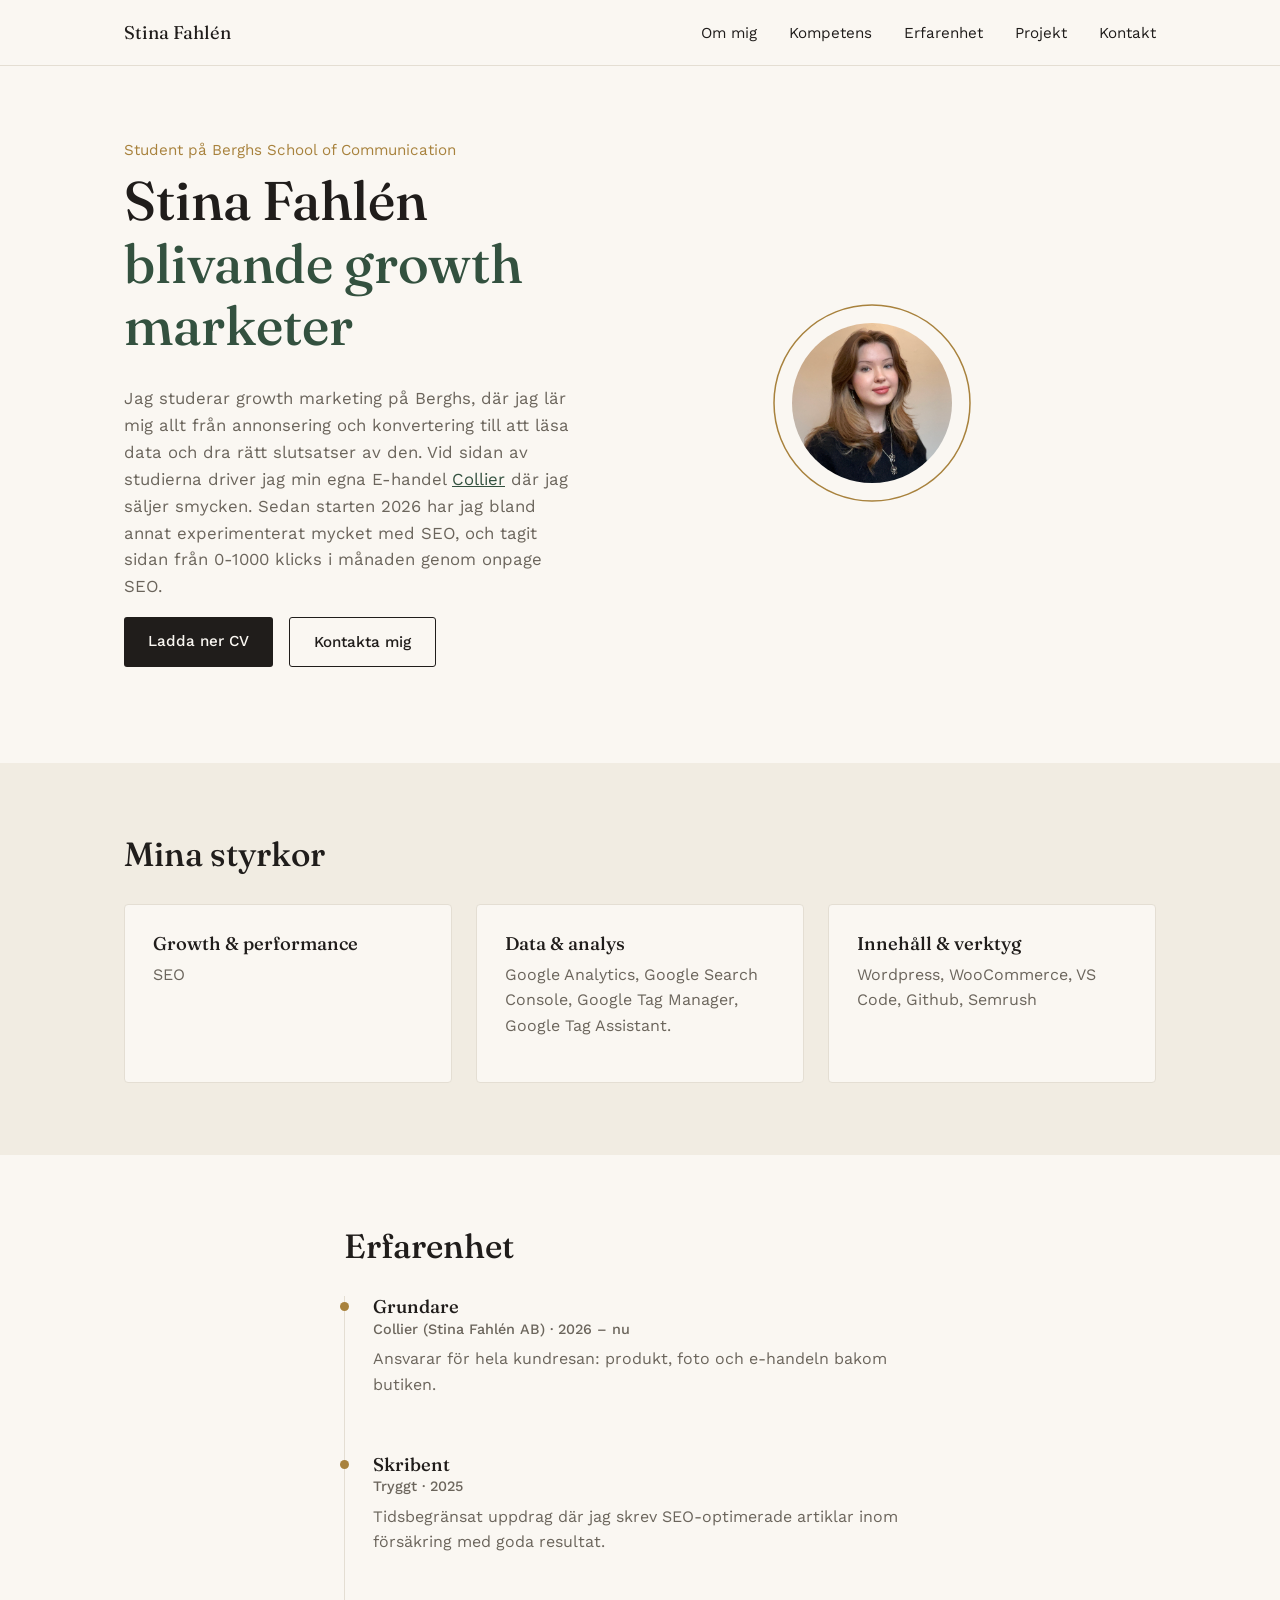
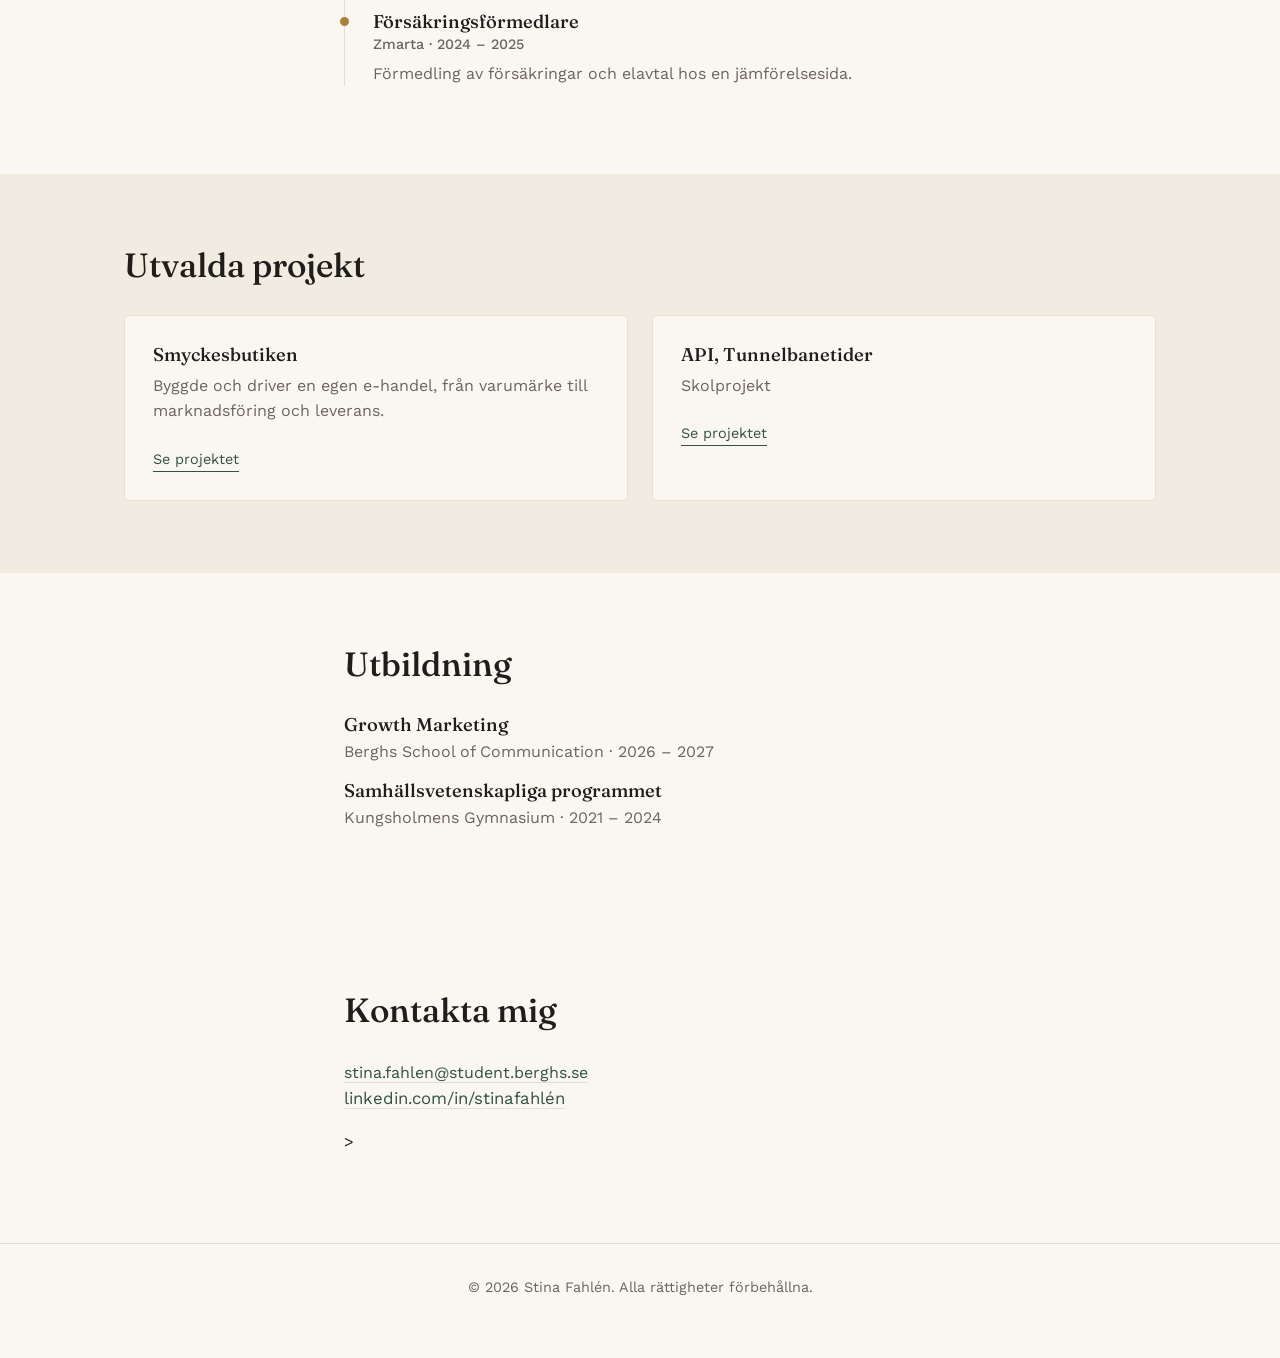
<file: index.html>
<!doctype html>
<html lang="sv">
  <head>
    <!-- Google Tag Manager -->
    <script>
      (function (w, d, s, l, i) {
        w[l] = w[l] || [];
        w[l].push({ "gtm.start": new Date().getTime(), event: "gtm.js" });
        var f = d.getElementsByTagName(s)[0],
          j = d.createElement(s),
          dl = l != "dataLayer" ? "&l=" + l : "";
        j.async = true;
        j.src = "https://www.googletagmanager.com/gtm.js?id=" + i + dl;
        f.parentNode.insertBefore(j, f);
      })(window, document, "script", "dataLayer", "GTM-NWSLXTLX");
    </script>
    <!-- End Google Tag Manager -->
    <meta charset="UTF-8" />
    <meta name="viewport" content="width=device-width, initial-scale=1.0" />
    <title>Stina Fahlén | Growth marketer</title>
    <link rel="preconnect" href="https://fonts.googleapis.com" />
    <link rel="preconnect" href="https://fonts.gstatic.com" crossorigin />
    <link
      href="https://fonts.googleapis.com/css2?family=Fraunces:opsz,wght@9..144,400;9..144,500;9..144,600&family=Work+Sans:wght@400;500;600&display=swap"
      rel="stylesheet"
    />
    <link rel="stylesheet" href="style.css" />
  </head>

  <body>
    <!-- Google Tag Manager (noscript) -->
    <noscript
      ><iframe
        src="https://www.googletagmanager.com/ns.html?id=GTM-NWSLXTLX"
        height="0"
        width="0"
        style="display: none; visibility: hidden"
      ></iframe
    ></noscript>
    <!-- End Google Tag Manager (noscript) -->

    <!-- Header -->
    <header class="site-header">
      <nav class="navbar">
        <a href="#top" class="logo">Stina Fahlén</a>

        <button
          class="nav-toggle"
          id="navToggle"
          aria-expanded="false"
          aria-controls="navLinks"
          aria-label="Öppna meny"
        >
          <span></span>
          <span></span>
          <span></span>
        </button>

        <ul class="nav-links" id="navLinks">
          <li><a href="#about">Om mig</a></li>
          <li><a href="#skills">Kompetens</a></li>
          <li><a href="#experience">Erfarenhet</a></li>
          <li><a href="#projects">Projekt</a></li>
          <li><a href="#contact">Kontakt</a></li>
        </ul>
      </nav>
    </header>

    <!-- Hero Section -->
    <section id="top" class="hero">
      <div class="hero-content">
        <p class="hero-kicker">Student på Berghs School of Communication</p>
        <h1>
          Stina Fahlén<br />
          <span>blivande growth marketer</span>
        </h1>

        <p class="hero-text">
          Jag studerar growth marketing på Berghs, där jag lär mig allt från
          annonsering och konvertering till att läsa data och dra rätt
          slutsatser av den. Vid sidan av studierna driver jag min egna E-handel
          <a href="https://collier.se/" id="collier-link">Collier</a> <script>
  document
    .getElementById("collier-link")
    .addEventListener("click", function () {
      window.dataLayer = window.dataLayer || [];
      dataLayer.push({
        event: "collier_click",
      });
    });
</script>
där jag säljer smycken.
          Sedan starten 2026 har jag bland annat experimenterat mycket med SEO,
          och tagit sidan från 0-1000 klicks i månaden genom onpage SEO.
        </p>

        <div class="hero-buttons">
          <a href="#" class="btn">Ladda ner CV</a>
          <a href="#contact" class="btn-outline">Kontakta mig</a>
        </div>
      </div>

     <div class="profile-image">
  <svg
    class="hero-motif"
    viewBox="0 0 220 220"
    aria-hidden="true"
    focusable="false"
  >
    <circle
      cx="110"
      cy="110"
      r="98"
      fill="none"
      stroke="var(--brass)"
      stroke-width="1.5"
    />
  </svg>
  <img src="min-bild.jpg" alt="Porträtt av Stina Fahlén" />
</div>
    </section>

    <!-- Skills Section -->
    <section id="skills" class="section alt">
      <div class="section-inner">
        <h2>Mina styrkor</h2>

        <div class="cards">
          <div class="card">
            <h3>Growth &amp; performance</h3>
            <p>SEO</p>
          </div>

          <div class="card">
            <h3>Data &amp; analys</h3>
            <p>
              Google Analytics, Google Search Console, Google Tag Manager,
              Google Tag Assistant.
            </p>
          </div>

          <div class="card">
            <h3>Innehåll &amp; verktyg</h3>
            <p>Wordpress, WooCommerce, VS Code, Github, Semrush</p>
          </div>
        </div>
      </div>
    </section>

    <!-- Experience Section -->
    <section id="experience" class="section">
      <div class="section-inner narrow">
        <h2>Erfarenhet</h2>

        <div class="timeline">
          <div class="timeline-item">
            <span class="timeline-dot" aria-hidden="true"></span>
            <h3>Grundare</h3>
            <h4>Collier (Stina Fahlén AB) &middot; 2026 – nu</h4>
            <p>
              Ansvarar för hela kundresan: produkt, foto och e-handeln bakom
              butiken.
            </p>
          </div>

          <div class="timeline-item">
            <span class="timeline-dot" aria-hidden="true"></span>
            <h3>Skribent</h3>
            <h4>Tryggt &middot; 2025</h4>
            <p>
              Tidsbegränsat uppdrag där jag skrev SEO-optimerade artiklar inom
              försäkring med goda resultat.
            </p>
          </div>

          <div class="timeline-item">
            <span class="timeline-dot" aria-hidden="true"></span>
            <h3>Försäkringsförmedlare</h3>
            <h4>Zmarta &middot; 2024 – 2025</h4>
            <p>Förmedling av försäkringar och elavtal hos en jämförelsesida.</p>
          </div>
        </div>
      </div>
    </section>

    <!-- Projects -->
    <section id="projects" class="section alt">
      <div class="section-inner">
        <h2>Utvalda projekt</h2>

        <div class="cards">
          <div class="card">
            <h3>Smyckesbutiken</h3>
            <p>
              Byggde och driver en egen e-handel, från varumärke till
              marknadsföring och leverans.
            </p>
            <a href="https://collier.se/">Se projektet</a>
          </div>

          <div class="card">
            <h3>API, Tunnelbanetider</h3>
            <p>Skolprojekt</p>
            <a href="https://stinafahlen.github.io/tunnelbana-api/tunnelbana-widget.html">Se projektet</a>
          </div>
        </div>
      </div>
    </section>

    <!-- Education -->
    <section class="section">
      <div class="section-inner narrow">
        <h2>Utbildning</h2>

        <div class="education">
          <h3>Growth Marketing</h3>
          <p>Berghs School of Communication &middot; 2026 – 2027</p>
        </div>
        <div class="education">
          <h3>Samhällsvetenskapliga programmet</h3>
          <p>Kungsholmens Gymnasium &middot; 2021 – 2024</p>
        </div>
      </div>
    </section>

    <!-- Contact -->
    <section id="contact" class="section contact">
      <div class="section-inner narrow">
        <h2>Kontakta mig</h2>
        <a href="mailto:stina.fahlen@student.berghs.se"
          >stina.fahlen@student.berghs.se</a
        >
        
        <p>
  <a
    href="https://www.linkedin.com/in/stina-fahlén-276808272/"
    id="linkedin-btn"
    target="_blank"
    rel="noopener"
    >linkedin.com/in/stinafahlén</a
  >
</p>

<script>
  document
    .getElementById("linkedin-btn")
    .addEventListener("click", function () {
      window.dataLayer = window.dataLayer || [];
      dataLayer.push({
        event: "linkedin_click",
      });
    });
</script>
          >
        </p>
      </div>
    </section>

    <!-- Footer -->
    <footer>
      <p>&copy; 2026 Stina Fahlén. Alla rättigheter förbehållna.</p>

      <div class="footer-links"></div>
    </footer>

    <script>
      const navToggle = document.getElementById("navToggle");
      const navLinks = document.getElementById("navLinks");

      navToggle.addEventListener("click", () => {
        const isOpen = navLinks.classList.toggle("is-open");
        navToggle.classList.toggle("is-open", isOpen);
        navToggle.setAttribute("aria-expanded", isOpen ? "true" : "false");
      });

      navLinks.querySelectorAll("a").forEach((link) => {
        link.addEventListener("click", () => {
          navLinks.classList.remove("is-open");
          navToggle.classList.remove("is-open");
          navToggle.setAttribute("aria-expanded", "false");
        });
      });
    </script>
  </body>
</html>
</file>
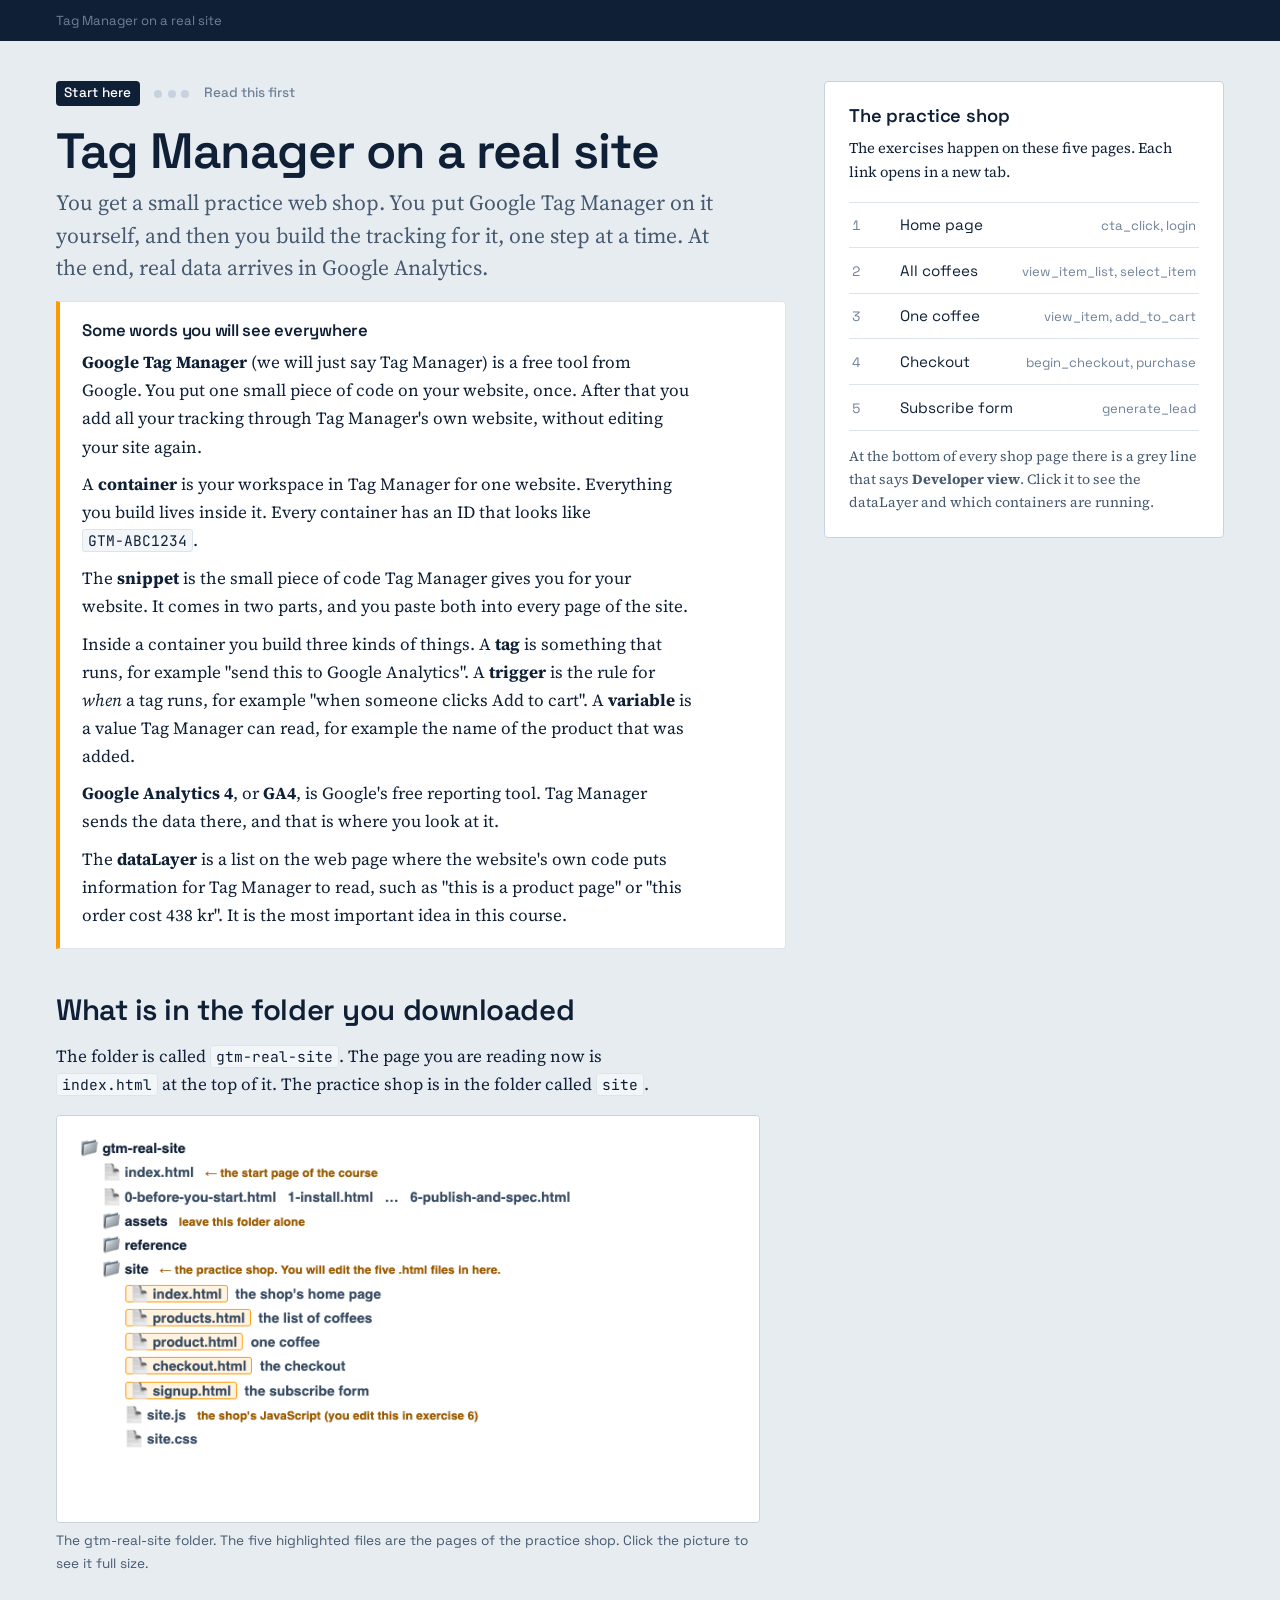
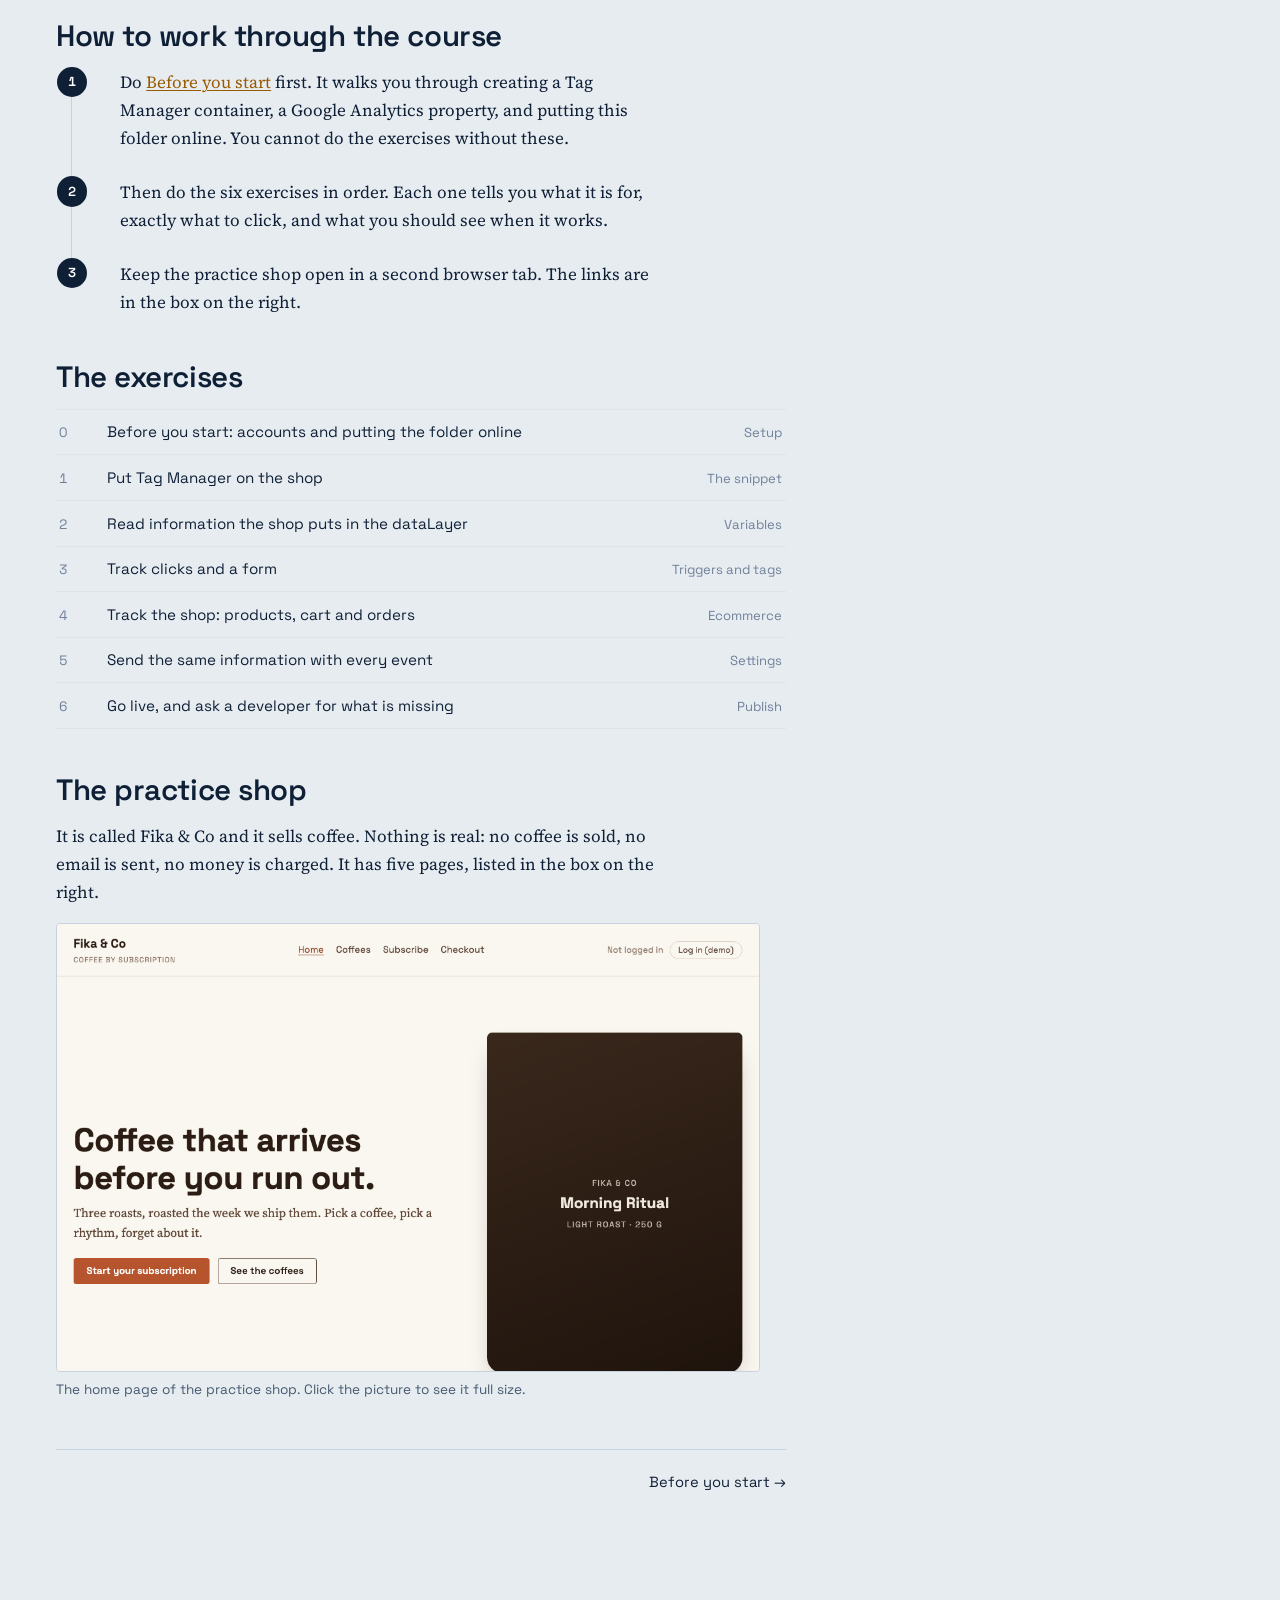
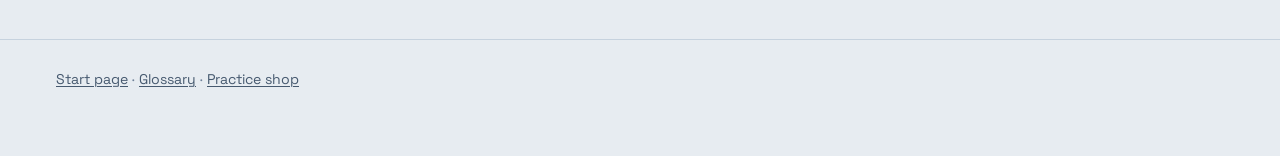
<file: gtm-real-site/index.html>
<!DOCTYPE html>
<html lang="en">
<head>
<!-- Google Tag Manager -->
<script>(function(w,d,s,l,i){w[l]=w[l]||[];w[l].push({'gtm.start':
new Date().getTime(),event:'gtm.js'});var f=d.getElementsByTagName(s)[0],
j=d.createElement(s),dl=l!='dataLayer'?'&l='+l:'';j.async=true;j.src=
'https://www.googletagmanager.com/gtm.js?id='+i+dl;f.parentNode.insertBefore(j,f);
})(window,document,'script','dataLayer','GTM-W2S6DPBK');</script>
<!-- End Google Tag Manager -->
<meta charset="UTF-8">
<meta name="viewport" content="width=device-width, initial-scale=1.0">
<title>Tag Manager on a real site</title>
<meta name="description" content="A hands-on Google Tag Manager course for beginners. You put Tag Manager on a small practice web shop yourself, then build the tracking for it step by step and see the results in Google Analytics.">
<link rel="preconnect" href="https://fonts.googleapis.com">
<link rel="preconnect" href="https://fonts.gstatic.com" crossorigin>
<link href="https://fonts.googleapis.com/css2?family=JetBrains+Mono:wght@400;700&family=Source+Serif+4:opsz,wght@8..60,400;8..60,600&family=Space+Grotesk:wght@400;500;600;700&display=swap" rel="stylesheet">
<link rel="stylesheet" href="assets/course.css">
</head>
<body>
<!-- Google Tag Manager (noscript) -->
<noscript><iframe src="https://www.googletagmanager.com/ns.html?id=GTM-W2S6DPBK"
height="0" width="0" style="display:none;visibility:hidden"></iframe></noscript>
<!-- End Google Tag Manager (noscript) -->

<a class="skip" href="#main">Skip to content</a>

<nav aria-label="Breadcrumb">
    <ul class="crumbs">
        <li><a href="index.html" aria-current="page">Tag Manager on a real site</a></li>
    </ul>
</nav>

<main id="main" class="wrap">
<div class="bench">
    <div class="column">

        <div class="ex-meta">
            <span class="ex-no">Start here</span>
            <span class="level"><i></i><i></i><i></i> </span>
            <span>Read this first</span>
        </div>

        <h1>Tag Manager on a real site</h1>
        <p class="lede">You get a small practice web shop. You put Google Tag Manager on it yourself, and then you build
            the tracking for it, one step at a time. At the end, real data arrives in Google Analytics.</p>

        <div class="purpose">
            <h2>Some words you will see everywhere</h2>
            <p><b>Google Tag Manager</b> (we will just say Tag Manager) is a free tool from Google. You put one small
                piece of code on your website, once. After that you add all your tracking through Tag Manager's own
                website, without editing your site again.</p>
            <p>A <b>container</b> is your workspace in Tag Manager for one website. Everything you build lives inside
                it. Every container has an ID that looks like <code>GTM-ABC1234</code>.</p>
            <p>The <b>snippet</b> is the small piece of code Tag Manager gives you for your website. It comes in two
                parts, and you paste both into every page of the site.</p>
            <p>Inside a container you build three kinds of things. A <b>tag</b> is something that runs, for example
                "send this to Google Analytics". A <b>trigger</b> is the rule for <em>when</em> a tag runs, for example
                "when someone clicks Add to cart". A <b>variable</b> is a value Tag Manager can read, for example the
                name of the product that was added.</p>
            <p><b>Google Analytics 4</b>, or <b>GA4</b>, is Google's free reporting tool. Tag Manager sends the data
                there, and that is where you look at it.</p>
            <p>The <b>dataLayer</b> is a list on the web page where the website's own code puts information for Tag
                Manager to read, such as "this is a product page" or "this order cost 438 kr". It is the most
                important idea in this course.</p>
        </div>

        <h2>What is in the folder you downloaded</h2>
        <p>The folder is called <code>gtm-real-site</code>. The page you are reading now is <code>index.html</code>
            at the top of it. The practice shop is in the folder called <code>site</code>.</p>
        <figure class="shot"><a href="assets/img/folder.png" target="_blank" rel="noopener"><img src="assets/img/folder.png" alt="The gtm-real-site folder. The five highlighted files are the pages of the practice shop."></a><figcaption>The gtm-real-site folder. The five highlighted files are the pages of the practice shop. Click the picture to see it full size.</figcaption></figure>

        <h2>How to work through the course</h2>
        <ol class="steps">
            <li><p>Do <a href="0-before-you-start.html">Before you start</a> first. It walks you through creating a
                Tag Manager container, a Google Analytics property, and putting this folder online. You cannot do the
                exercises without these.</p></li>
            <li><p>Then do the six exercises in order. Each one tells you what it is for, exactly what to click, and
                what you should see when it works.</p></li>
            <li><p>Keep the practice shop open in a second browser tab. The links are in the box on the right.</p></li>
        </ol>

        <h2>The exercises</h2>
        <ul class="exercises">
            <li><a href="0-before-you-start.html"><span class="n">0</span><span>Before you start: accounts and putting the folder online</span><span class="what">Setup</span></a></li>
            <li><a href="1-install.html"><span class="n">1</span><span>Put Tag Manager on the shop</span><span class="what">The snippet</span></a></li>
            <li><a href="2-page-data.html"><span class="n">2</span><span>Read information the shop puts in the dataLayer</span><span class="what">Variables</span></a></li>
            <li><a href="3-custom-events.html"><span class="n">3</span><span>Track clicks and a form</span><span class="what">Triggers and tags</span></a></li>
            <li><a href="4-ecommerce.html"><span class="n">4</span><span>Track the shop: products, cart and orders</span><span class="what">Ecommerce</span></a></li>
            <li><a href="5-shared-settings.html"><span class="n">5</span><span>Send the same information with every event</span><span class="what">Settings</span></a></li>
            <li><a href="6-publish-and-spec.html"><span class="n">6</span><span>Go live, and ask a developer for what is missing</span><span class="what">Publish</span></a></li>
        </ul>

        <h2>The practice shop</h2>
        <p>It is called Fika &amp; Co and it sells coffee. Nothing is real: no coffee is sold, no email is sent, no
            money is charged. It has five pages, listed in the box on the right.</p>
        <figure class="shot"><a href="assets/img/site-home.png" target="_blank" rel="noopener"><img src="assets/img/site-home.png" alt="The home page of the practice shop."></a><figcaption>The home page of the practice shop. Click the picture to see it full size.</figcaption></figure>


        <div class="pager">
            <span></span>
            <span><a href="0-before-you-start.html">Before you start &rarr;</a></span>
        </div>
    </div>

    <div class="rail">
        <div class="card">
            <h3 style="margin-top:0">The practice shop</h3>
            <p style="font-size:.92rem">The exercises happen on these five pages. Each link opens in a new tab.</p>
            <ul class="exercises"><li><a href="site/index.html" target="_blank" rel="noopener"><span class="n">1</span><span>Home page</span><span class="what">cta_click, login</span></a></li><li><a href="site/products.html" target="_blank" rel="noopener"><span class="n">2</span><span>All coffees</span><span class="what">view_item_list, select_item</span></a></li><li><a href="site/product.html?sku=FK-002" target="_blank" rel="noopener"><span class="n">3</span><span>One coffee</span><span class="what">view_item, add_to_cart</span></a></li><li><a href="site/checkout.html" target="_blank" rel="noopener"><span class="n">4</span><span>Checkout</span><span class="what">begin_checkout, purchase</span></a></li><li><a href="site/signup.html" target="_blank" rel="noopener"><span class="n">5</span><span>Subscribe form</span><span class="what">generate_lead</span></a></li></ul>
            <p style="font-size:.88rem;margin:.9rem 0 0;color:var(--ink-2)">At the bottom of every shop page there is a grey line that says <b>Developer view</b>. Click it to see the dataLayer and which containers are running.</p>
        </div>
    </div>
</div>
</main>

<footer class="site">
    <p><a href="index.html">Start page</a> · <a href="reference/glossary.html">Glossary</a> · <a href="site/index.html">Practice shop</a></p>
</footer>

</body>
</html>
</file>
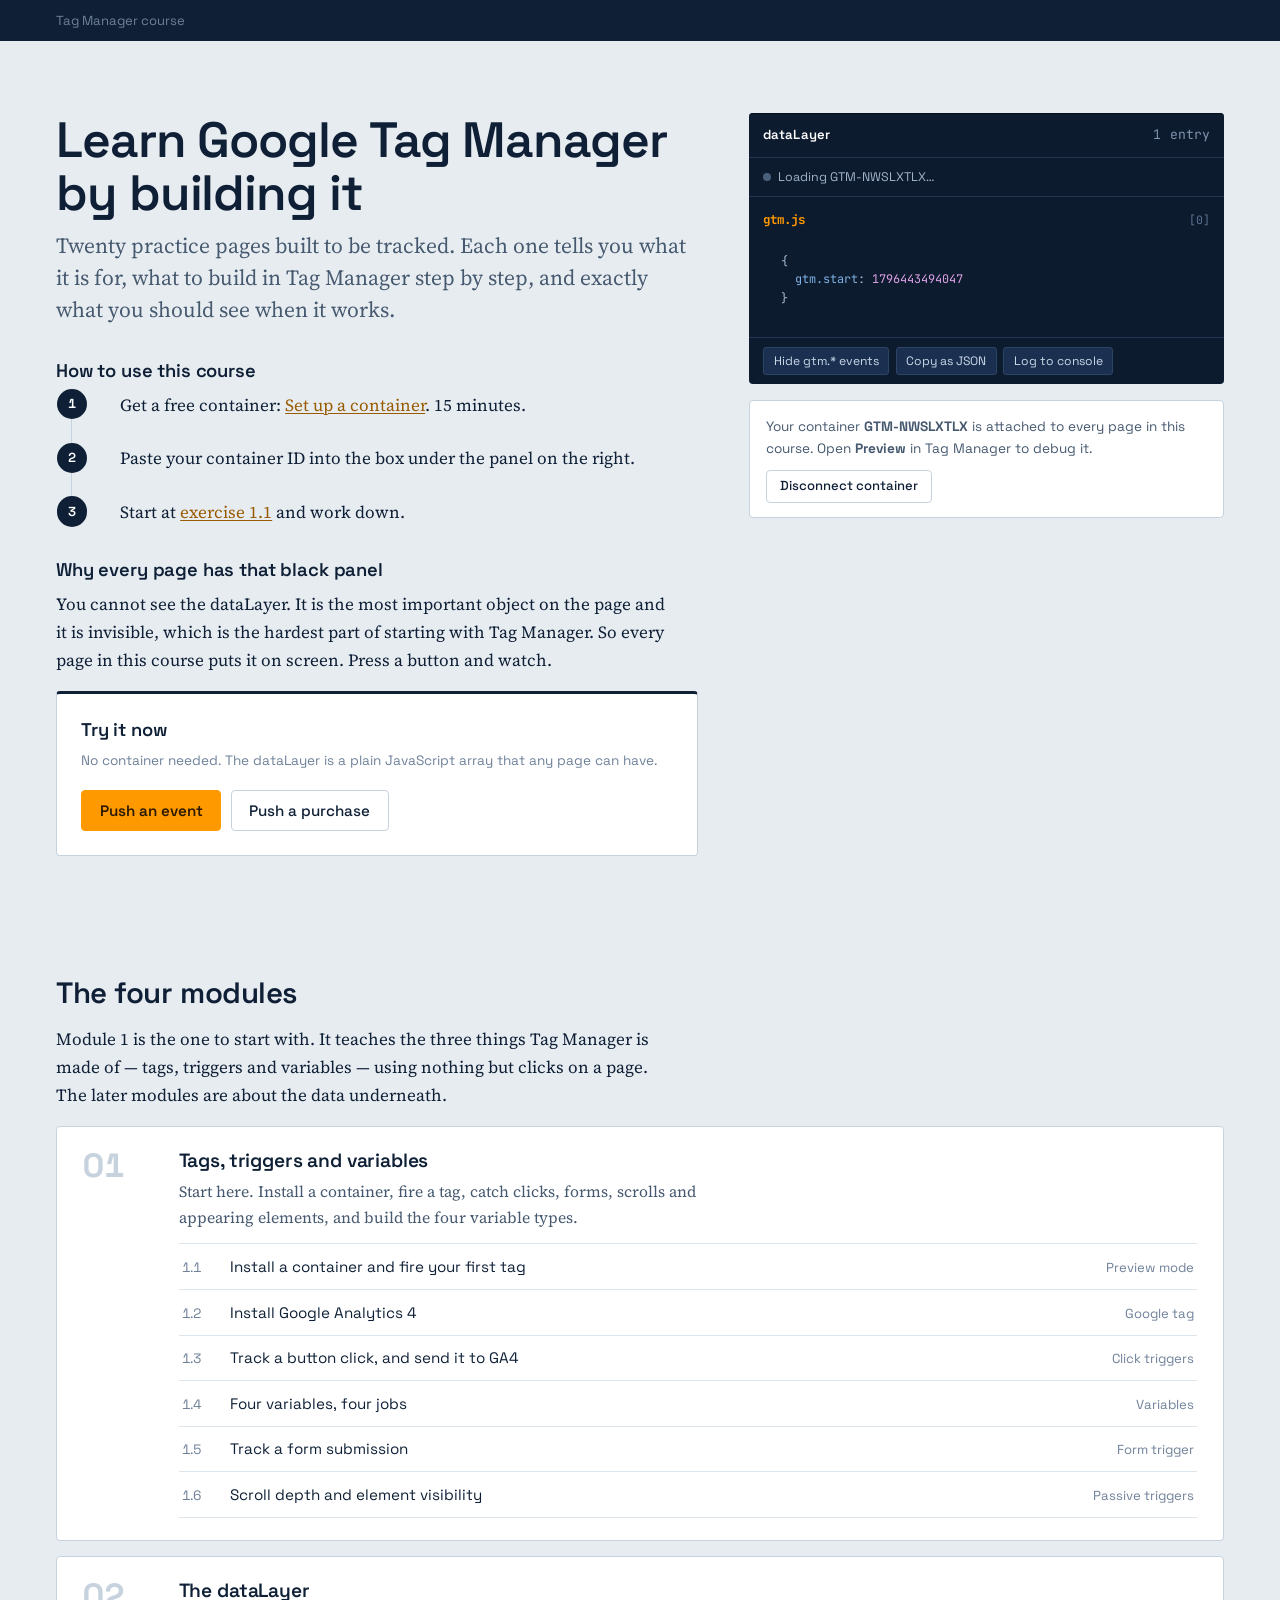
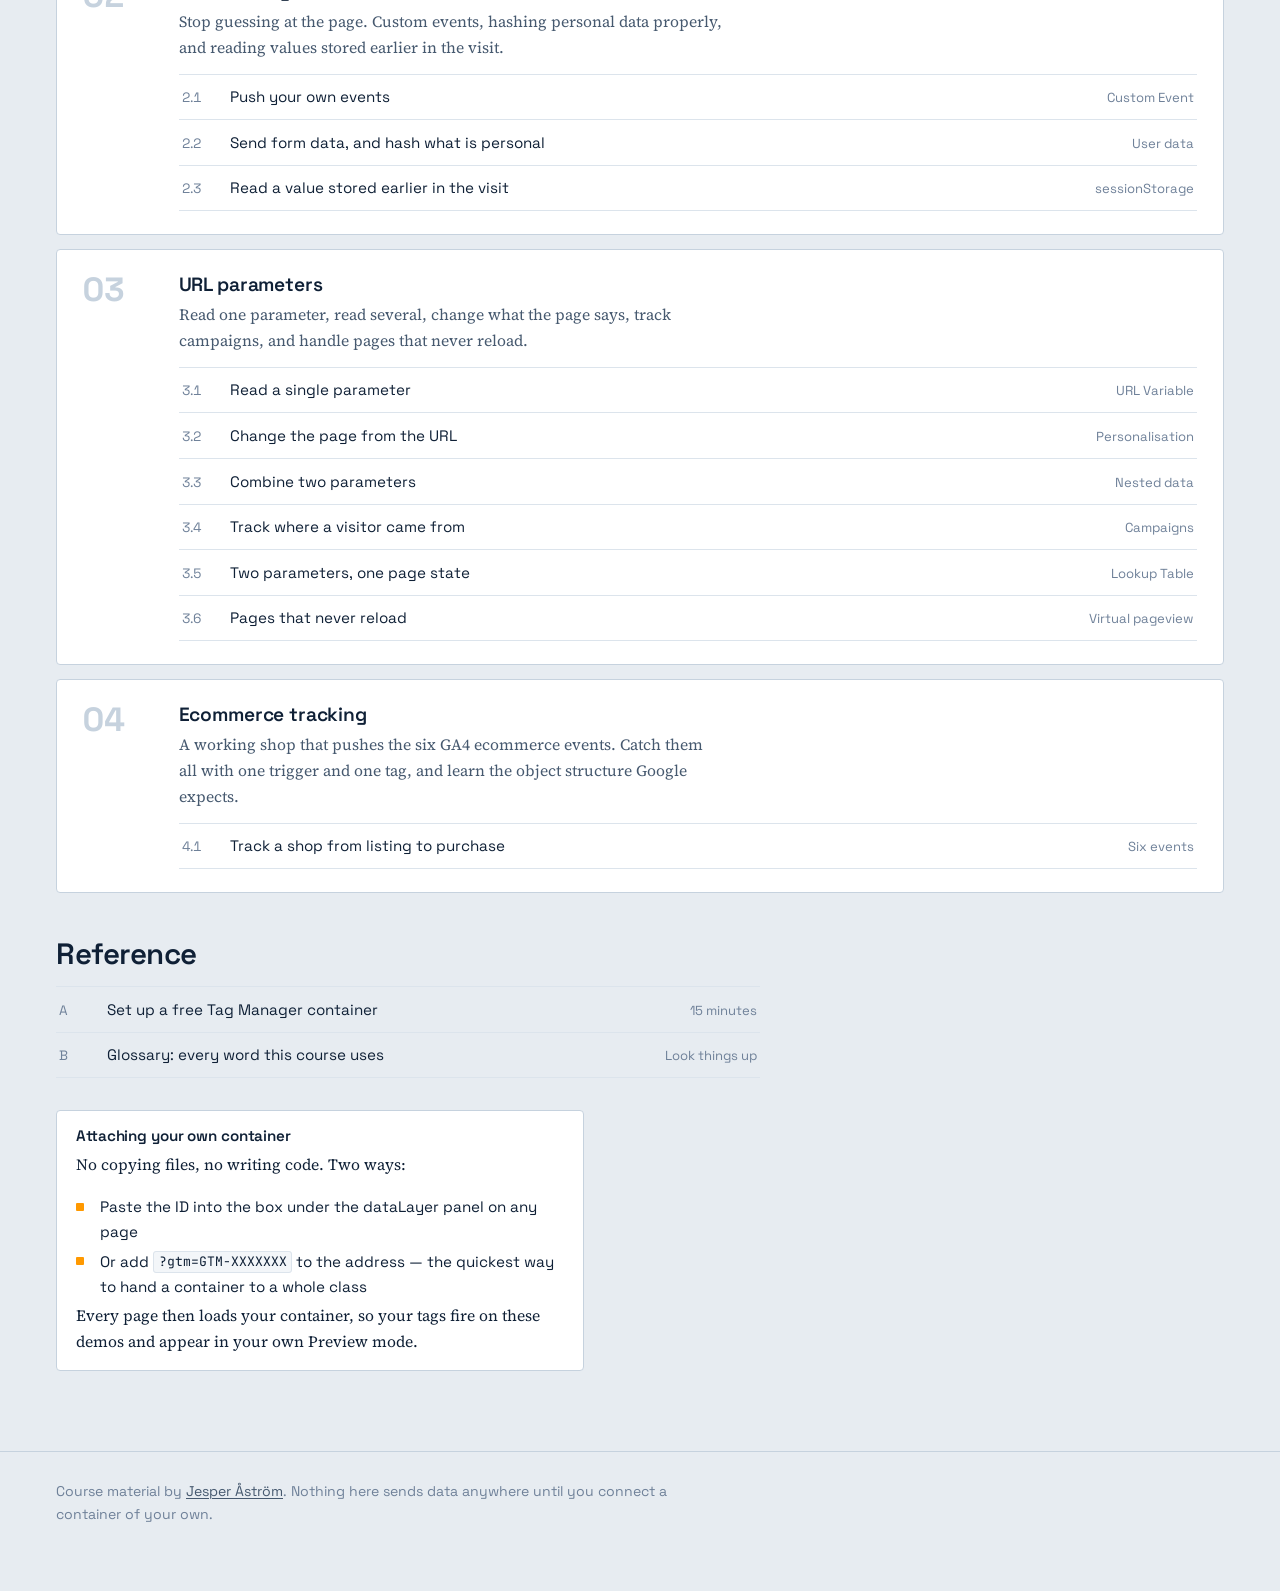
<file: gtm-course/gtm-course/index.html>
<!DOCTYPE html>
<html lang="en">
<head>
<meta charset="UTF-8">
<meta name="viewport" content="width=device-width, initial-scale=1.0">

<title>Google Tag Manager — a hands-on course</title>
<meta name="description" content="Twenty practice pages for learning Google Tag Manager: tags, triggers, variables, the dataLayer, URL parameters and ecommerce tracking. Attach your own container and watch the dataLayer live.">

<link rel="preconnect" href="https://fonts.googleapis.com">
<link rel="preconnect" href="https://fonts.gstatic.com" crossorigin>
<link href="https://fonts.googleapis.com/css2?family=JetBrains+Mono:wght@400;700&family=Source+Serif+4:opsz,wght@8..60,400;8..60,600&family=Space+Grotesk:wght@400;500;600;700&display=swap" rel="stylesheet">
<link rel="stylesheet" href="assets/course.css">
<script src="assets/config.js"></script>
<script src="assets/course.js"></script>
</head>
<body>

<a class="skip" href="#main">Skip to content</a>

<nav aria-label="Breadcrumb">
    <ul class="crumbs">
        <li><a href="index.html" aria-current="page">Tag Manager course</a></li>
    </ul>
</nav>

<main id="main" class="wrap">

    <section class="hero">
        <div class="hero-grid">
            <div>
                <h1>Learn Google Tag Manager by building it</h1>
                <p class="lede">Twenty practice pages built to be tracked. Each one tells you what it is for, what to
                    build in Tag Manager step by step, and exactly what you should see when it works.</p>

                <h3>How to use this course</h3>
                <ol class="steps">
                    <li><p>Get a free container: <a href="reference/setup.html">Set up a container</a>. 15 minutes.</p></li>
                    <li><p>Paste your container ID into the box under the panel on the right.</p></li>
                    <li><p>Start at <a href="01-gtm-basics/1-first-tag.html">exercise 1.1</a> and work down.</p></li>
                </ol>

                <h3>Why every page has that black panel</h3>
                <p>You cannot see the dataLayer. It is the most important object on the page and it is invisible,
                    which is the hardest part of starting with Tag Manager. So every page in this course puts it on
                    screen. Press a button and watch.</p>

                <div class="demo">
                    <h3>Try it now</h3>
                    <p class="demo-hint">No container needed. The dataLayer is a plain JavaScript array that any page
                        can have.</p>
                    <div class="row">
                        <button class="btn signal" id="hero-btn">Push an event</button>
                        <button class="btn secondary" id="hero-btn-2">Push a purchase</button>
                    </div>
                </div>
            </div>

            <div id="monitor"></div>
        </div>
    </section>

    <section class="page">
        <h2>The four modules</h2>
        <p>Module 1 is the one to start with. It teaches the three things Tag Manager is made of — tags, triggers and
            variables — using nothing but clicks on a page. The later modules are about the data underneath.</p>

        <ol class="module-list">

            <li class="module">
                <div>
                    <h3><a href="01-gtm-basics/index.html">Tags, triggers and variables</a></h3>
                    <p>Start here. Install a container, fire a tag, catch clicks, forms, scrolls and appearing
                        elements, and build the four variable types.</p>
                    <ul class="exercises">
            <li><a href="01-gtm-basics/1-first-tag.html"><span class="n">1.1</span><span>Install a container and fire your first tag</span><span class="what">Preview mode</span></a></li>
            <li><a href="01-gtm-basics/2-install-ga4.html"><span class="n">1.2</span><span>Install Google Analytics 4</span><span class="what">Google tag</span></a></li>
            <li><a href="01-gtm-basics/3-click-trigger.html"><span class="n">1.3</span><span>Track a button click, and send it to GA4</span><span class="what">Click triggers</span></a></li>
            <li><a href="01-gtm-basics/4-variables.html"><span class="n">1.4</span><span>Four variables, four jobs</span><span class="what">Variables</span></a></li>
            <li><a href="01-gtm-basics/5-form-trigger.html"><span class="n">1.5</span><span>Track a form submission</span><span class="what">Form trigger</span></a></li>
            <li><a href="01-gtm-basics/6-scroll-visibility.html"><span class="n">1.6</span><span>Scroll depth and element visibility</span><span class="what">Passive triggers</span></a></li>
                    </ul>
                </div>
            </li>

            <li class="module">
                <div>
                    <h3><a href="02-datalayer/index.html">The dataLayer</a></h3>
                    <p>Stop guessing at the page. Custom events, hashing personal data properly, and reading values
                        stored earlier in the visit.</p>
                    <ul class="exercises">
                        <li><a href="02-datalayer/1-push-events.html"><span class="n">2.1</span><span>Push your own events</span><span class="what">Custom Event</span></a></li>
                        <li><a href="02-datalayer/2-form-user-data.html"><span class="n">2.2</span><span>Send form data, and hash what is personal</span><span class="what">User data</span></a></li>
                        <li><a href="02-datalayer/3-storage.html"><span class="n">2.3</span><span>Read a value stored earlier in the visit</span><span class="what">sessionStorage</span></a></li>
                    </ul>
                </div>
            </li>

            <li class="module">
                <div>
                    <h3><a href="03-url-parameters/index.html">URL parameters</a></h3>
                    <p>Read one parameter, read several, change what the page says, track campaigns, and handle
                        pages that never reload.</p>
                    <ul class="exercises">
                        <li><a href="03-url-parameters/1-one-parameter.html"><span class="n">3.1</span><span>Read a single parameter</span><span class="what">URL Variable</span></a></li>
                        <li><a href="03-url-parameters/2-swap-content.html"><span class="n">3.2</span><span>Change the page from the URL</span><span class="what">Personalisation</span></a></li>
                        <li><a href="03-url-parameters/3-two-parameters.html"><span class="n">3.3</span><span>Combine two parameters</span><span class="what">Nested data</span></a></li>
                        <li><a href="03-url-parameters/4-campaign-source.html"><span class="n">3.4</span><span>Track where a visitor came from</span><span class="what">Campaigns</span></a></li>
                        <li><a href="03-url-parameters/5-personalise.html"><span class="n">3.5</span><span>Two parameters, one page state</span><span class="what">Lookup Table</span></a></li>
                        <li><a href="03-url-parameters/6-virtual-pageviews.html"><span class="n">3.6</span><span>Pages that never reload</span><span class="what">Virtual pageview</span></a></li>
                    </ul>
                </div>
            </li>

            <li class="module">
                <div>
                    <h3><a href="04-ecommerce/index.html">Ecommerce tracking</a></h3>
                    <p>A working shop that pushes the six GA4 ecommerce events. Catch them all with one trigger and
                        one tag, and learn the object structure Google expects.</p>
                    <ul class="exercises">
                        <li><a href="04-ecommerce/1-shop.html"><span class="n">4.1</span><span>Track a shop from listing to purchase</span><span class="what">Six events</span></a></li>
                    </ul>
                </div>
            </li>

        </ol>

        <h2>Reference</h2>
        <ul class="exercises" style="max-width:44rem">
            <li><a href="reference/setup.html"><span class="n">A</span><span>Set up a free Tag Manager container</span><span class="what">15 minutes</span></a></li>
            <li><a href="reference/glossary.html"><span class="n">B</span><span>Glossary: every word this course uses</span><span class="what">Look things up</span></a></li>
        </ul>

        <div class="note" style="margin-top:2rem">
            <h3>Attaching your own container</h3>
            <p>No copying files, no writing code. Two ways:</p>
            <ul class="build-list">
                <li>Paste the ID into the box under the dataLayer panel on any page</li>
                <li>Or add <code>?gtm=GTM-XXXXXXX</code> to the address — the quickest way to hand a container to a whole class</li>
            </ul>
            <p>Every page then loads your container, so your tags fire on these demos and appear in your own Preview
                mode.</p>
        </div>
    </section>

</main>

<footer class="site">
    <p>Course material by <a href="https://jesperastrom.github.io/">Jesper Åström</a>.
        Nothing here sends data anywhere until you connect a container of your own.</p>
</footer>

<script>
document.getElementById('hero-btn').addEventListener('click', function () {
    Course.push({
        event: 'course_demo_click',
        button_text: this.textContent,
        page_section: 'hero'
    });
});

document.getElementById('hero-btn-2').addEventListener('click', function () {
    Course.push({
        event: 'purchase',
        ecommerce: {
            transaction_id: 'T-' + Math.floor(Math.random() * 90000 + 10000),
            value: 419.00,
            currency: 'SEK',
            items: [{ item_id: 'SKU-12', item_name: 'Demo product', price: 419.00, quantity: 1 }]
        }
    });
});
</script>

</body>
</html>
</file>
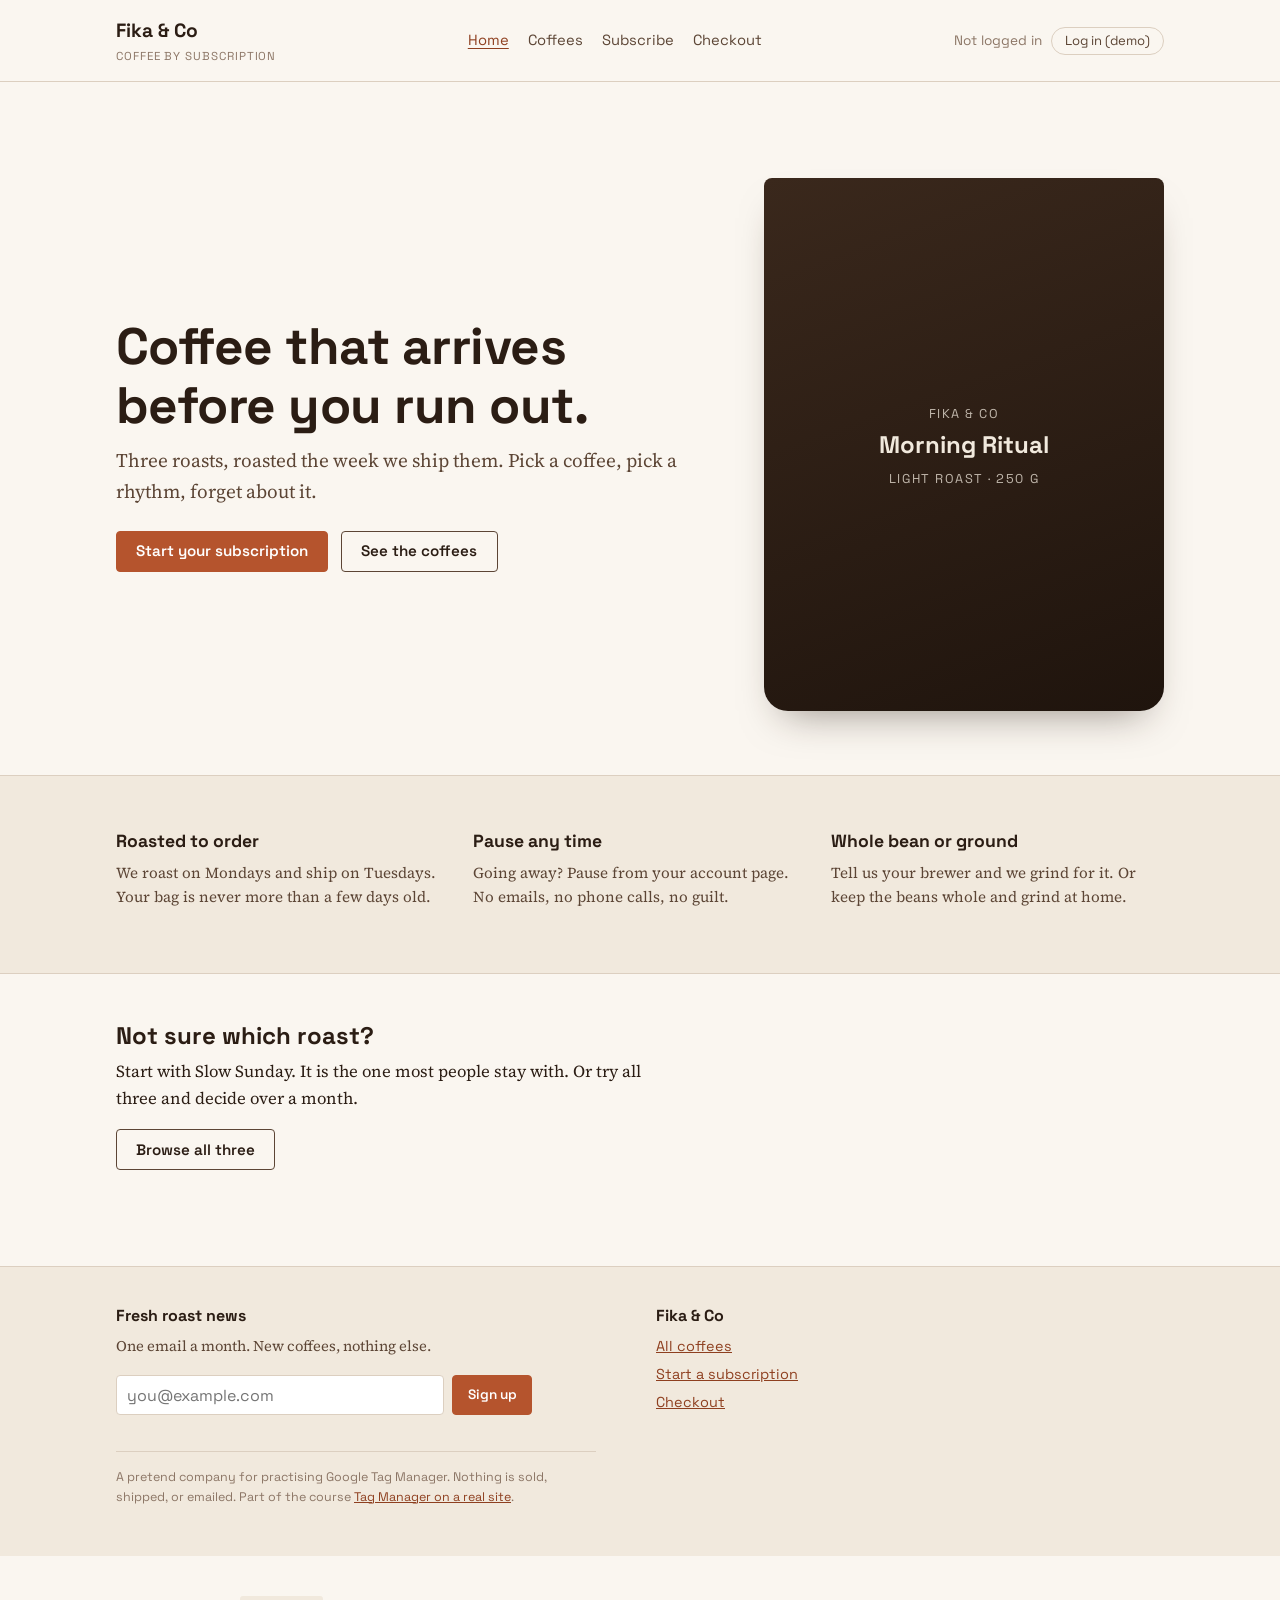
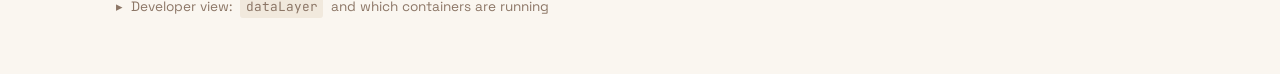
<file: gtm-real-site/site/index.html>
<!doctype html>
<html lang="en">
  <head>
    <!-- Google Tag Manager -->
    <script>
      (function (w, d, s, l, i) {
        w[l] = w[l] || [];
        w[l].push({ "gtm.start": new Date().getTime(), event: "gtm.js" });
        var f = d.getElementsByTagName(s)[0],
          j = d.createElement(s),
          dl = l != "dataLayer" ? "&l=" + l : "";
        j.async = true;
        j.src = "https://www.googletagmanager.com/gtm.js?id=" + i + dl;
        f.parentNode.insertBefore(j, f);
      })(window, document, "script", "dataLayer", "GTM-W2S6DPBK");
    </script>
    <!-- End Google Tag Manager -->
    <meta charset="UTF-8" />
    <meta name="viewport" content="width=device-width, initial-scale=1.0" />
    <title>Fika & Co — Coffee by subscription</title>
    <meta
      name="description"
      content="Practice site for the Tag Manager course, module 5. Fresh-roasted coffee by subscription."
    />
    <link rel="preconnect" href="https://fonts.googleapis.com" />
    <link rel="preconnect" href="https://fonts.gstatic.com" crossorigin />
    <link
      href="https://fonts.googleapis.com/css2?family=JetBrains+Mono:wght@400;700&family=Source+Serif+4:opsz,wght@8..60,400;8..60,600&family=Space+Grotesk:wght@400;500;600;700&display=swap"
      rel="stylesheet"
    />
    <link rel="stylesheet" href="site.css" />

    <!-- Page data. site.js pushes this into the dataLayer straight away, BEFORE
     any container loads, so every tag on the page can read page.* and user.* -->
    <script>
      window.FIKA_PAGE = { type: "home", category: null };
    </script>
    <script src="site.js"></script>

    <!-- ======================================================================
     EXERCISE 1 — PASTE THE <head> PART OF YOUR GOOGLE TAG MANAGER
     SNIPPET ON THE EMPTY LINE BELOW THIS COMMENT.

     (The snippet at the very top of this file belongs to the course author.
     Leave it there. Two containers on one page is normal.)
     ====================================================================== -->
    <!-- Google Tag Manager -->
    <script>
      (function (w, d, s, l, i) {
        w[l] = w[l] || [];
        w[l].push({ "gtm.start": new Date().getTime(), event: "gtm.js" });
        var f = d.getElementsByTagName(s)[0],
          j = d.createElement(s),
          dl = l != "dataLayer" ? "&l=" + l : "";
        j.async = true;
        j.src = "https://www.googletagmanager.com/gtm.js?id=" + i + dl;
        f.parentNode.insertBefore(j, f);
      })(window, document, "script", "dataLayer", "GTM-NWSLXTLX");
    </script>
    <!-- End Google Tag Manager -->
    <!-- ====================================================================== -->

    <!-- Developer view: the collapsible dataLayer panel at the bottom of the page.
     A real site would not have this. -->
    <script>
      window.GTM_COURSE_MANUAL = "GTM-W2S6DPBK";
    </script>
    <script src="../assets/course.js"></script>
  </head>
  <body data-page="home">
    <!-- Google Tag Manager (noscript) -->
    <noscript
      ><iframe
        src="https://www.googletagmanager.com/ns.html?id=GTM-W2S6DPBK"
        height="0"
        width="0"
        style="display: none; visibility: hidden"
      ></iframe
    ></noscript>
    <!-- End Google Tag Manager (noscript) -->

    <!-- ======================================================================
     EXERCISE 1 — PASTE THE <body> PART OF YOUR SNIPPET (the <noscript>
     iframe) ON THE EMPTY LINE BELOW THIS COMMENT.
     ====================================================================== -->
    <!-- Google Tag Manager (noscript) -->
    <noscript
      ><iframe
        src="https://www.googletagmanager.com/ns.html?id=GTM-NWSLXTLX"
        height="0"
        width="0"
        style="display: none; visibility: hidden"
      ></iframe
    ></noscript>
    <!-- End Google Tag Manager (noscript) -->
    <!-- ====================================================================== -->

    <header class="top">
      <div class="wrap">
        <a class="brand" href="index.html"
          >Fika &amp; Co <small>Coffee by subscription</small></a
        >
        <nav aria-label="Main">
          <ul>
            <li><a href="index.html" aria-current="page">Home</a></li>
            <li><a href="products.html">Coffees</a></li>
            <li><a href="signup.html">Subscribe</a></li>
            <li><a href="checkout.html">Checkout</a></li>
          </ul>
        </nav>
        <div class="account" id="account"></div>
      </div>
    </header>

    <main>
      <section class="hero">
        <div class="wrap">
          <div>
            <h1>Coffee that arrives before you run out.</h1>
            <p class="lede">
              Three roasts, roasted the week we ship them. Pick a coffee, pick a
              rhythm, forget about it.
            </p>
            <div class="row">
              <a class="btn" href="signup.html" data-cta="hero"
                >Start your subscription</a
              >
              <a
                class="btn ghost"
                href="products.html"
                data-cta="hero_secondary"
                >See the coffees</a
              >
            </div>
          </div>
          <div class="bag">
            <div>
              <span>Fika &amp; Co</span><b>Morning Ritual</b
              ><span>Light roast · 250 g</span>
            </div>
          </div>
        </div>
      </section>

      <section class="band cream">
        <div class="wrap">
          <div class="three">
            <div>
              <h3>Roasted to order</h3>
              <p>
                We roast on Mondays and ship on Tuesdays. Your bag is never more
                than a few days old.
              </p>
            </div>
            <div>
              <h3>Pause any time</h3>
              <p>
                Going away? Pause from your account page. No emails, no phone
                calls, no guilt.
              </p>
            </div>
            <div>
              <h3>Whole bean or ground</h3>
              <p>
                Tell us your brewer and we grind for it. Or keep the beans whole
                and grind at home.
              </p>
            </div>
          </div>
        </div>
      </section>

      <section class="band">
        <div class="wrap">
          <h2>Not sure which roast?</h2>
          <p>
            Start with Slow Sunday. It is the one most people stay with. Or try
            all three and decide over a month.
          </p>
          <a class="btn ghost" href="products.html" data-cta="mid_page"
            >Browse all three</a
          >
        </div>
      </section>
    </main>

    <footer class="foot">
      <div class="wrap">
        <div>
          <h3>Fresh roast news</h3>
          <p>One email a month. New coffees, nothing else.</p>
          <form id="footer-newsletter">
            <input
              type="email"
              name="email"
              placeholder="you@example.com"
              aria-label="Email address"
              required
            />
            <button class="btn small" type="submit">Sign up</button>
          </form>
        </div>
        <div>
          <h3>Fika &amp; Co</h3>
          <ul>
            <li><a href="products.html">All coffees</a></li>
            <li><a href="signup.html">Start a subscription</a></li>
            <li><a href="checkout.html">Checkout</a></li>
          </ul>
        </div>
        <p class="legal">
          A pretend company for practising Google Tag Manager. Nothing is sold,
          shipped, or emailed. Part of the course
          <a href="../index.html">Tag Manager on a real site</a>.
        </p>
      </div>
    </footer>

    <details class="devpanel">
      <summary>
        Developer view: <code>dataLayer</code> and which containers are running
      </summary>
      <p class="devnote">
        This panel is course scaffolding. Your Tag Manager <b>Preview</b> mode
        shows the same information, and that is the tool you will use on real
        sites.
      </p>
      <div id="monitor"></div>
    </details>
  </body>
</html>
</file>
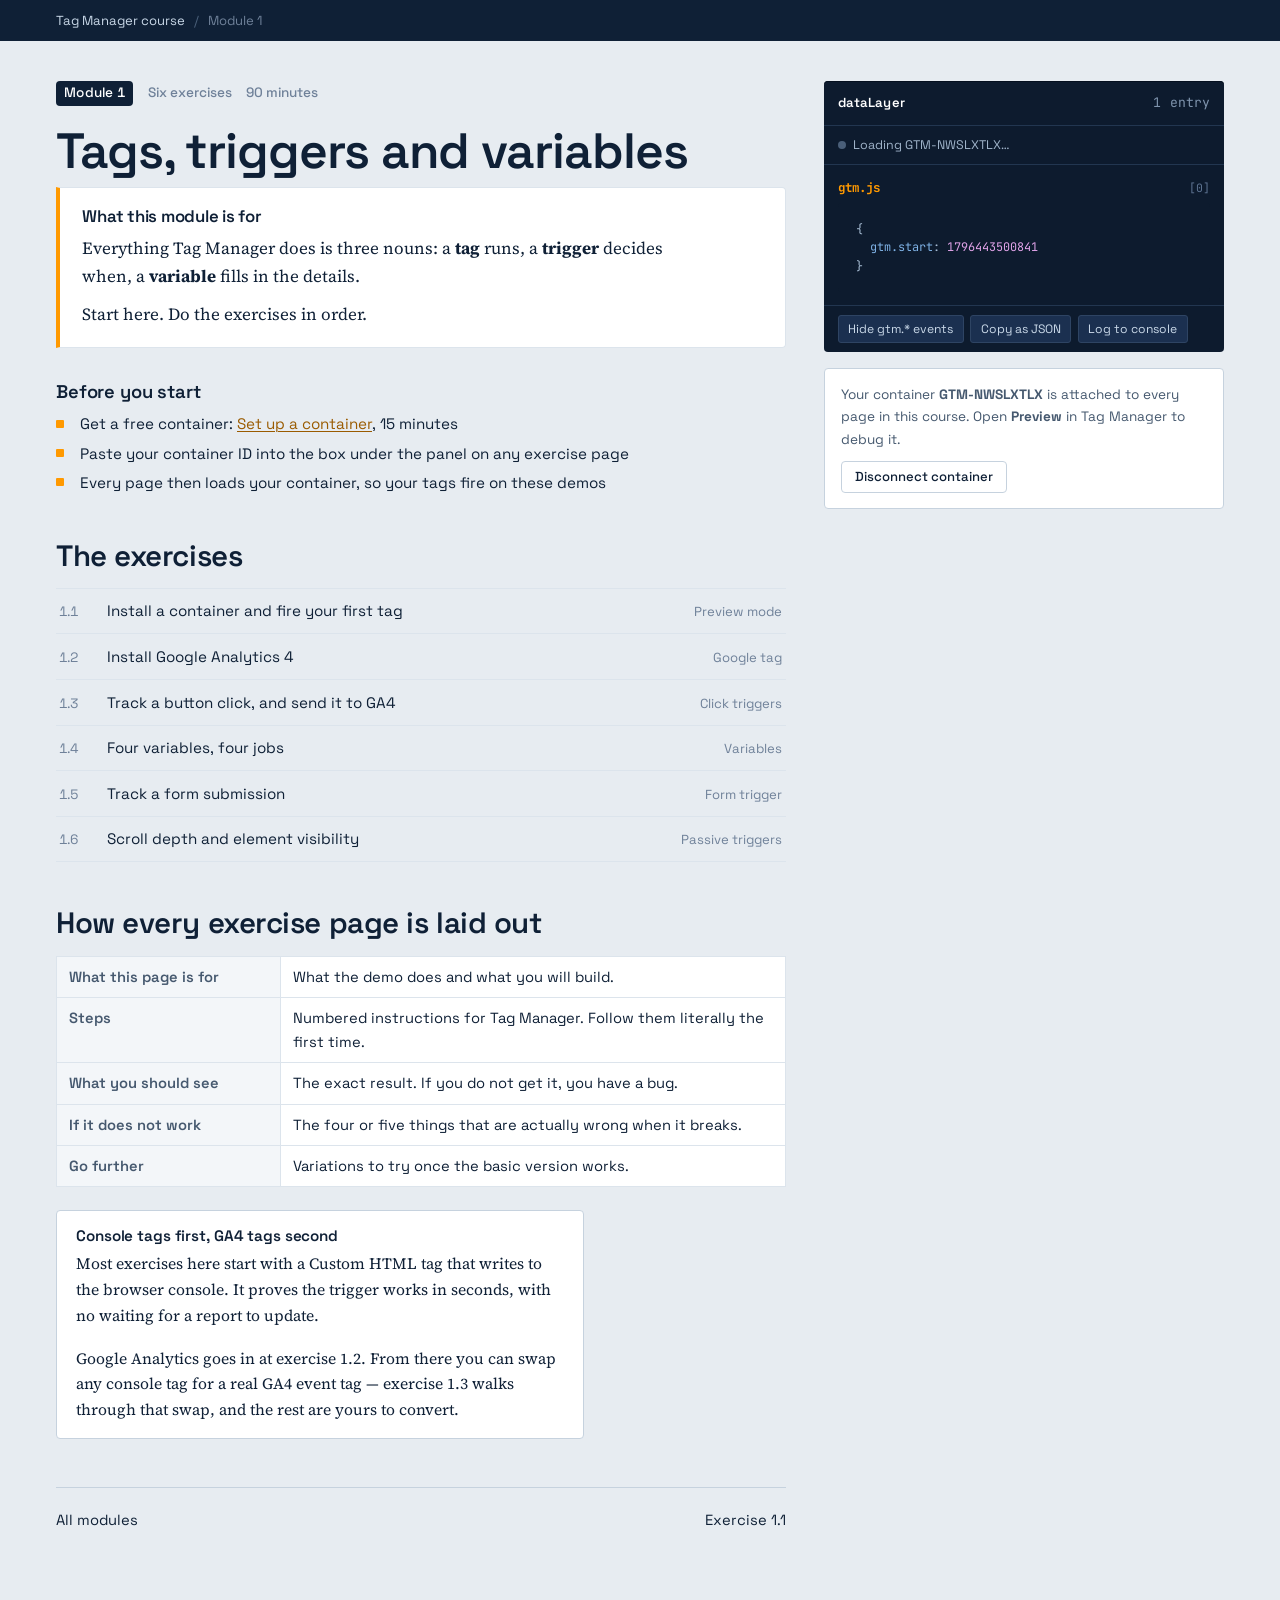
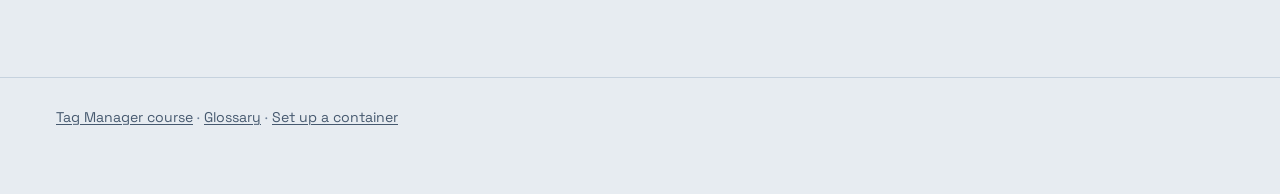
<file: gtm-course/gtm-course/01-gtm-basics/index.html>
<!DOCTYPE html>
<html lang="en">
<head>
<meta charset="UTF-8">
<meta name="viewport" content="width=device-width, initial-scale=1.0">
<title>Module 1 — Tags, triggers and variables</title>
<meta name="description" content="Beginner Google Tag Manager exercises: install a container, fire a tag, build click and form triggers, and create the four variable types you will use every day.">
<link rel="preconnect" href="https://fonts.googleapis.com">
<link rel="preconnect" href="https://fonts.gstatic.com" crossorigin>
<link href="https://fonts.googleapis.com/css2?family=JetBrains+Mono:wght@400;700&family=Source+Serif+4:opsz,wght@8..60,400;8..60,600&family=Space+Grotesk:wght@400;500;600;700&display=swap" rel="stylesheet">
<link rel="stylesheet" href="../assets/course.css">
<script src="../assets/config.js"></script>
<script src="../assets/course.js"></script>
</head>
<body>

<a class="skip" href="#main">Skip to content</a>

<nav aria-label="Breadcrumb">
    <ul class="crumbs">
        <li><a href="../index.html">Tag Manager course</a></li>
        <li><a href="index.html" aria-current="page">Module 1</a></li>
    </ul>
</nav>

<main id="main" class="wrap">
<div class="bench">
    <div class="column">

        <div class="ex-meta">
            <span class="ex-no">Module 1</span>
            <span>Six exercises</span>
            <span>90 minutes</span>
        </div>

        <h1>Tags, triggers and variables</h1>

        <div class="purpose">
            <h2>What this module is for</h2>
            <p>Everything Tag Manager does is three nouns: a <b>tag</b> runs, a <b>trigger</b> decides when, a
                <b>variable</b> fills in the details.</p>
            <p>Start here. Do the exercises in order.</p>
        </div>

        <h3>Before you start</h3>
        <ul class="build-list">
            <li>Get a free container: <a href="../reference/setup.html">Set up a container</a>, 15 minutes</li>
            <li>Paste your container ID into the box under the panel on any exercise page</li>
            <li>Every page then loads your container, so your tags fire on these demos</li>
        </ul>

        <h2>The exercises</h2>
        <ul class="exercises">
            <li><a href="1-first-tag.html"><span class="n">1.1</span><span>Install a container and fire your first tag</span><span class="what">Preview mode</span></a></li>
            <li><a href="2-install-ga4.html"><span class="n">1.2</span><span>Install Google Analytics 4</span><span class="what">Google tag</span></a></li>
            <li><a href="3-click-trigger.html"><span class="n">1.3</span><span>Track a button click, and send it to GA4</span><span class="what">Click triggers</span></a></li>
            <li><a href="4-variables.html"><span class="n">1.4</span><span>Four variables, four jobs</span><span class="what">Variables</span></a></li>
            <li><a href="5-form-trigger.html"><span class="n">1.5</span><span>Track a form submission</span><span class="what">Form trigger</span></a></li>
            <li><a href="6-scroll-visibility.html"><span class="n">1.6</span><span>Scroll depth and element visibility</span><span class="what">Passive triggers</span></a></li>
        </ul>

        <h2>How every exercise page is laid out</h2>
        <table class="settings">
            <tr><th>What this page is for</th><td>What the demo does and what you will build.</td></tr>
            <tr><th>Steps</th><td>Numbered instructions for Tag Manager. Follow them literally the first time.</td></tr>
            <tr><th>What you should see</th><td>The exact result. If you do not get it, you have a bug.</td></tr>
            <tr><th>If it does not work</th><td>The four or five things that are actually wrong when it breaks.</td></tr>
            <tr><th>Go further</th><td>Variations to try once the basic version works.</td></tr>
        </table>

        <div class="note">
            <h3>Console tags first, GA4 tags second</h3>
            <p>Most exercises here start with a Custom HTML tag that writes to the browser console. It proves the
                trigger works in seconds, with no waiting for a report to update.</p>
            <p>Google Analytics goes in at exercise 1.2. From there you can swap any console tag for a real GA4
                event tag — exercise 1.3 walks through that swap, and the rest are yours to convert.</p>
        </div>

        <div class="pager">
            <span><a href="../index.html">All modules</a></span>
            <span><a href="1-first-tag.html">Exercise 1.1</a></span>
        </div>

    </div>

    <div class="rail">
        <div id="monitor"></div>
    </div>
</div>
</main>

<footer class="site">
    <p><a href="../index.html">Tag Manager course</a> · <a href="../reference/glossary.html">Glossary</a> · <a href="../reference/setup.html">Set up a container</a></p>
</footer>

</body>
</html>
</file>
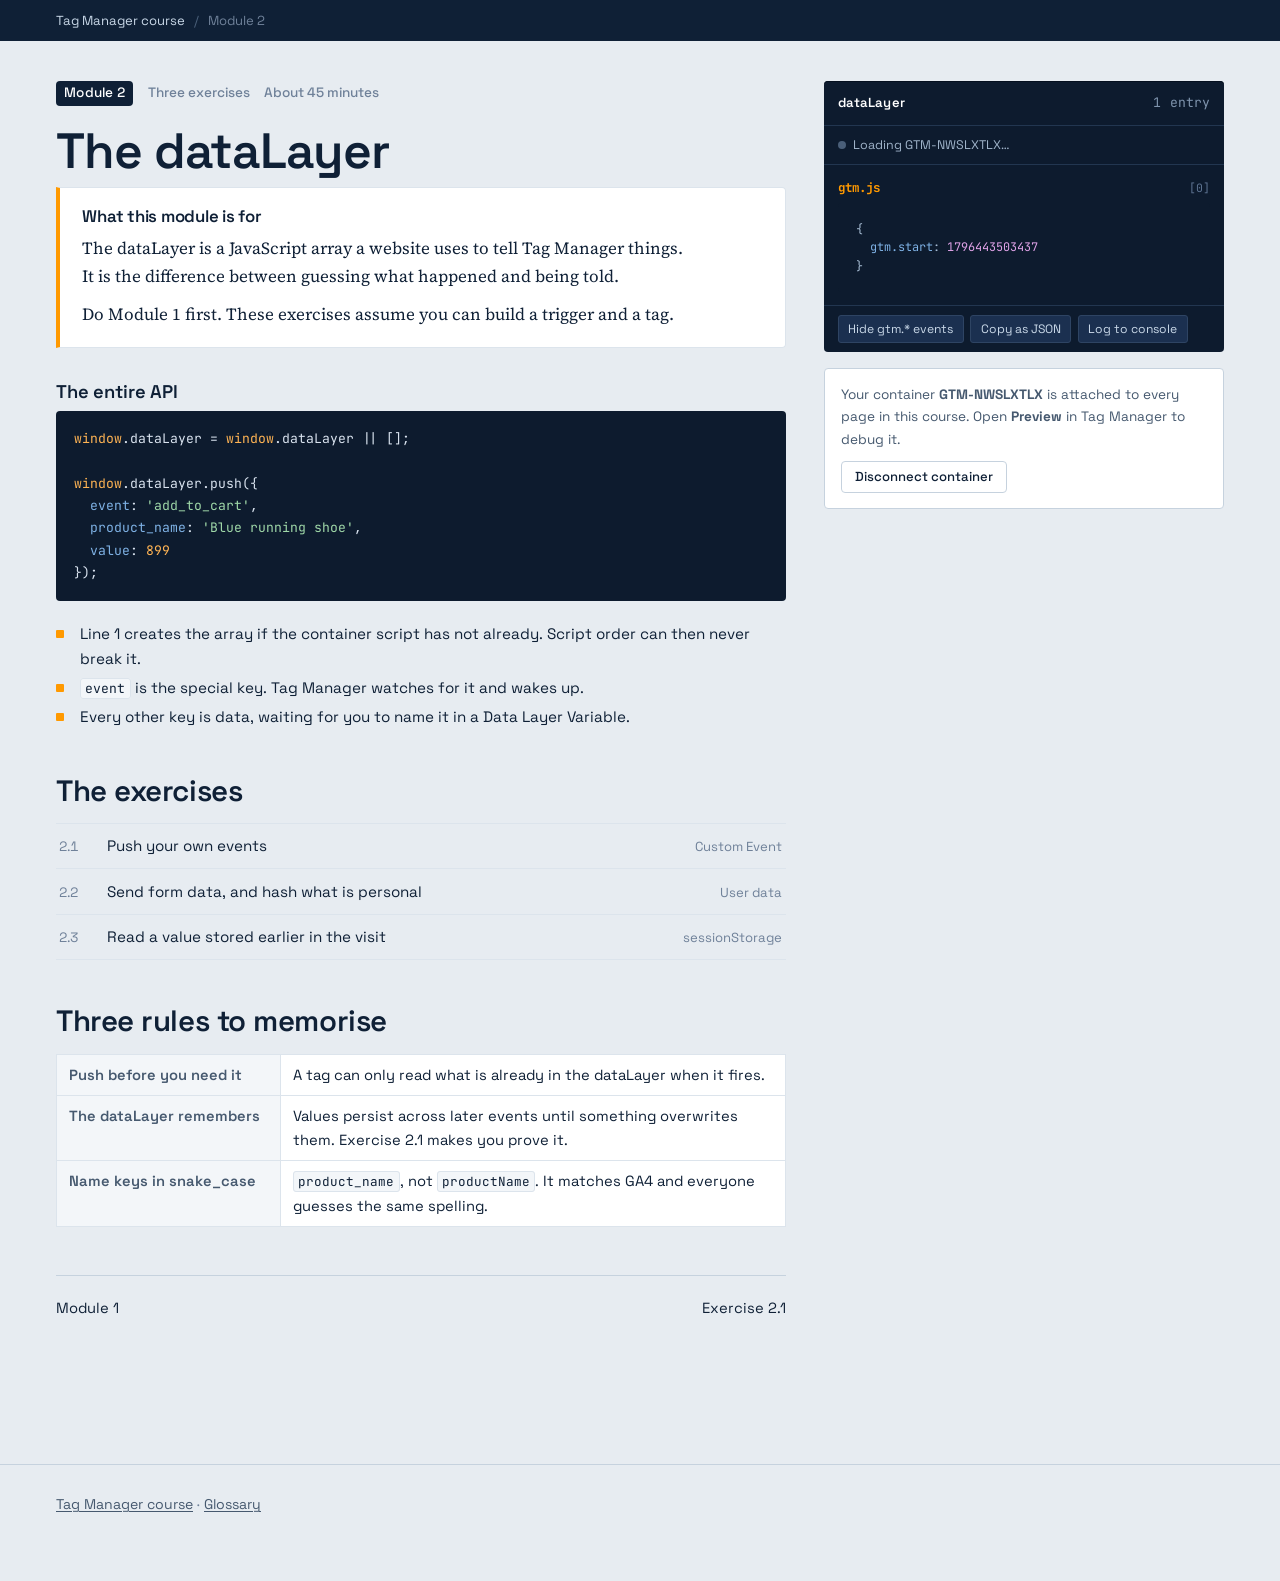
<file: gtm-course/gtm-course/02-datalayer/index.html>
<!DOCTYPE html>
<html lang="en">
<head>
<meta charset="UTF-8">
<meta name="viewport" content="width=device-width, initial-scale=1.0">
<title>Module 2 — The dataLayer</title>
<meta name="description" content="GTM exercises on the dataLayer: custom events, Data Layer Variables, user data and hashing, and reading values stored earlier in the visit.">
<link rel="preconnect" href="https://fonts.googleapis.com">
<link rel="preconnect" href="https://fonts.gstatic.com" crossorigin>
<link href="https://fonts.googleapis.com/css2?family=JetBrains+Mono:wght@400;700&family=Source+Serif+4:opsz,wght@8..60,400;8..60,600&family=Space+Grotesk:wght@400;500;600;700&display=swap" rel="stylesheet">
<link rel="stylesheet" href="../assets/course.css">
<script src="../assets/config.js"></script>
<script src="../assets/course.js"></script>
</head>
<body>

<a class="skip" href="#main">Skip to content</a>

<nav aria-label="Breadcrumb">
    <ul class="crumbs">
        <li><a href="../index.html">Tag Manager course</a></li>
        <li><a href="index.html" aria-current="page">Module 2</a></li>
    </ul>
</nav>

<main id="main" class="wrap">
<div class="bench">
    <div class="column">

        <div class="ex-meta">
            <span class="ex-no">Module 2</span>
            <span>Three exercises</span>
            <span>About 45 minutes</span>
        </div>

        <h1>The dataLayer</h1>

        <div class="purpose">
            <h2>What this module is for</h2>
            <p>The dataLayer is a JavaScript array a website uses to tell Tag Manager things. It is the difference
                between guessing what happened and being told.</p>
            <p>Do Module 1 first. These exercises assume you can build a trigger and a tag.</p>
        </div>

        <h3>The entire API</h3>
<pre><code><span class="tok-kw">window</span>.dataLayer = <span class="tok-kw">window</span>.dataLayer || [];

<span class="tok-kw">window</span>.dataLayer.push({
  <span class="tok-key">event</span>: <span class="tok-str">'add_to_cart'</span>,
  <span class="tok-key">product_name</span>: <span class="tok-str">'Blue running shoe'</span>,
  <span class="tok-key">value</span>: <span class="tok-kw">899</span>
});</code></pre>

        <ul class="build-list">
            <li>Line 1 creates the array if the container script has not already. Script order can then never break it.</li>
            <li><code>event</code> is the special key. Tag Manager watches for it and wakes up.</li>
            <li>Every other key is data, waiting for you to name it in a Data Layer Variable.</li>
        </ul>

        <h2>The exercises</h2>
        <ul class="exercises">
            <li><a href="1-push-events.html"><span class="n">2.1</span><span>Push your own events</span><span class="what">Custom Event</span></a></li>
            <li><a href="2-form-user-data.html"><span class="n">2.2</span><span>Send form data, and hash what is personal</span><span class="what">User data</span></a></li>
            <li><a href="3-storage.html"><span class="n">2.3</span><span>Read a value stored earlier in the visit</span><span class="what">sessionStorage</span></a></li>
        </ul>

        <h2>Three rules to memorise</h2>
        <table class="settings">
            <tr>
                <th>Push before you need it</th>
                <td>A tag can only read what is already in the dataLayer when it fires.</td>
            </tr>
            <tr>
                <th>The dataLayer remembers</th>
                <td>Values persist across later events until something overwrites them. Exercise 2.1 makes you prove it.</td>
            </tr>
            <tr>
                <th>Name keys in snake_case</th>
                <td><code>product_name</code>, not <code>productName</code>. It matches GA4 and everyone guesses the same spelling.</td>
            </tr>
        </table>

        <div class="pager">
            <span><a href="../01-gtm-basics/index.html">Module 1</a></span>
            <span><a href="1-push-events.html">Exercise 2.1</a></span>
        </div>

    </div>

    <div class="rail">
        <div id="monitor"></div>
    </div>
</div>
</main>

<footer class="site">
    <p><a href="../index.html">Tag Manager course</a> · <a href="../reference/glossary.html">Glossary</a></p>
</footer>

</body>
</html>
</file>
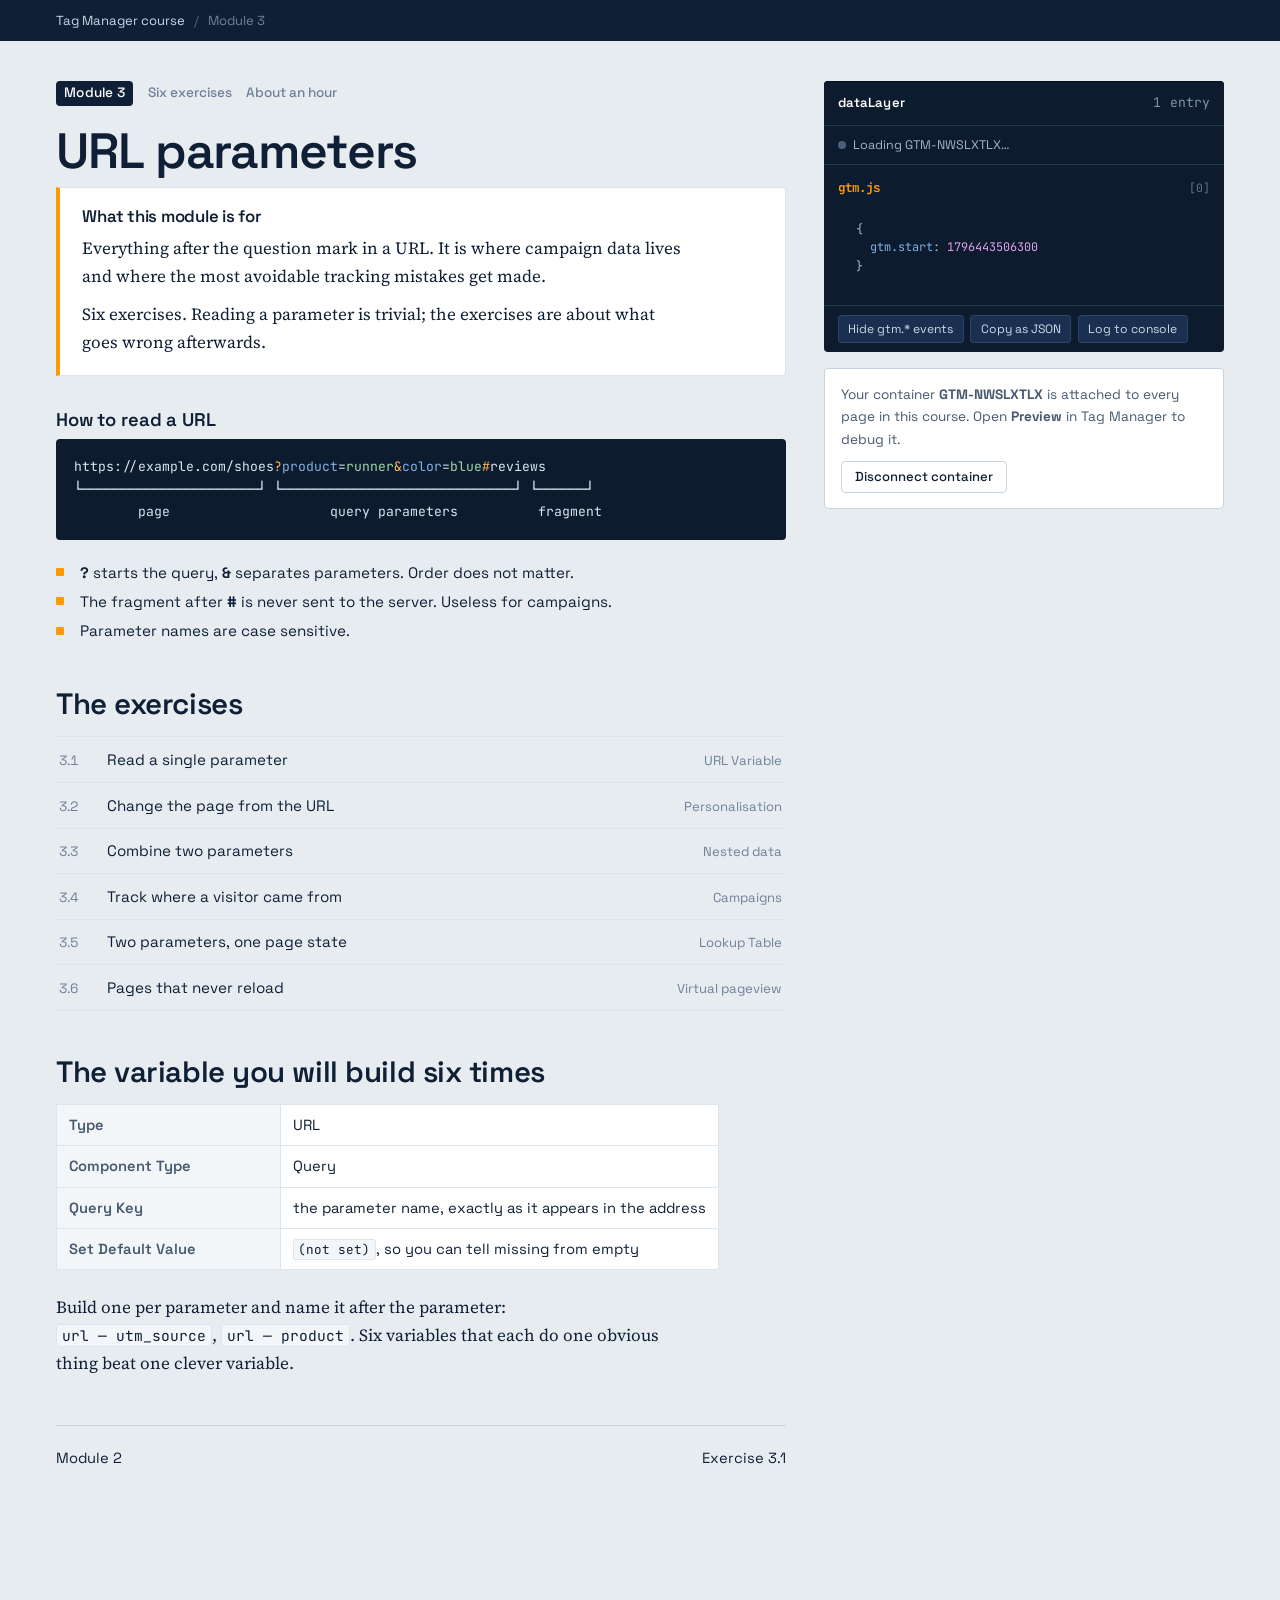
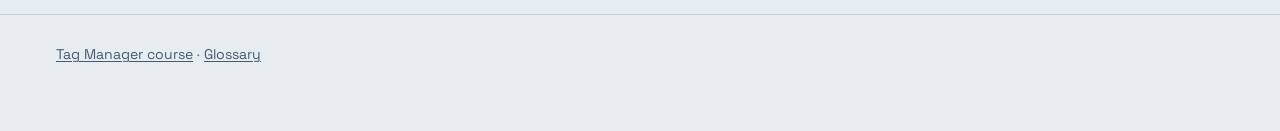
<file: gtm-course/gtm-course/03-url-parameters/index.html>
<!DOCTYPE html>
<html lang="en">
<head>
<meta charset="UTF-8">
<meta name="viewport" content="width=device-width, initial-scale=1.0">
<title>Module 3 — URL parameters</title>
<meta name="description" content="GTM exercises on URL query parameters: the URL Variable, campaign tracking, page personalisation and virtual pageviews.">
<link rel="preconnect" href="https://fonts.googleapis.com">
<link rel="preconnect" href="https://fonts.gstatic.com" crossorigin>
<link href="https://fonts.googleapis.com/css2?family=JetBrains+Mono:wght@400;700&family=Source+Serif+4:opsz,wght@8..60,400;8..60,600&family=Space+Grotesk:wght@400;500;600;700&display=swap" rel="stylesheet">
<link rel="stylesheet" href="../assets/course.css">
<script src="../assets/config.js"></script>
<script src="../assets/course.js"></script>
</head>
<body>

<a class="skip" href="#main">Skip to content</a>

<nav aria-label="Breadcrumb">
    <ul class="crumbs">
        <li><a href="../index.html">Tag Manager course</a></li>
        <li><a href="index.html" aria-current="page">Module 3</a></li>
    </ul>
</nav>

<main id="main" class="wrap">
<div class="bench">
    <div class="column">

        <div class="ex-meta">
            <span class="ex-no">Module 3</span>
            <span>Six exercises</span>
            <span>About an hour</span>
        </div>

        <h1>URL parameters</h1>

        <div class="purpose">
            <h2>What this module is for</h2>
            <p>Everything after the question mark in a URL. It is where campaign data lives and where the most
                avoidable tracking mistakes get made.</p>
            <p>Six exercises. Reading a parameter is trivial; the exercises are about what goes wrong afterwards.</p>
        </div>

        <h3>How to read a URL</h3>
<pre><code>https://example.com/shoes<span class="tok-kw">?</span><span class="tok-key">product</span>=<span class="tok-str">runner</span><span class="tok-kw">&amp;</span><span class="tok-key">color</span>=<span class="tok-str">blue</span><span class="tok-kw">#</span>reviews
└──────────────────────┘ └─────────────────────────────┘ └──────┘
        page                    query parameters          fragment</code></pre>

        <ul class="build-list">
            <li><b>?</b> starts the query, <b>&amp;</b> separates parameters. Order does not matter.</li>
            <li>The fragment after <b>#</b> is never sent to the server. Useless for campaigns.</li>
            <li>Parameter names are case sensitive.</li>
        </ul>

        <h2>The exercises</h2>
        <ul class="exercises">
            <li><a href="1-one-parameter.html"><span class="n">3.1</span><span>Read a single parameter</span><span class="what">URL Variable</span></a></li>
            <li><a href="2-swap-content.html"><span class="n">3.2</span><span>Change the page from the URL</span><span class="what">Personalisation</span></a></li>
            <li><a href="3-two-parameters.html"><span class="n">3.3</span><span>Combine two parameters</span><span class="what">Nested data</span></a></li>
            <li><a href="4-campaign-source.html"><span class="n">3.4</span><span>Track where a visitor came from</span><span class="what">Campaigns</span></a></li>
            <li><a href="5-personalise.html"><span class="n">3.5</span><span>Two parameters, one page state</span><span class="what">Lookup Table</span></a></li>
            <li><a href="6-virtual-pageviews.html"><span class="n">3.6</span><span>Pages that never reload</span><span class="what">Virtual pageview</span></a></li>
        </ul>

        <h2>The variable you will build six times</h2>
        <table class="settings">
            <tr><th>Type</th><td>URL</td></tr>
            <tr><th>Component Type</th><td>Query</td></tr>
            <tr><th>Query Key</th><td>the parameter name, exactly as it appears in the address</td></tr>
            <tr><th>Set Default Value</th><td><code>(not set)</code>, so you can tell missing from empty</td></tr>
        </table>

        <p>Build one per parameter and name it after the parameter: <code>url — utm_source</code>,
            <code>url — product</code>. Six variables that each do one obvious thing beat one clever variable.</p>

        <div class="pager">
            <span><a href="../02-datalayer/index.html">Module 2</a></span>
            <span><a href="1-one-parameter.html">Exercise 3.1</a></span>
        </div>

    </div>

    <div class="rail">
        <div id="monitor"></div>
    </div>
</div>
</main>

<footer class="site">
    <p><a href="../index.html">Tag Manager course</a> · <a href="../reference/glossary.html">Glossary</a></p>
</footer>

</body>
</html>
</file>
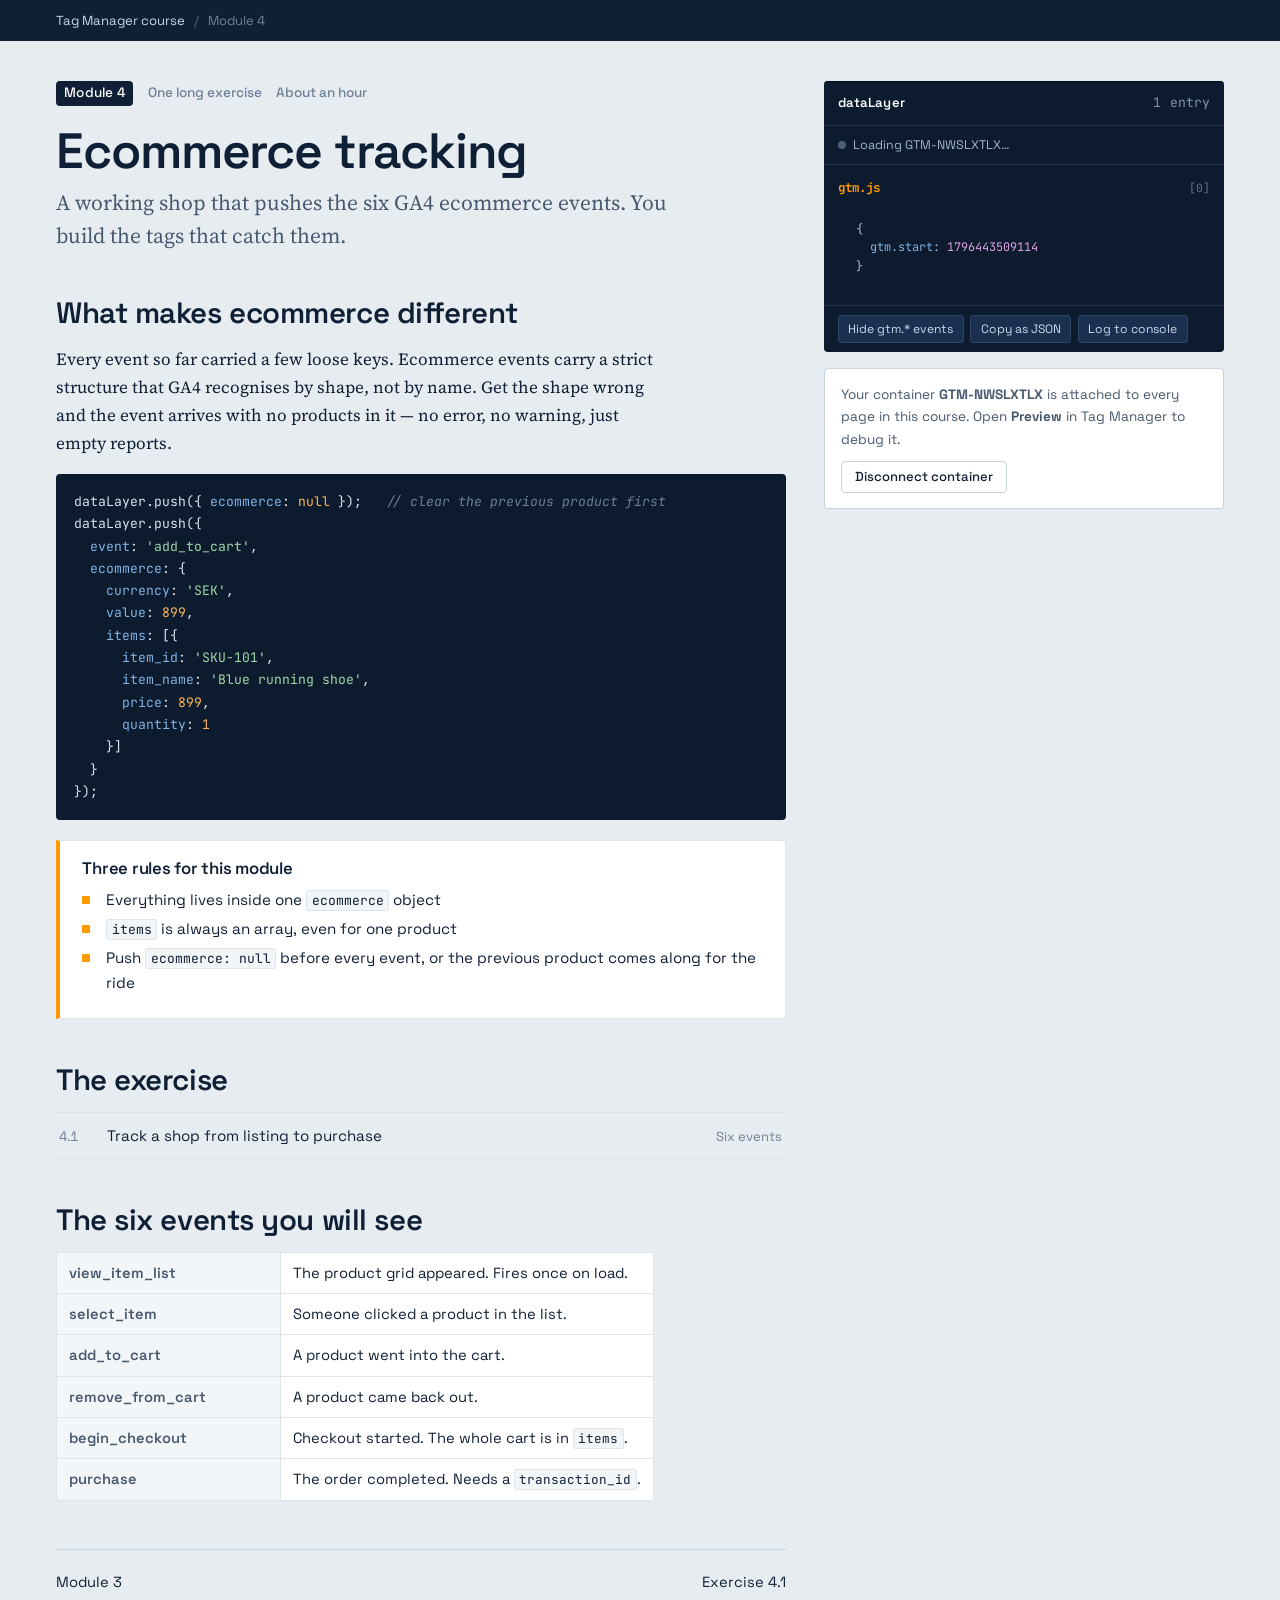
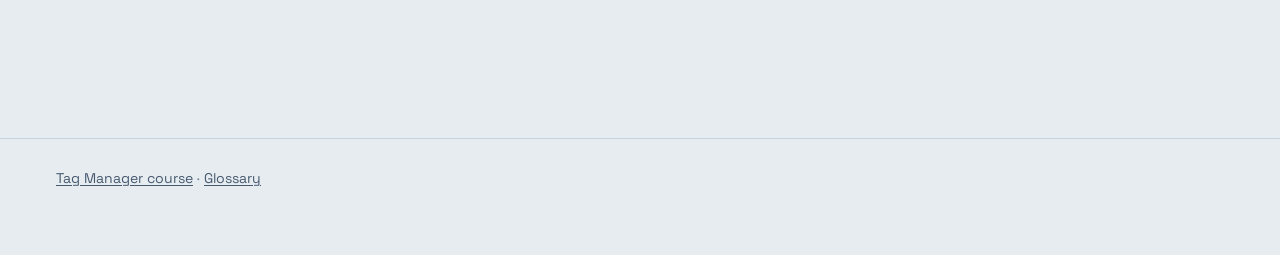
<file: gtm-course/gtm-course/04-ecommerce/index.html>
<!DOCTYPE html>
<html lang="en">
<head>
<meta charset="UTF-8">
<meta name="viewport" content="width=device-width, initial-scale=1.0">
<title>Module 4 — Ecommerce tracking</title>
<meta name="description" content="GA4 ecommerce exercises in Google Tag Manager: view_item_list, select_item, add_to_cart, begin_checkout and purchase.">
<link rel="preconnect" href="https://fonts.googleapis.com">
<link rel="preconnect" href="https://fonts.gstatic.com" crossorigin>
<link href="https://fonts.googleapis.com/css2?family=JetBrains+Mono:wght@400;700&family=Source+Serif+4:opsz,wght@8..60,400;8..60,600&family=Space+Grotesk:wght@400;500;600;700&display=swap" rel="stylesheet">
<link rel="stylesheet" href="../assets/course.css">
<script src="../assets/config.js"></script>
<script src="../assets/course.js"></script>
</head>
<body>

<a class="skip" href="#main">Skip to content</a>

<nav aria-label="Breadcrumb">
    <ul class="crumbs">
        <li><a href="../index.html">Tag Manager course</a></li>
        <li><a href="index.html" aria-current="page">Module 4</a></li>
    </ul>
</nav>

<main id="main" class="wrap">
<div class="bench">
    <div class="column">

        <div class="ex-meta">
            <span class="ex-no">Module 4</span>
            <span>One long exercise</span>
            <span>About an hour</span>
        </div>

        <h1>Ecommerce tracking</h1>
        <p class="lede">A working shop that pushes the six GA4 ecommerce events. You build the tags that catch them.</p>

        <h2>What makes ecommerce different</h2>
        <p>Every event so far carried a few loose keys. Ecommerce events carry a strict structure that GA4 recognises
            by shape, not by name. Get the shape wrong and the event arrives with no products in it — no error, no
            warning, just empty reports.</p>

<pre><code>dataLayer.push({ <span class="tok-key">ecommerce</span>: <span class="tok-kw">null</span> });   <span class="tok-com">// clear the previous product first</span>
dataLayer.push({
  <span class="tok-key">event</span>: <span class="tok-str">'add_to_cart'</span>,
  <span class="tok-key">ecommerce</span>: {
    <span class="tok-key">currency</span>: <span class="tok-str">'SEK'</span>,
    <span class="tok-key">value</span>: <span class="tok-kw">899</span>,
    <span class="tok-key">items</span>: [{
      <span class="tok-key">item_id</span>: <span class="tok-str">'SKU-101'</span>,
      <span class="tok-key">item_name</span>: <span class="tok-str">'Blue running shoe'</span>,
      <span class="tok-key">price</span>: <span class="tok-kw">899</span>,
      <span class="tok-key">quantity</span>: <span class="tok-kw">1</span>
    }]
  }
});</code></pre>

        <div class="purpose">
            <h2>Three rules for this module</h2>
            <ul class="build-list">
                <li>Everything lives inside one <code>ecommerce</code> object</li>
                <li><code>items</code> is always an array, even for one product</li>
                <li>Push <code>ecommerce: null</code> before every event, or the previous product comes along for the ride</li>
            </ul>
        </div>

        <h2>The exercise</h2>
        <ul class="exercises">
            <li><a href="1-shop.html"><span class="n">4.1</span><span>Track a shop from listing to purchase</span><span class="what">Six events</span></a></li>
        </ul>

        <h2>The six events you will see</h2>
        <table class="settings">
            <tr><th>view_item_list</th><td>The product grid appeared. Fires once on load.</td></tr>
            <tr><th>select_item</th><td>Someone clicked a product in the list.</td></tr>
            <tr><th>add_to_cart</th><td>A product went into the cart.</td></tr>
            <tr><th>remove_from_cart</th><td>A product came back out.</td></tr>
            <tr><th>begin_checkout</th><td>Checkout started. The whole cart is in <code>items</code>.</td></tr>
            <tr><th>purchase</th><td>The order completed. Needs a <code>transaction_id</code>.</td></tr>
        </table>

        <div class="pager">
            <span><a href="../03-url-parameters/index.html">Module 3</a></span>
            <span><a href="1-shop.html">Exercise 4.1</a></span>
        </div>

    </div>

    <div class="rail">
        <div id="monitor"></div>
    </div>
</div>
</main>

<footer class="site">
    <p><a href="../index.html">Tag Manager course</a> · <a href="../reference/glossary.html">Glossary</a></p>
</footer>

</body>
</html>
</file>
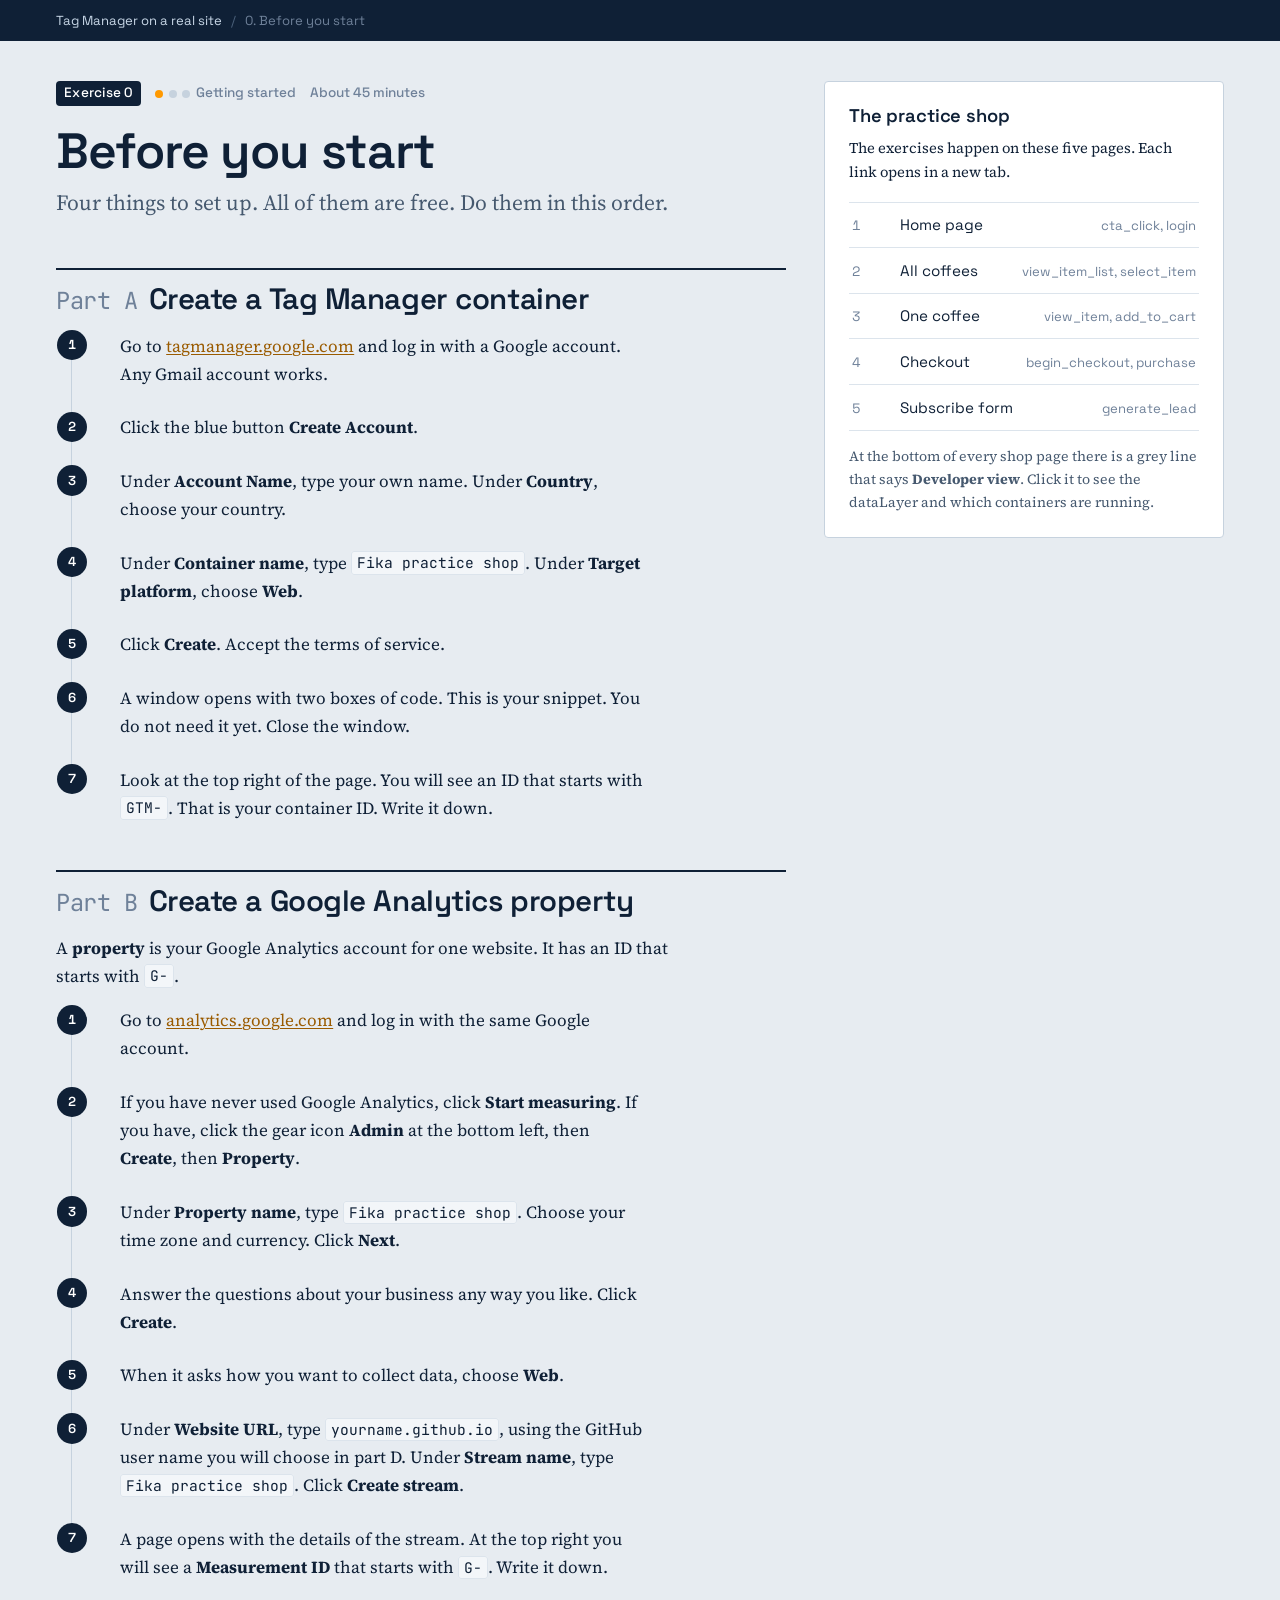
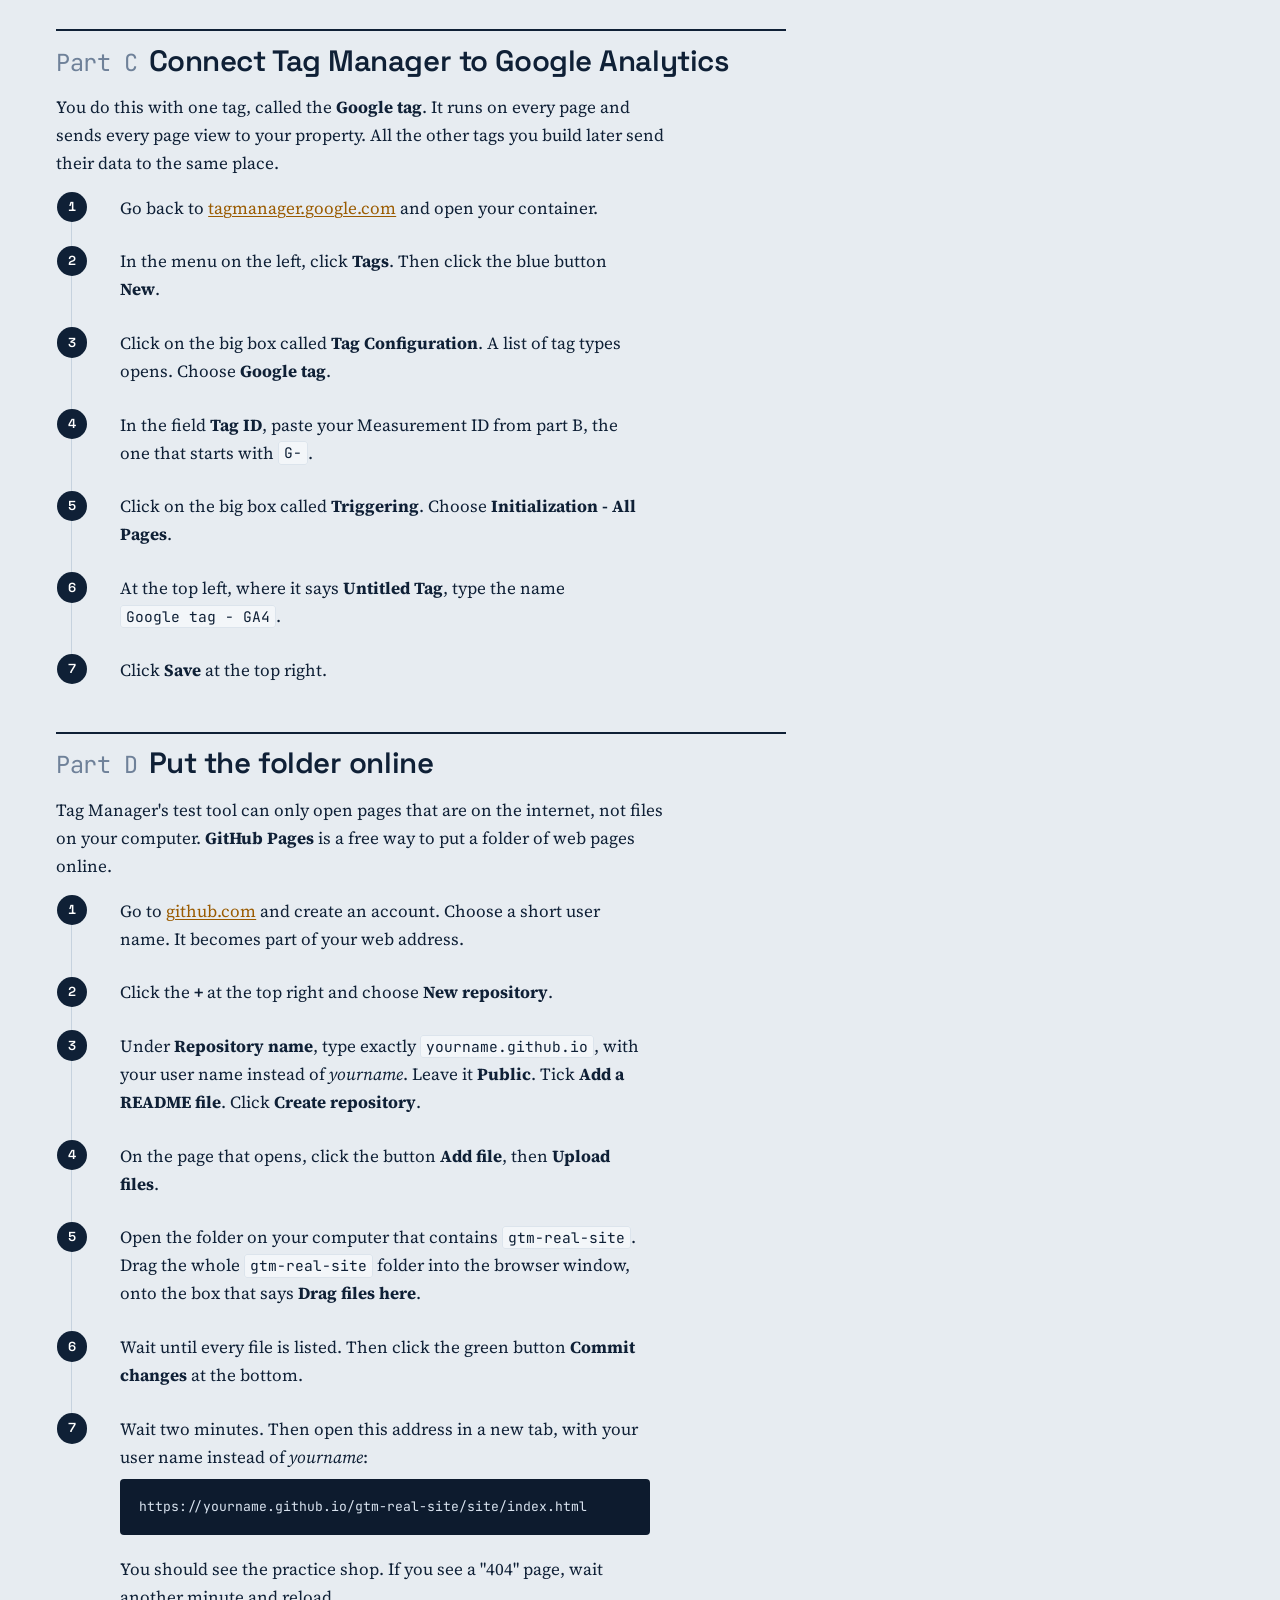
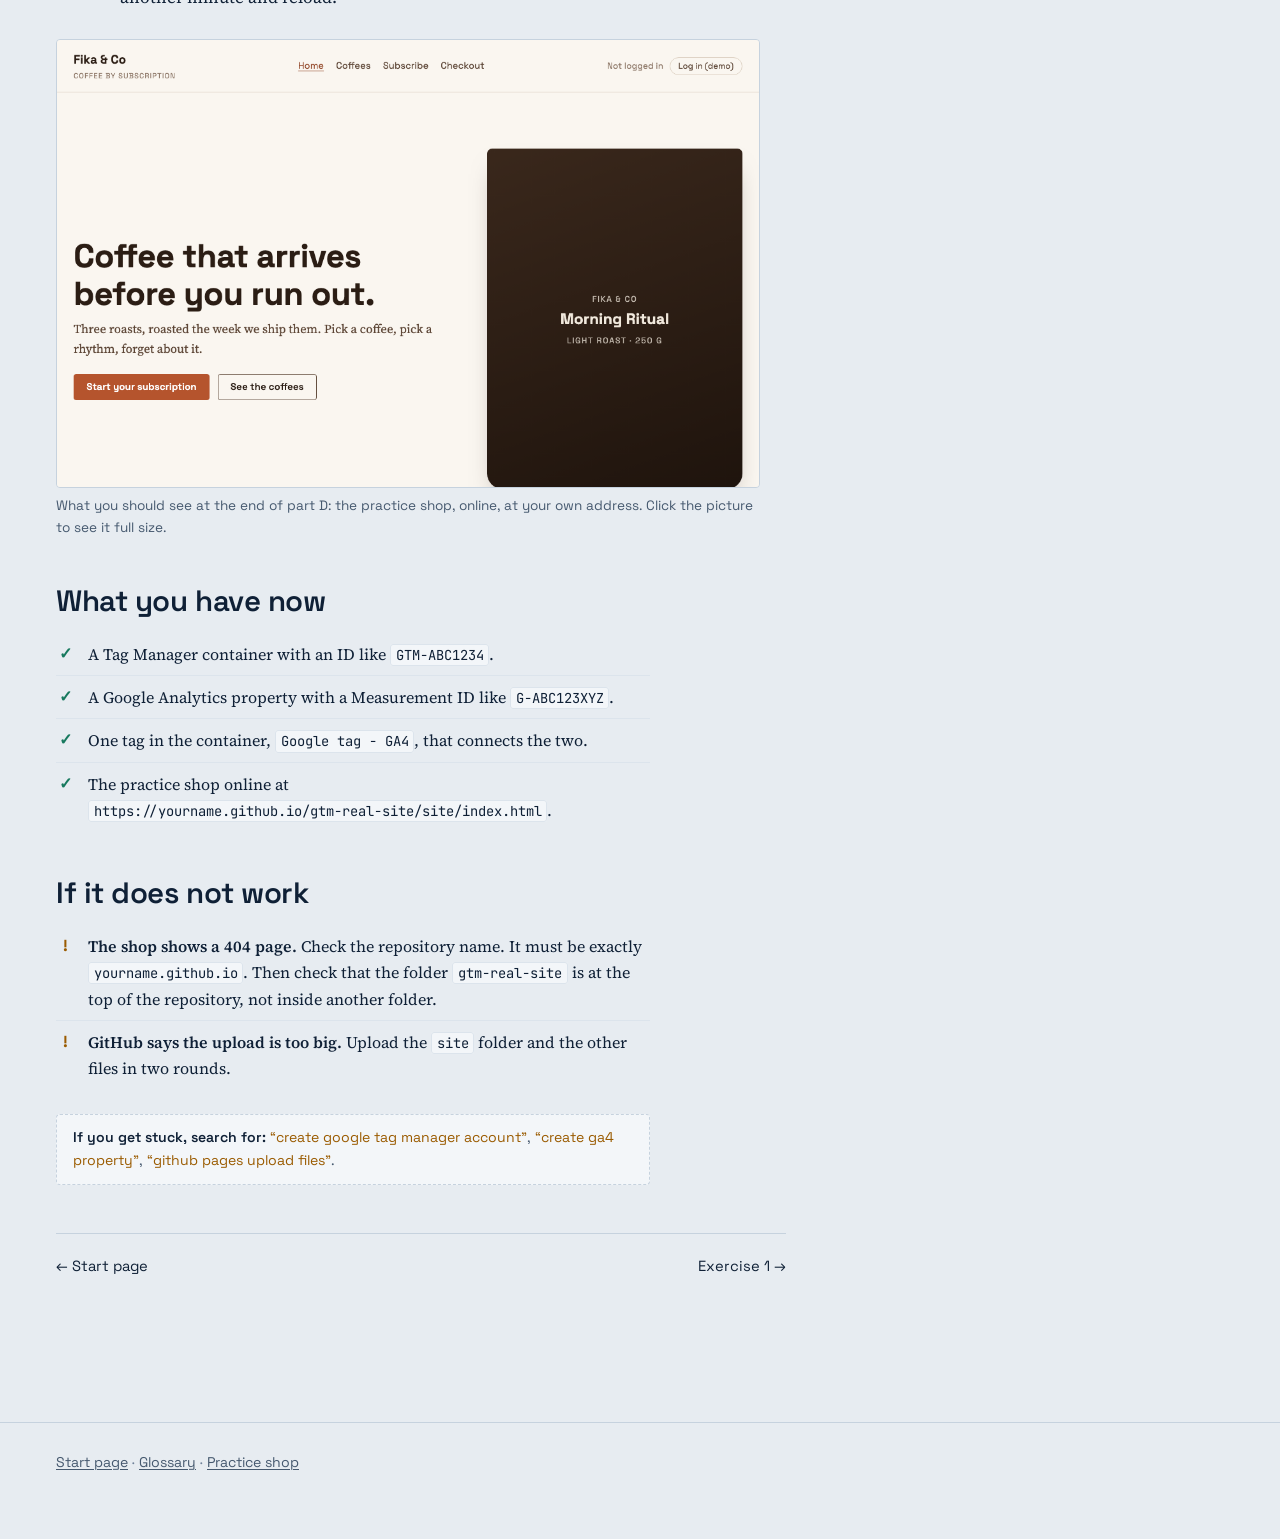
<file: gtm-real-site/0-before-you-start.html>
<!DOCTYPE html>
<html lang="en">
<head>
<!-- Google Tag Manager -->
<script>(function(w,d,s,l,i){w[l]=w[l]||[];w[l].push({'gtm.start':
new Date().getTime(),event:'gtm.js'});var f=d.getElementsByTagName(s)[0],
j=d.createElement(s),dl=l!='dataLayer'?'&l='+l:'';j.async=true;j.src=
'https://www.googletagmanager.com/gtm.js?id='+i+dl;f.parentNode.insertBefore(j,f);
})(window,document,'script','dataLayer','GTM-W2S6DPBK');</script>
<!-- End Google Tag Manager -->
<meta charset="UTF-8">
<meta name="viewport" content="width=device-width, initial-scale=1.0">
<title>Before you start</title>
<meta name="description" content="Create a Google Tag Manager container and a Google Analytics 4 property, connect them, and put the practice shop online with GitHub Pages.">
<link rel="preconnect" href="https://fonts.googleapis.com">
<link rel="preconnect" href="https://fonts.gstatic.com" crossorigin>
<link href="https://fonts.googleapis.com/css2?family=JetBrains+Mono:wght@400;700&family=Source+Serif+4:opsz,wght@8..60,400;8..60,600&family=Space+Grotesk:wght@400;500;600;700&display=swap" rel="stylesheet">
<link rel="stylesheet" href="assets/course.css">
</head>
<body>
<!-- Google Tag Manager (noscript) -->
<noscript><iframe src="https://www.googletagmanager.com/ns.html?id=GTM-W2S6DPBK"
height="0" width="0" style="display:none;visibility:hidden"></iframe></noscript>
<!-- End Google Tag Manager (noscript) -->

<a class="skip" href="#main">Skip to content</a>

<nav aria-label="Breadcrumb">
    <ul class="crumbs">
        <li><a href="index.html">Tag Manager on a real site</a></li><li><a href="0-before-you-start.html" aria-current="page">0. Before you start</a></li>
    </ul>
</nav>

<main id="main" class="wrap">
<div class="bench">
    <div class="column">

        <div class="ex-meta">
            <span class="ex-no">Exercise 0</span>
            <span class="level"><i class="on"></i><i></i><i></i> Getting started</span>
            <span>About 45 minutes</span>
        </div>

        <h1>Before you start</h1>
        <p class="lede">Four things to set up. All of them are free. Do them in this order.</p>

        <h2 class="step"><span class="num">Part A</span> Create a Tag Manager container</h2>
        <ol class="steps">
            <li><p>Go to <a href="https://tagmanager.google.com" target="_blank" rel="noopener">tagmanager.google.com</a> and log in with a Google account. Any Gmail account works.</p></li>
            <li><p>Click the blue button <b>Create Account</b>.</p></li>
            <li><p>Under <b>Account Name</b>, type your own name. Under <b>Country</b>, choose your country.</p></li>
            <li><p>Under <b>Container name</b>, type <code>Fika practice shop</code>. Under <b>Target platform</b>, choose <b>Web</b>.</p></li>
            <li><p>Click <b>Create</b>. Accept the terms of service.</p></li>
            <li><p>A window opens with two boxes of code. This is your snippet. You do not need it yet. Close the window.</p></li>
            <li><p>Look at the top right of the page. You will see an ID that starts with <code>GTM-</code>. That is your container ID. Write it down.</p></li>
        </ol>

        <h2 class="step"><span class="num">Part B</span> Create a Google Analytics property</h2>
        <p>A <b>property</b> is your Google Analytics account for one website. It has an ID that starts with <code>G-</code>.</p>
        <ol class="steps">
            <li><p>Go to <a href="https://analytics.google.com" target="_blank" rel="noopener">analytics.google.com</a> and log in with the same Google account.</p></li>
            <li><p>If you have never used Google Analytics, click <b>Start measuring</b>. If you have, click the gear icon <b>Admin</b> at the bottom left, then <b>Create</b>, then <b>Property</b>.</p></li>
            <li><p>Under <b>Property name</b>, type <code>Fika practice shop</code>. Choose your time zone and currency. Click <b>Next</b>.</p></li>
            <li><p>Answer the questions about your business any way you like. Click <b>Create</b>.</p></li>
            <li><p>When it asks how you want to collect data, choose <b>Web</b>.</p></li>
            <li><p>Under <b>Website URL</b>, type <code>yourname.github.io</code>, using the GitHub user name you will choose in part D. Under <b>Stream name</b>, type <code>Fika practice shop</code>. Click <b>Create stream</b>.</p></li>
            <li><p>A page opens with the details of the stream. At the top right you will see a <b>Measurement ID</b> that starts with <code>G-</code>. Write it down.</p></li>
        </ol>

        <h2 class="step"><span class="num">Part C</span> Connect Tag Manager to Google Analytics</h2>
        <p>You do this with one tag, called the <b>Google tag</b>. It runs on every page and sends every page view to your property. All the other tags you build later send their data to the same place.</p>
        <ol class="steps">
            <li><p>Go back to <a href="https://tagmanager.google.com" target="_blank" rel="noopener">tagmanager.google.com</a> and open your container.</p></li>
            <li><p>In the menu on the left, click <b>Tags</b>. Then click the blue button <b>New</b>.</p></li>
            <li><p>Click on the big box called <b>Tag Configuration</b>. A list of tag types opens. Choose <b>Google tag</b>.</p></li>
            <li><p>In the field <b>Tag ID</b>, paste your Measurement ID from part B, the one that starts with <code>G-</code>.</p></li>
            <li><p>Click on the big box called <b>Triggering</b>. Choose <b>Initialization - All Pages</b>.</p></li>
            <li><p>At the top left, where it says <b>Untitled Tag</b>, type the name <code>Google tag - GA4</code>.</p></li>
            <li><p>Click <b>Save</b> at the top right.</p></li>
        </ol>

        <h2 class="step"><span class="num">Part D</span> Put the folder online</h2>
        <p>Tag Manager's test tool can only open pages that are on the internet, not files on your computer. <b>GitHub Pages</b> is a free way to put a folder of web pages online.</p>
        <ol class="steps">
            <li><p>Go to <a href="https://github.com" target="_blank" rel="noopener">github.com</a> and create an account. Choose a short user name. It becomes part of your web address.</p></li>
            <li><p>Click the <b>+</b> at the top right and choose <b>New repository</b>.</p></li>
            <li><p>Under <b>Repository name</b>, type exactly <code>yourname.github.io</code>, with your user name instead of <i>yourname</i>. Leave it <b>Public</b>. Tick <b>Add a README file</b>. Click <b>Create repository</b>.</p></li>
            <li><p>On the page that opens, click the button <b>Add file</b>, then <b>Upload files</b>.</p></li>
            <li><p>Open the folder on your computer that contains <code>gtm-real-site</code>. Drag the whole <code>gtm-real-site</code> folder into the browser window, onto the box that says <b>Drag files here</b>.</p></li>
            <li><p>Wait until every file is listed. Then click the green button <b>Commit changes</b> at the bottom.</p></li>
            <li><p>Wait two minutes. Then open this address in a new tab, with your user name instead of <i>yourname</i>:</p>
<pre><code>https://yourname.github.io/gtm-real-site/site/index.html</code></pre>
                <p>You should see the practice shop. If you see a "404" page, wait another minute and reload.</p></li>
        </ol>
        <figure class="shot"><a href="assets/img/site-home.png" target="_blank" rel="noopener"><img src="assets/img/site-home.png" alt="What you should see at the end of part D: the practice shop, online, at your own address."></a><figcaption>What you should see at the end of part D: the practice shop, online, at your own address. Click the picture to see it full size.</figcaption></figure>

        <h2>What you have now</h2>
        <ul class="outcome">
            <li>A Tag Manager container with an ID like <code>GTM-ABC1234</code>.</li>
            <li>A Google Analytics property with a Measurement ID like <code>G-ABC123XYZ</code>.</li>
            <li>One tag in the container, <code>Google tag - GA4</code>, that connects the two.</li>
            <li>The practice shop online at <code>https://yourname.github.io/gtm-real-site/site/index.html</code>.</li>
        </ul>

        <h2>If it does not work</h2>
        <ul class="fix">
            <li><b>The shop shows a 404 page.</b> Check the repository name. It must be exactly <code>yourname.github.io</code>. Then check that the folder <code>gtm-real-site</code> is at the top of the repository, not inside another folder.</li>
            <li><b>GitHub says the upload is too big.</b> Upload the <code>site</code> folder and the other files in two rounds.</li>
        </ul>

        <div class="lookup">
            <b>If you get stuck, search for:</b> <q>create google tag manager account</q>, <q>create ga4 property</q>,
            <q>github pages upload files</q>.
        </div>


        <div class="pager">
            <span><a href="index.html">&larr; Start page</a></span>
            <span><a href="1-install.html">Exercise 1 &rarr;</a></span>
        </div>
    </div>

    <div class="rail">
        <div class="card">
            <h3 style="margin-top:0">The practice shop</h3>
            <p style="font-size:.92rem">The exercises happen on these five pages. Each link opens in a new tab.</p>
            <ul class="exercises"><li><a href="site/index.html" target="_blank" rel="noopener"><span class="n">1</span><span>Home page</span><span class="what">cta_click, login</span></a></li><li><a href="site/products.html" target="_blank" rel="noopener"><span class="n">2</span><span>All coffees</span><span class="what">view_item_list, select_item</span></a></li><li><a href="site/product.html?sku=FK-002" target="_blank" rel="noopener"><span class="n">3</span><span>One coffee</span><span class="what">view_item, add_to_cart</span></a></li><li><a href="site/checkout.html" target="_blank" rel="noopener"><span class="n">4</span><span>Checkout</span><span class="what">begin_checkout, purchase</span></a></li><li><a href="site/signup.html" target="_blank" rel="noopener"><span class="n">5</span><span>Subscribe form</span><span class="what">generate_lead</span></a></li></ul>
            <p style="font-size:.88rem;margin:.9rem 0 0;color:var(--ink-2)">At the bottom of every shop page there is a grey line that says <b>Developer view</b>. Click it to see the dataLayer and which containers are running.</p>
        </div>
    </div>
</div>
</main>

<footer class="site">
    <p><a href="index.html">Start page</a> · <a href="reference/glossary.html">Glossary</a> · <a href="site/index.html">Practice shop</a></p>
</footer>

</body>
</html>
</file>
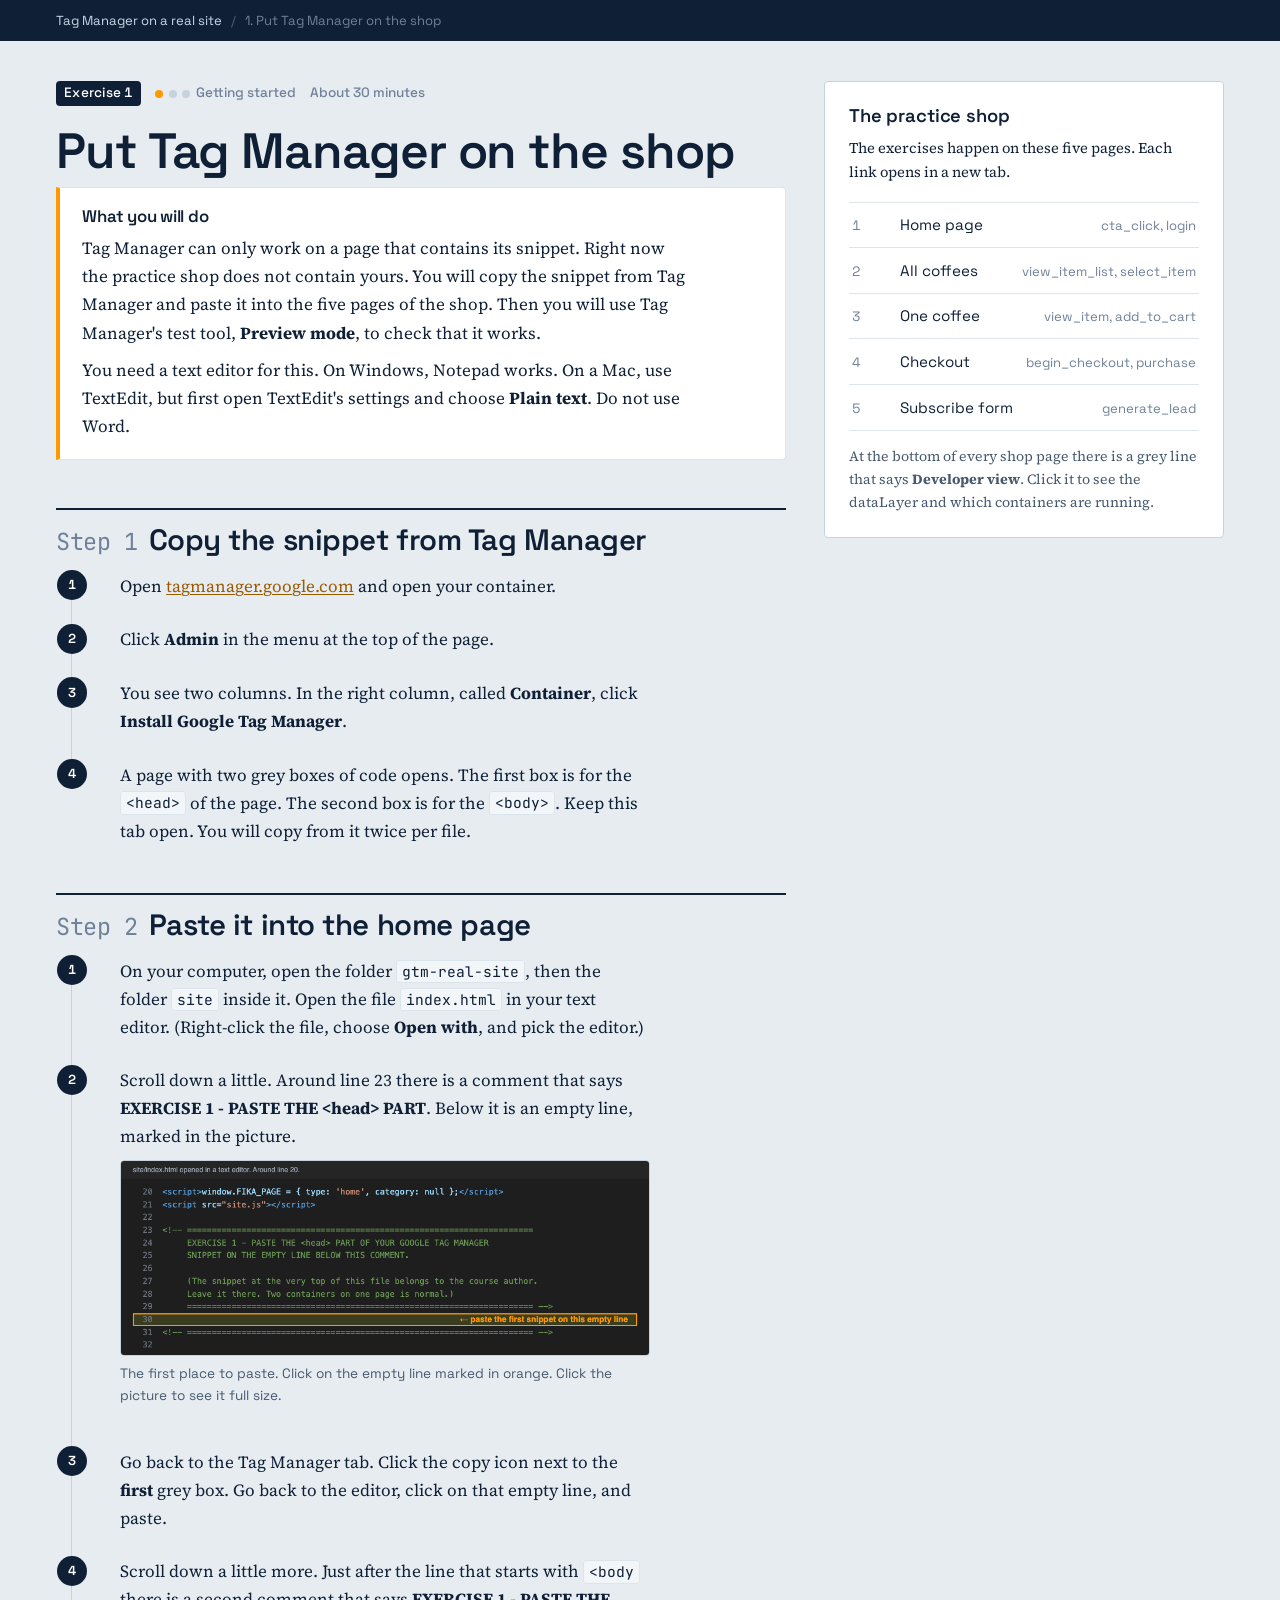
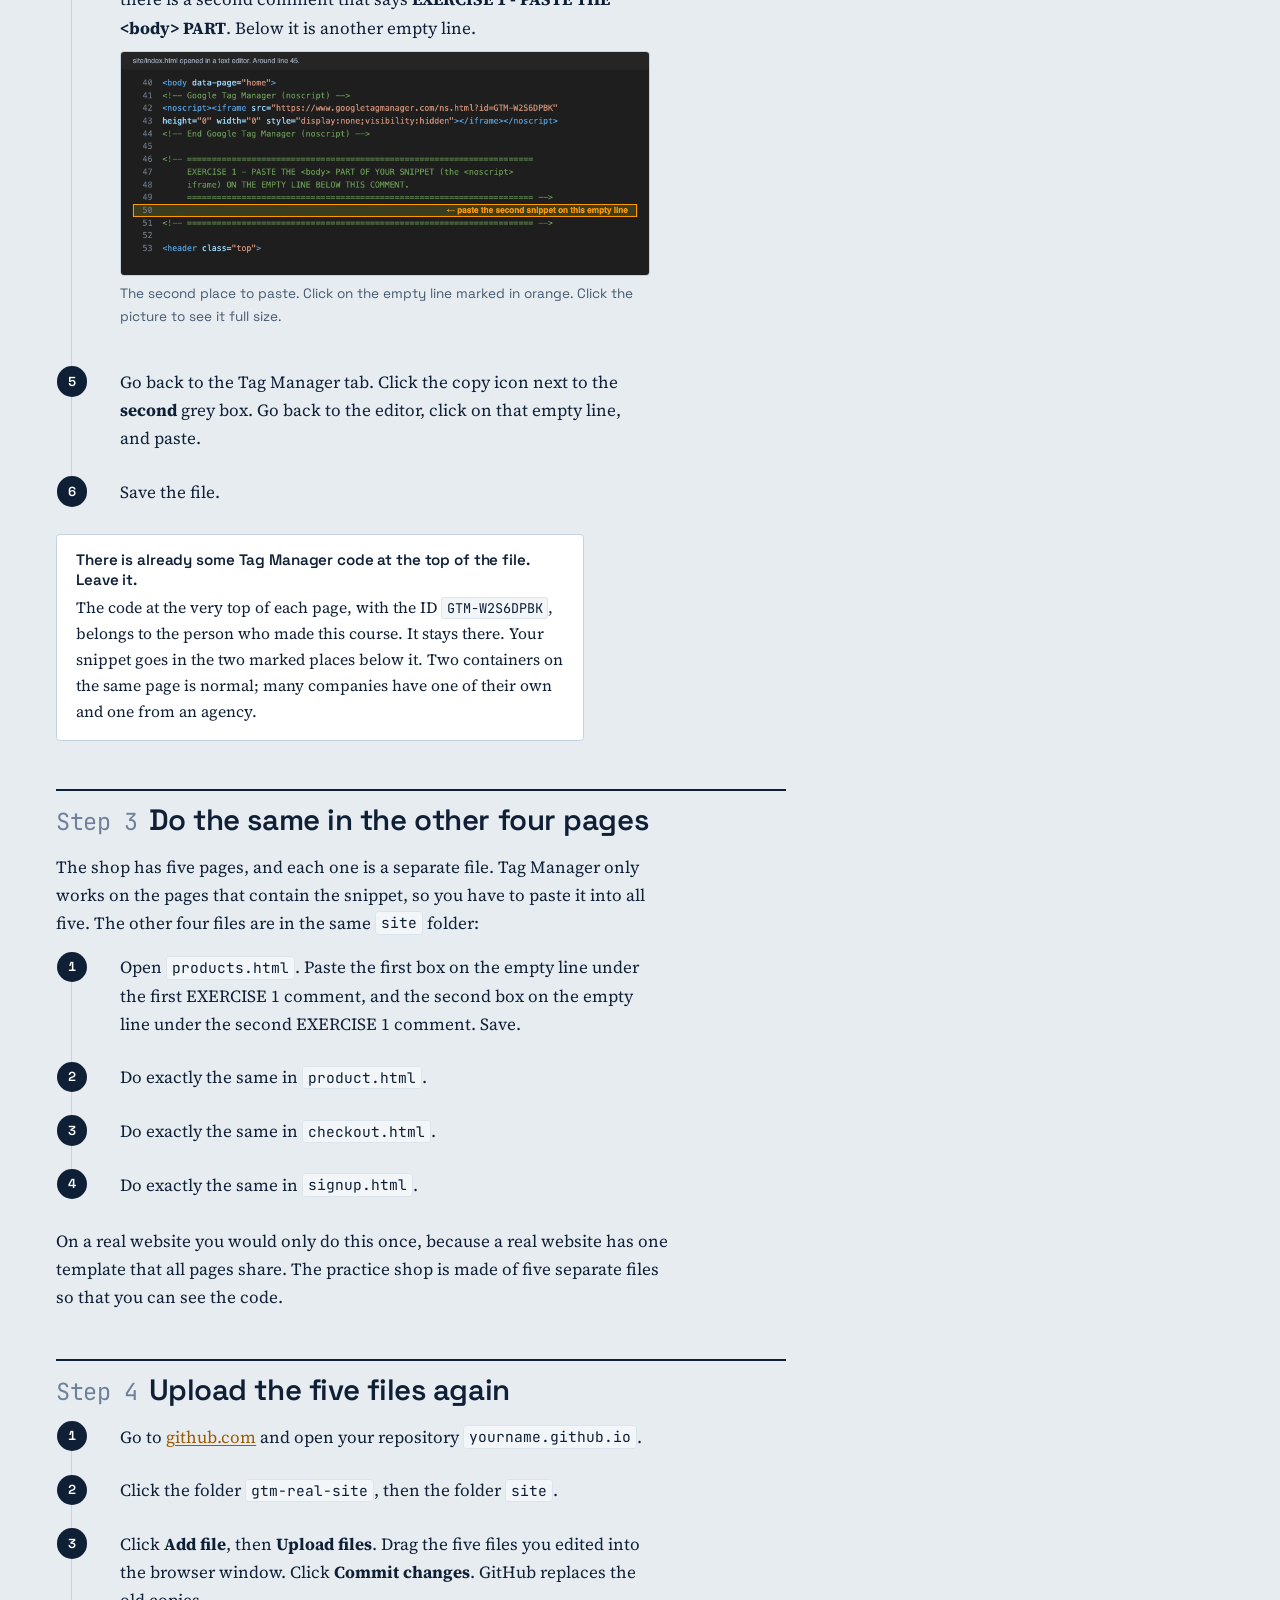
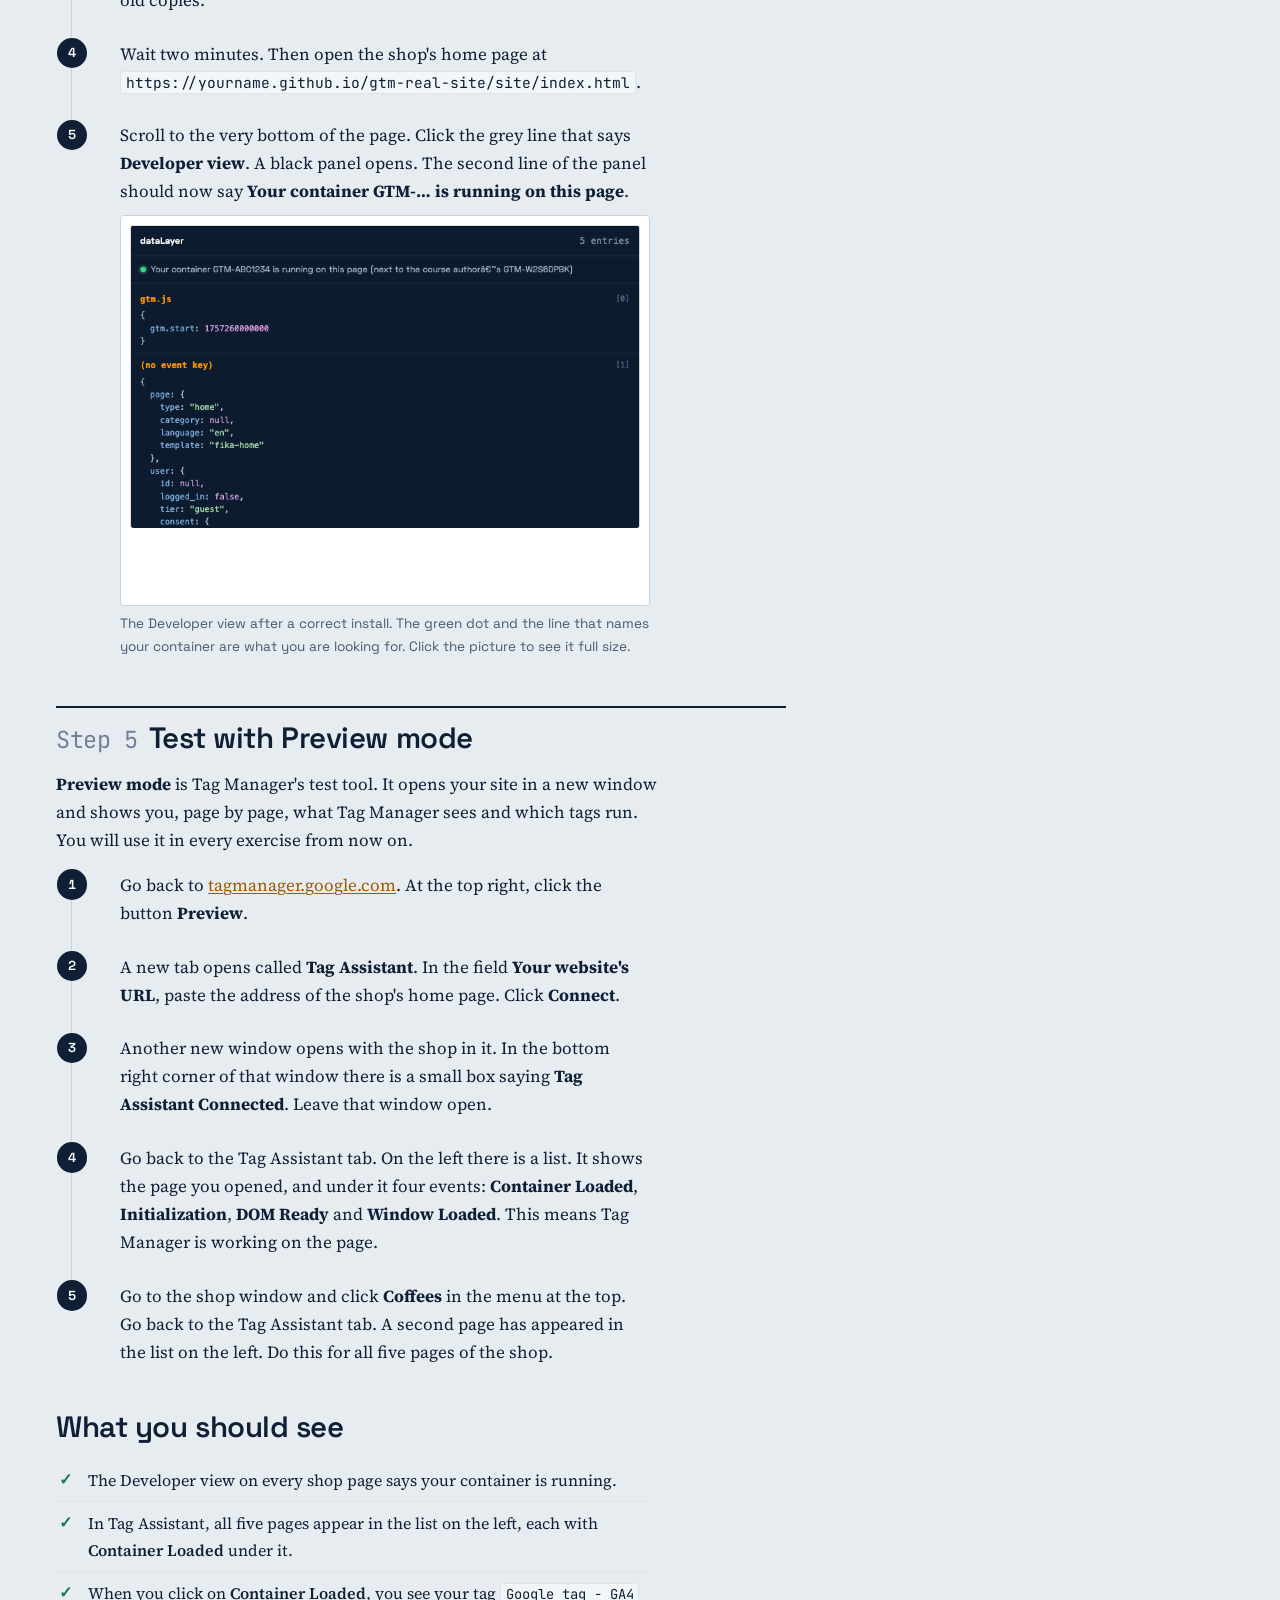
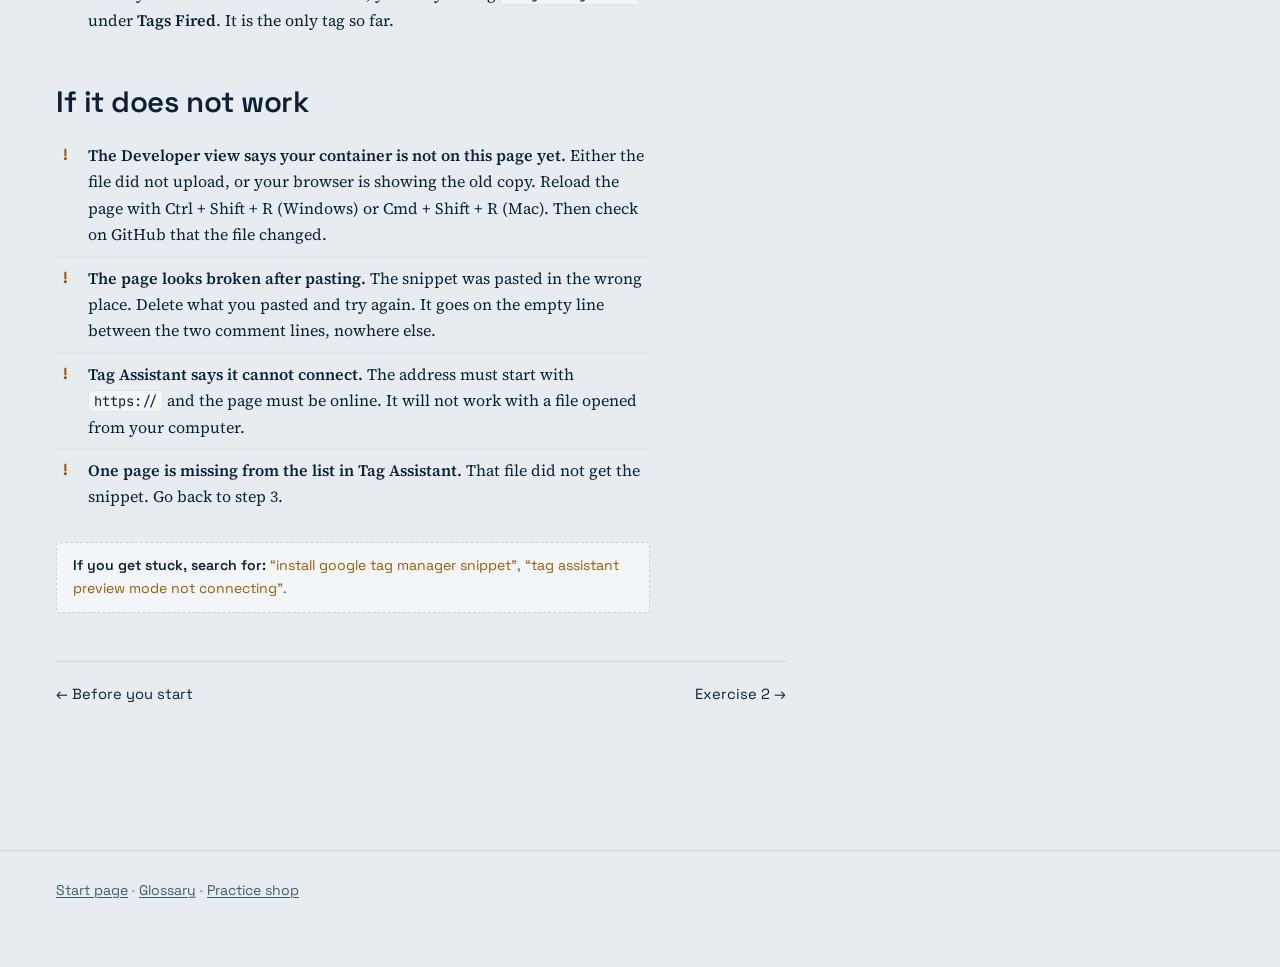
<file: gtm-real-site/1-install.html>
<!DOCTYPE html>
<html lang="en">
<head>
<!-- Google Tag Manager -->
<script>(function(w,d,s,l,i){w[l]=w[l]||[];w[l].push({'gtm.start':
new Date().getTime(),event:'gtm.js'});var f=d.getElementsByTagName(s)[0],
j=d.createElement(s),dl=l!='dataLayer'?'&l='+l:'';j.async=true;j.src=
'https://www.googletagmanager.com/gtm.js?id='+i+dl;f.parentNode.insertBefore(j,f);
})(window,document,'script','dataLayer','GTM-W2S6DPBK');</script>
<!-- End Google Tag Manager -->
<meta charset="UTF-8">
<meta name="viewport" content="width=device-width, initial-scale=1.0">
<title>1. Put Tag Manager on the shop</title>
<meta name="description" content="Copy your Google Tag Manager snippet and paste it into the five pages of the practice shop. Then check that it works with Preview mode.">
<link rel="preconnect" href="https://fonts.googleapis.com">
<link rel="preconnect" href="https://fonts.gstatic.com" crossorigin>
<link href="https://fonts.googleapis.com/css2?family=JetBrains+Mono:wght@400;700&family=Source+Serif+4:opsz,wght@8..60,400;8..60,600&family=Space+Grotesk:wght@400;500;600;700&display=swap" rel="stylesheet">
<link rel="stylesheet" href="assets/course.css">
</head>
<body>
<!-- Google Tag Manager (noscript) -->
<noscript><iframe src="https://www.googletagmanager.com/ns.html?id=GTM-W2S6DPBK"
height="0" width="0" style="display:none;visibility:hidden"></iframe></noscript>
<!-- End Google Tag Manager (noscript) -->

<a class="skip" href="#main">Skip to content</a>

<nav aria-label="Breadcrumb">
    <ul class="crumbs">
        <li><a href="index.html">Tag Manager on a real site</a></li><li><a href="1-install.html" aria-current="page">1. Put Tag Manager on the shop</a></li>
    </ul>
</nav>

<main id="main" class="wrap">
<div class="bench">
    <div class="column">

        <div class="ex-meta">
            <span class="ex-no">Exercise 1</span>
            <span class="level"><i class="on"></i><i></i><i></i> Getting started</span>
            <span>About 30 minutes</span>
        </div>

        <h1>Put Tag Manager on the shop</h1>

        <div class="purpose">
            <h2>What you will do</h2>
            <p>Tag Manager can only work on a page that contains its snippet. Right now the practice shop does not
                contain yours. You will copy the snippet from Tag Manager and paste it into the five pages of the
                shop. Then you will use Tag Manager's test tool, <b>Preview mode</b>, to check that it works.</p>
            <p>You need a text editor for this. On Windows, Notepad works. On a Mac, use TextEdit, but first open
                TextEdit's settings and choose <b>Plain text</b>. Do not use Word.</p>
        </div>

        <h2 class="step"><span class="num">Step 1</span> Copy the snippet from Tag Manager</h2>
        <ol class="steps">
            <li><p>Open <a href="https://tagmanager.google.com" target="_blank" rel="noopener">tagmanager.google.com</a> and open your container.</p></li>
            <li><p>Click <b>Admin</b> in the menu at the top of the page.</p></li>
            <li><p>You see two columns. In the right column, called <b>Container</b>, click <b>Install Google Tag Manager</b>.</p></li>
            <li><p>A page with two grey boxes of code opens. The first box is for the <code>&lt;head&gt;</code> of the page. The second box is for the <code>&lt;body&gt;</code>. Keep this tab open. You will copy from it twice per file.</p></li>
        </ol>

        <h2 class="step"><span class="num">Step 2</span> Paste it into the home page</h2>
        <ol class="steps">
            <li><p>On your computer, open the folder <code>gtm-real-site</code>, then the folder <code>site</code> inside it. Open the file <code>index.html</code> in your text editor. (Right-click the file, choose <b>Open with</b>, and pick the editor.)</p></li>
            <li><p>Scroll down a little. Around line 23 there is a comment that says <b>EXERCISE 1 - PASTE THE &lt;head&gt; PART</b>. Below it is an empty line, marked in the picture.</p>
                <figure class="shot"><a href="assets/img/paste-head.png" target="_blank" rel="noopener"><img src="assets/img/paste-head.png" alt="The first place to paste. Click on the empty line marked in orange."></a><figcaption>The first place to paste. Click on the empty line marked in orange. Click the picture to see it full size.</figcaption></figure></li>
            <li><p>Go back to the Tag Manager tab. Click the copy icon next to the <b>first</b> grey box. Go back to the editor, click on that empty line, and paste.</p></li>
            <li><p>Scroll down a little more. Just after the line that starts with <code>&lt;body</code> there is a second comment that says <b>EXERCISE 1 - PASTE THE &lt;body&gt; PART</b>. Below it is another empty line.</p>
                <figure class="shot"><a href="assets/img/paste-body.png" target="_blank" rel="noopener"><img src="assets/img/paste-body.png" alt="The second place to paste. Click on the empty line marked in orange."></a><figcaption>The second place to paste. Click on the empty line marked in orange. Click the picture to see it full size.</figcaption></figure></li>
            <li><p>Go back to the Tag Manager tab. Click the copy icon next to the <b>second</b> grey box. Go back to the editor, click on that empty line, and paste.</p></li>
            <li><p>Save the file.</p></li>
        </ol>

        <div class="note">
            <h3>There is already some Tag Manager code at the top of the file. Leave it.</h3>
            <p>The code at the very top of each page, with the ID <code>GTM-W2S6DPBK</code>, belongs to the person who
                made this course. It stays there. Your snippet goes in the two marked places below it. Two containers
                on the same page is normal; many companies have one of their own and one from an agency.</p>
        </div>

        <h2 class="step"><span class="num">Step 3</span> Do the same in the other four pages</h2>
        <p>The shop has five pages, and each one is a separate file. Tag Manager only works on the pages that contain
            the snippet, so you have to paste it into all five. The other four files are in the same
            <code>site</code> folder:</p>
        <ol class="steps">
            <li><p>Open <code>products.html</code>. Paste the first box on the empty line under the first EXERCISE 1 comment, and the second box on the empty line under the second EXERCISE 1 comment. Save.</p></li>
            <li><p>Do exactly the same in <code>product.html</code>.</p></li>
            <li><p>Do exactly the same in <code>checkout.html</code>.</p></li>
            <li><p>Do exactly the same in <code>signup.html</code>.</p></li>
        </ol>
        <p>On a real website you would only do this once, because a real website has one template that all pages
            share. The practice shop is made of five separate files so that you can see the code.</p>

        <h2 class="step"><span class="num">Step 4</span> Upload the five files again</h2>
        <ol class="steps">
            <li><p>Go to <a href="https://github.com" target="_blank" rel="noopener">github.com</a> and open your repository <code>yourname.github.io</code>.</p></li>
            <li><p>Click the folder <code>gtm-real-site</code>, then the folder <code>site</code>.</p></li>
            <li><p>Click <b>Add file</b>, then <b>Upload files</b>. Drag the five files you edited into the browser window. Click <b>Commit changes</b>. GitHub replaces the old copies.</p></li>
            <li><p>Wait two minutes. Then open the shop's home page at <code>https://yourname.github.io/gtm-real-site/site/index.html</code>.</p></li>
            <li><p>Scroll to the very bottom of the page. Click the grey line that says <b>Developer view</b>. A black panel opens. The second line of the panel should now say <b>Your container GTM-… is running on this page</b>.</p>
                <figure class="shot"><a href="assets/img/devview-after.png" target="_blank" rel="noopener"><img src="assets/img/devview-after.png" alt="The Developer view after a correct install. The green dot and the line that names your container are what you are looking for."></a><figcaption>The Developer view after a correct install. The green dot and the line that names your container are what you are looking for. Click the picture to see it full size.</figcaption></figure></li>
        </ol>

        <h2 class="step"><span class="num">Step 5</span> Test with Preview mode</h2>
        <p><b>Preview mode</b> is Tag Manager's test tool. It opens your site in a new window and shows you, page by
            page, what Tag Manager sees and which tags run. You will use it in every exercise from now on.</p>
        <ol class="steps">
            <li><p>Go back to <a href="https://tagmanager.google.com" target="_blank" rel="noopener">tagmanager.google.com</a>. At the top right, click the button <b>Preview</b>.</p></li>
            <li><p>A new tab opens called <b>Tag Assistant</b>. In the field <b>Your website's URL</b>, paste the address of the shop's home page. Click <b>Connect</b>.</p></li>
            <li><p>Another new window opens with the shop in it. In the bottom right corner of that window there is a small box saying <b>Tag Assistant Connected</b>. Leave that window open.</p></li>
            <li><p>Go back to the Tag Assistant tab. On the left there is a list. It shows the page you opened, and under it four events: <b>Container Loaded</b>, <b>Initialization</b>, <b>DOM Ready</b> and <b>Window Loaded</b>. This means Tag Manager is working on the page.</p></li>
            <li><p>Go to the shop window and click <b>Coffees</b> in the menu at the top. Go back to the Tag Assistant tab. A second page has appeared in the list on the left. Do this for all five pages of the shop.</p></li>
        </ol>

        <h2>What you should see</h2>
        <ul class="outcome">
            <li>The Developer view on every shop page says your container is running.</li>
            <li>In Tag Assistant, all five pages appear in the list on the left, each with <b>Container Loaded</b> under it.</li>
            <li>When you click on <b>Container Loaded</b>, you see your tag <code>Google tag - GA4</code> under <b>Tags Fired</b>. It is the only tag so far.</li>
        </ul>

        <h2>If it does not work</h2>
        <ul class="fix">
            <li><b>The Developer view says your container is not on this page yet.</b> Either the file did not upload, or your browser is showing the old copy. Reload the page with Ctrl + Shift + R (Windows) or Cmd + Shift + R (Mac). Then check on GitHub that the file changed.</li>
            <li><b>The page looks broken after pasting.</b> The snippet was pasted in the wrong place. Delete what you pasted and try again. It goes on the empty line between the two comment lines, nowhere else.</li>
            <li><b>Tag Assistant says it cannot connect.</b> The address must start with <code>https://</code> and the page must be online. It will not work with a file opened from your computer.</li>
            <li><b>One page is missing from the list in Tag Assistant.</b> That file did not get the snippet. Go back to step 3.</li>
        </ul>

        <div class="lookup">
            <b>If you get stuck, search for:</b> <q>install google tag manager snippet</q>, <q>tag assistant preview mode not connecting</q>.
        </div>


        <div class="pager">
            <span><a href="0-before-you-start.html">&larr; Before you start</a></span>
            <span><a href="2-page-data.html">Exercise 2 &rarr;</a></span>
        </div>
    </div>

    <div class="rail">
        <div class="card">
            <h3 style="margin-top:0">The practice shop</h3>
            <p style="font-size:.92rem">The exercises happen on these five pages. Each link opens in a new tab.</p>
            <ul class="exercises"><li><a href="site/index.html" target="_blank" rel="noopener"><span class="n">1</span><span>Home page</span><span class="what">cta_click, login</span></a></li><li><a href="site/products.html" target="_blank" rel="noopener"><span class="n">2</span><span>All coffees</span><span class="what">view_item_list, select_item</span></a></li><li><a href="site/product.html?sku=FK-002" target="_blank" rel="noopener"><span class="n">3</span><span>One coffee</span><span class="what">view_item, add_to_cart</span></a></li><li><a href="site/checkout.html" target="_blank" rel="noopener"><span class="n">4</span><span>Checkout</span><span class="what">begin_checkout, purchase</span></a></li><li><a href="site/signup.html" target="_blank" rel="noopener"><span class="n">5</span><span>Subscribe form</span><span class="what">generate_lead</span></a></li></ul>
            <p style="font-size:.88rem;margin:.9rem 0 0;color:var(--ink-2)">At the bottom of every shop page there is a grey line that says <b>Developer view</b>. Click it to see the dataLayer and which containers are running.</p>
        </div>
    </div>
</div>
</main>

<footer class="site">
    <p><a href="index.html">Start page</a> · <a href="reference/glossary.html">Glossary</a> · <a href="site/index.html">Practice shop</a></p>
</footer>

</body>
</html>
</file>
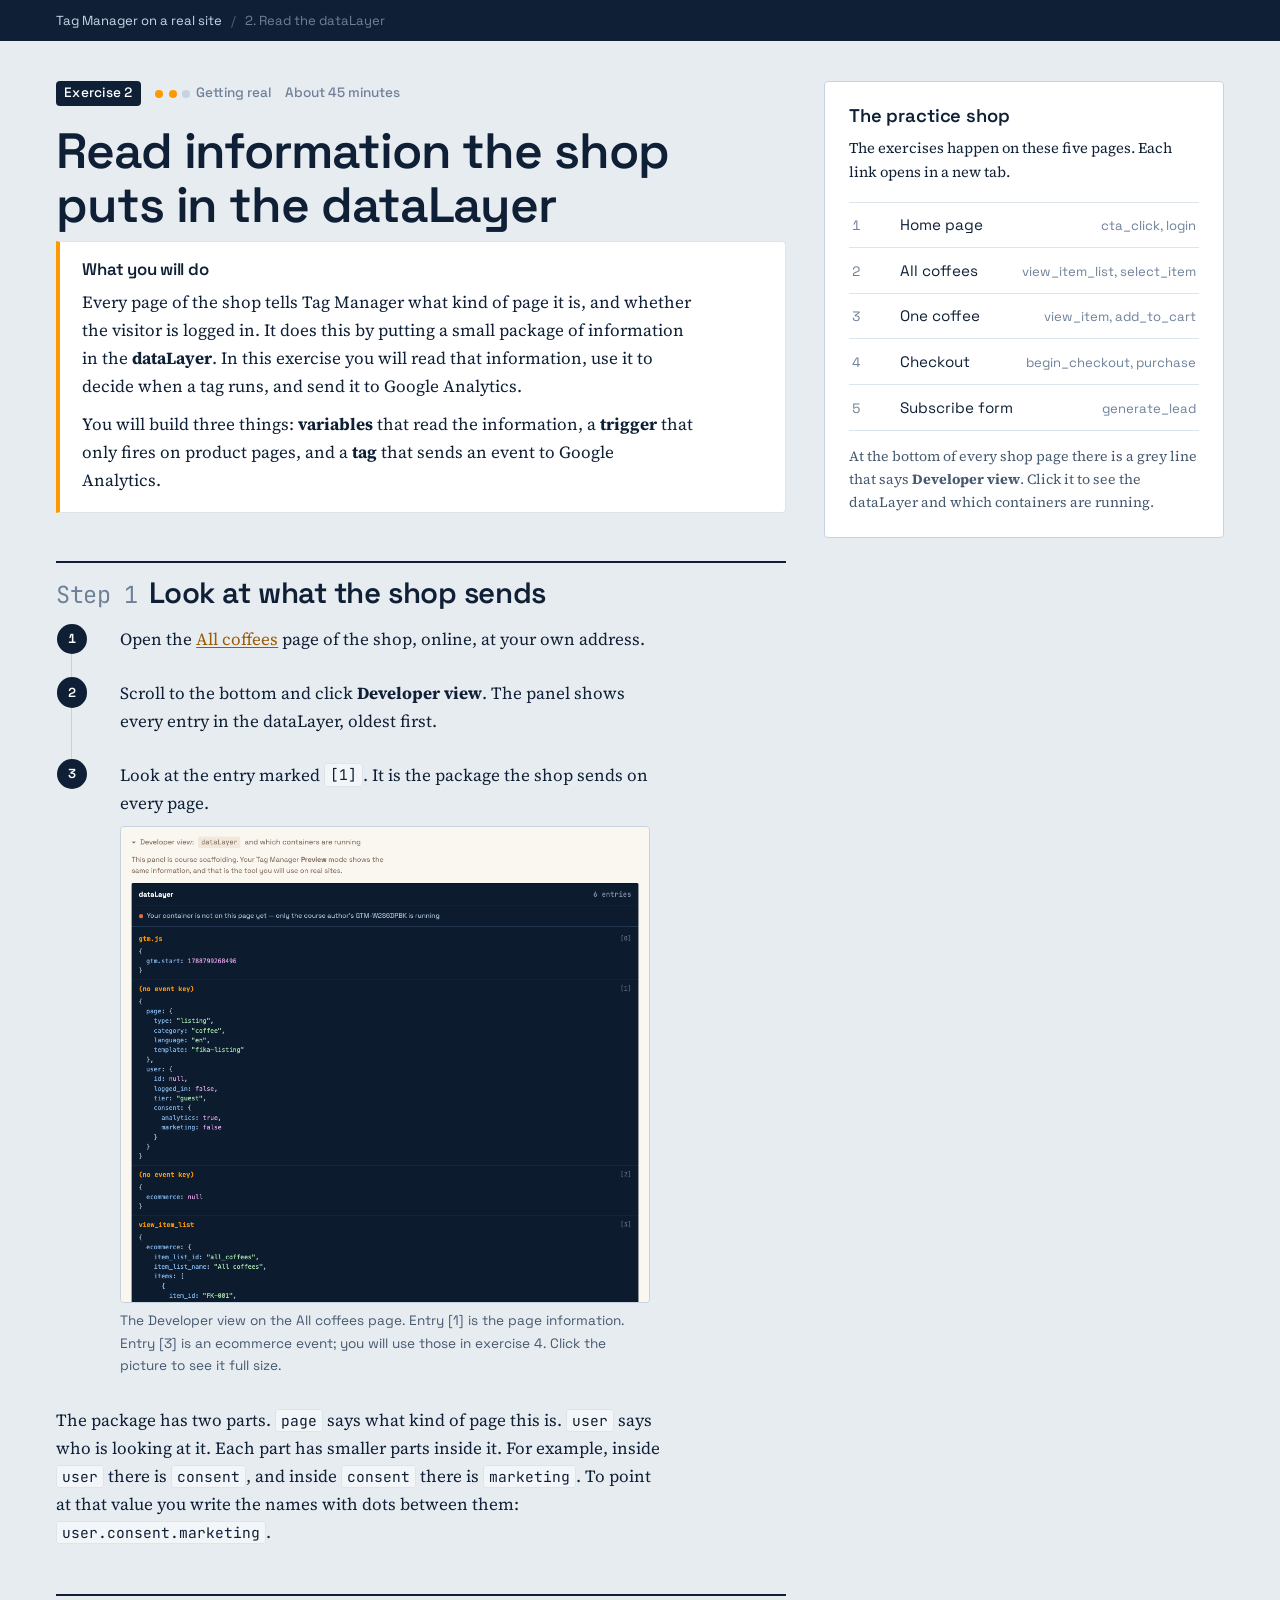
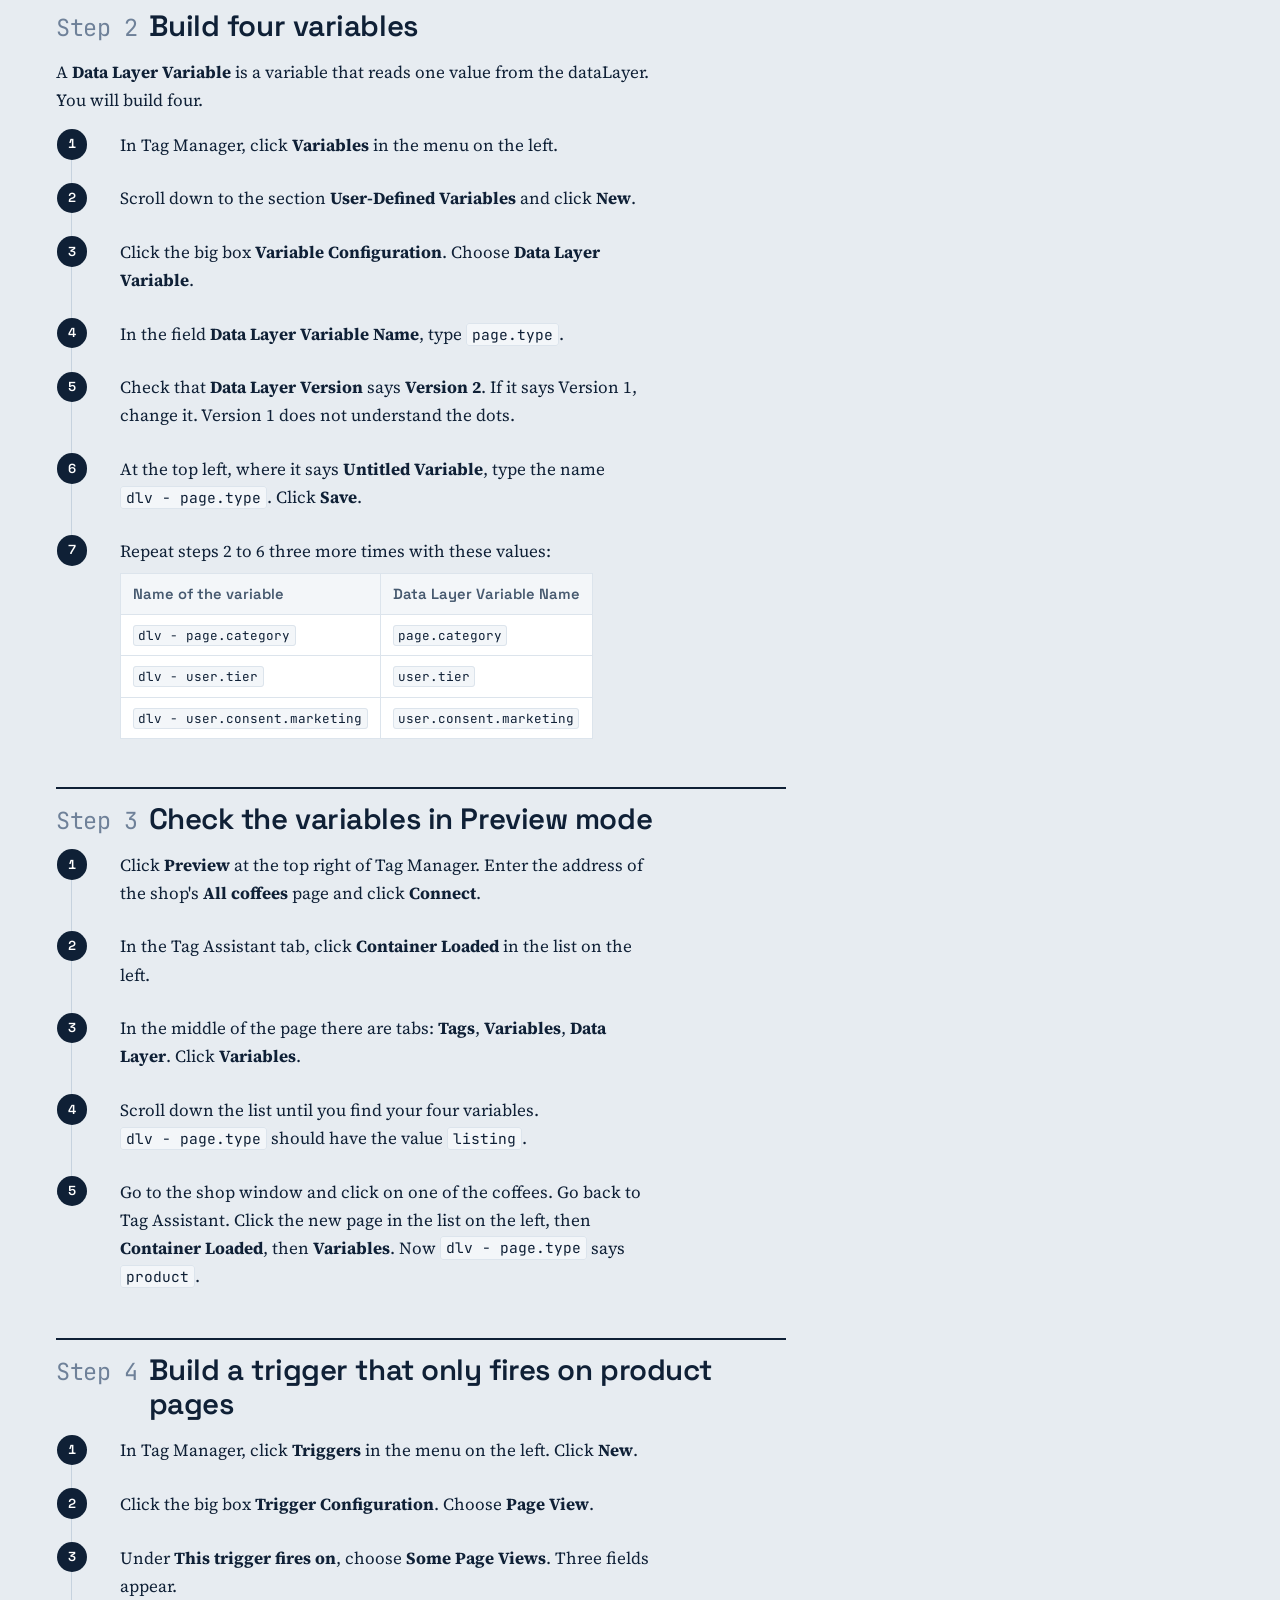
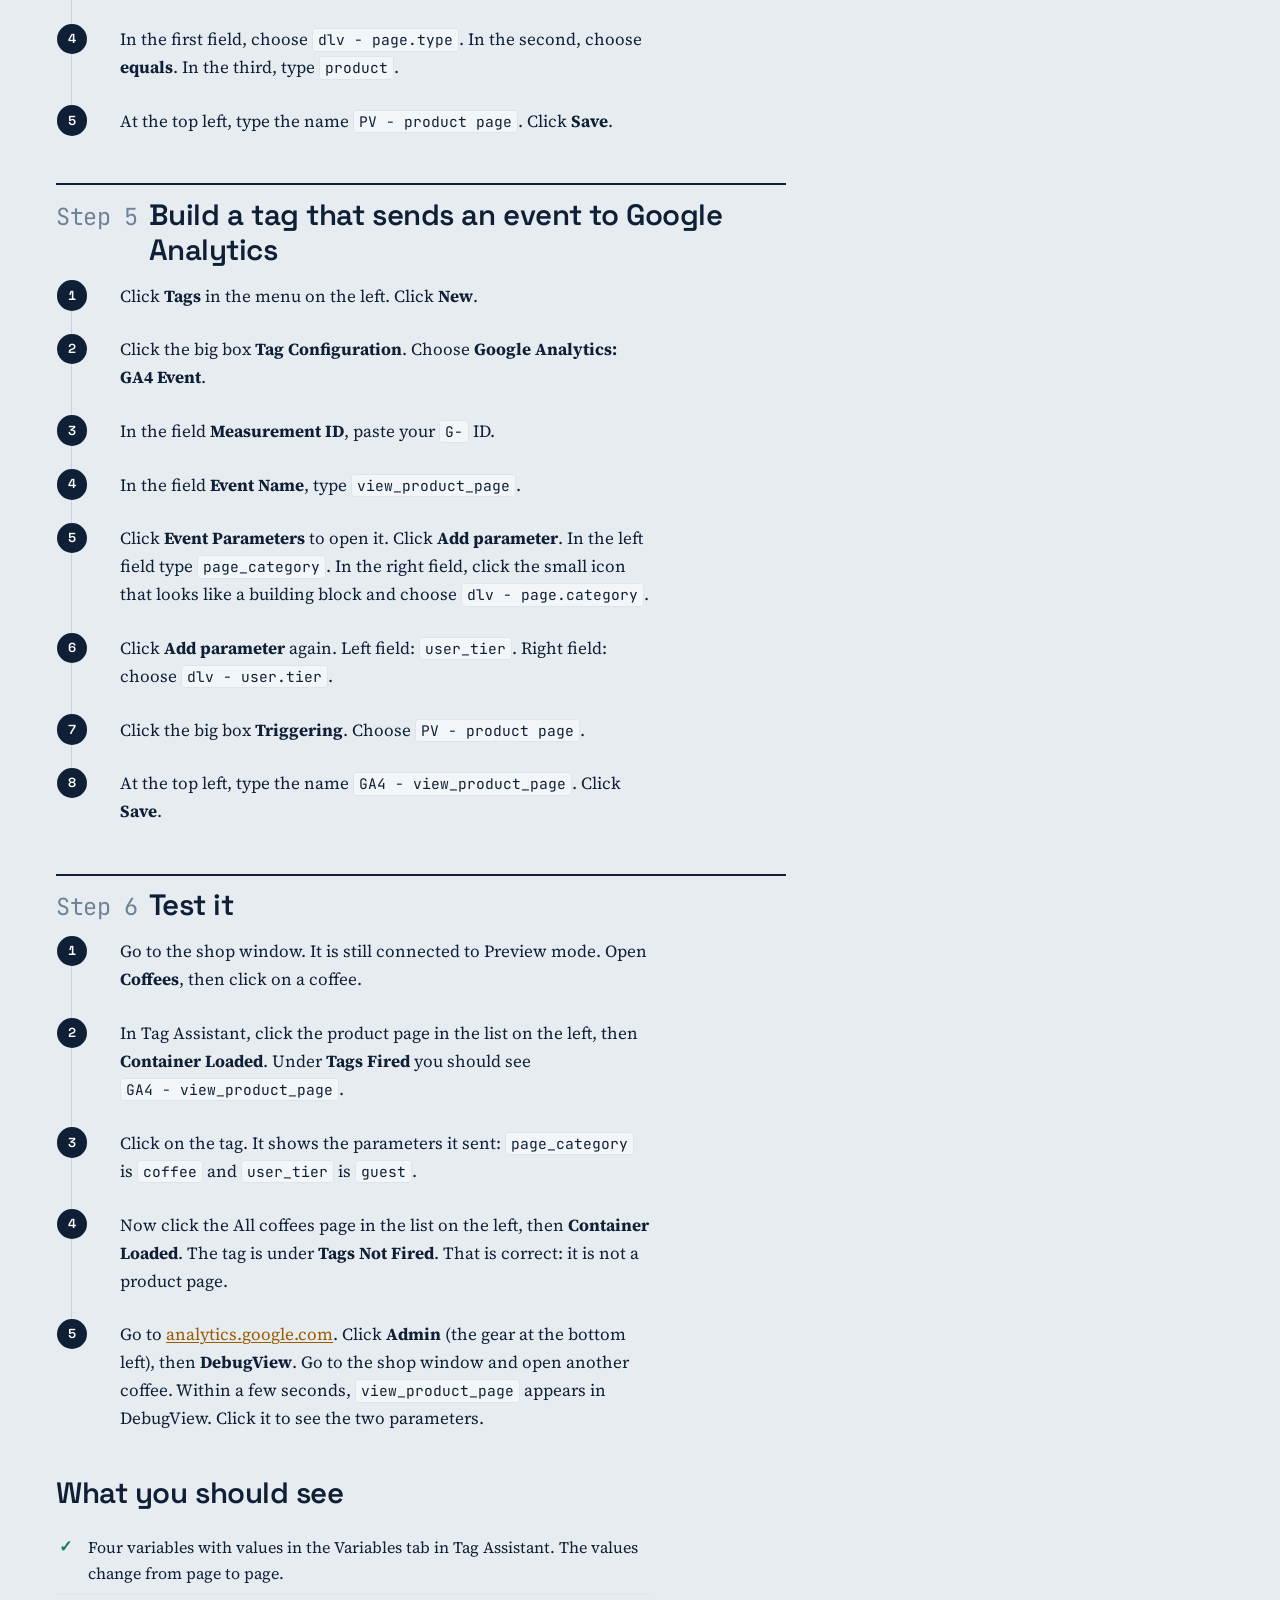
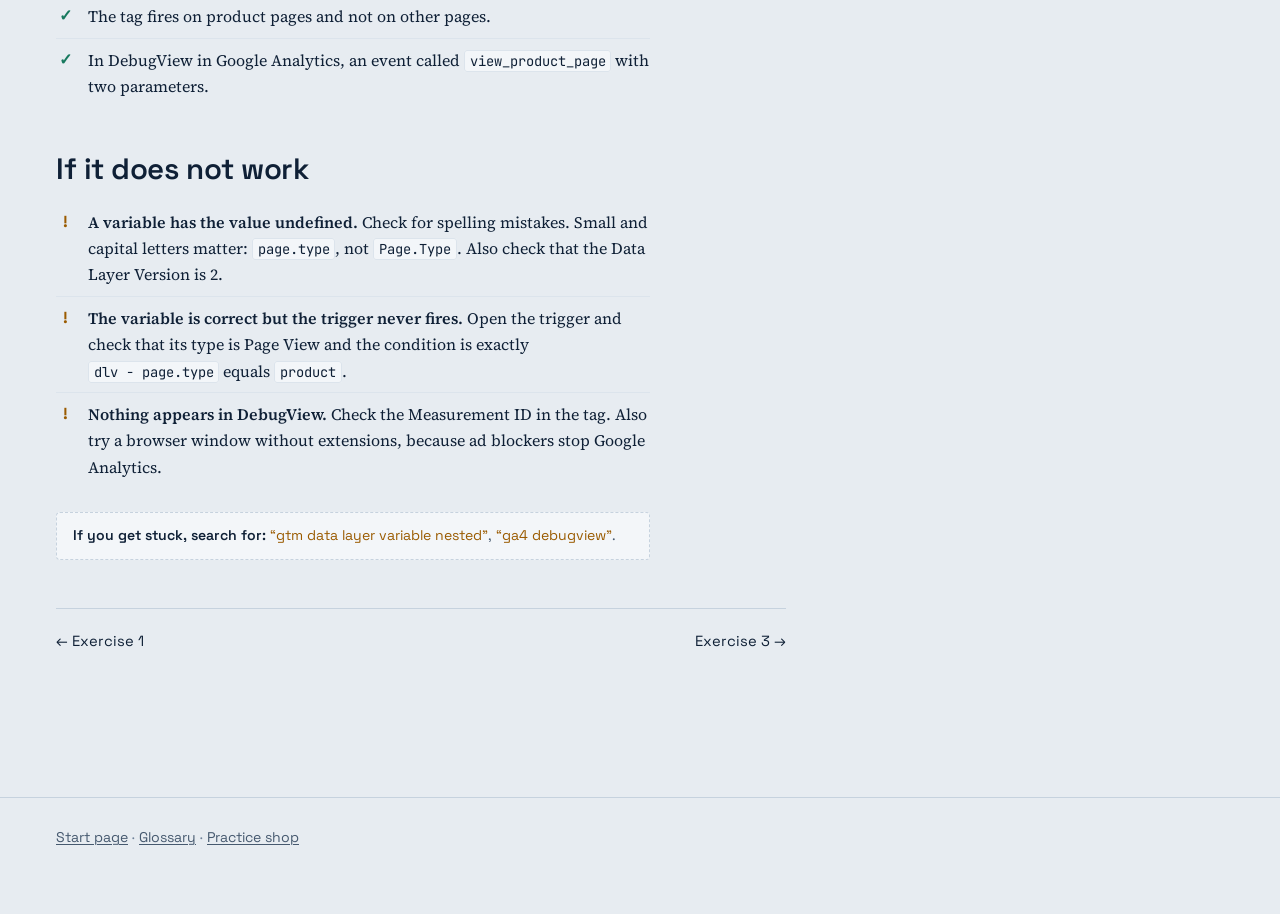
<file: gtm-real-site/2-page-data.html>
<!DOCTYPE html>
<html lang="en">
<head>
<!-- Google Tag Manager -->
<script>(function(w,d,s,l,i){w[l]=w[l]||[];w[l].push({'gtm.start':
new Date().getTime(),event:'gtm.js'});var f=d.getElementsByTagName(s)[0],
j=d.createElement(s),dl=l!='dataLayer'?'&l='+l:'';j.async=true;j.src=
'https://www.googletagmanager.com/gtm.js?id='+i+dl;f.parentNode.insertBefore(j,f);
})(window,document,'script','dataLayer','GTM-W2S6DPBK');</script>
<!-- End Google Tag Manager -->
<meta charset="UTF-8">
<meta name="viewport" content="width=device-width, initial-scale=1.0">
<title>2. Read information the shop puts in the dataLayer</title>
<meta name="description" content="Build Data Layer Variables that read nested values such as page.type and user.tier, use one in a trigger, and send them to Google Analytics as event parameters.">
<link rel="preconnect" href="https://fonts.googleapis.com">
<link rel="preconnect" href="https://fonts.gstatic.com" crossorigin>
<link href="https://fonts.googleapis.com/css2?family=JetBrains+Mono:wght@400;700&family=Source+Serif+4:opsz,wght@8..60,400;8..60,600&family=Space+Grotesk:wght@400;500;600;700&display=swap" rel="stylesheet">
<link rel="stylesheet" href="assets/course.css">
</head>
<body>
<!-- Google Tag Manager (noscript) -->
<noscript><iframe src="https://www.googletagmanager.com/ns.html?id=GTM-W2S6DPBK"
height="0" width="0" style="display:none;visibility:hidden"></iframe></noscript>
<!-- End Google Tag Manager (noscript) -->

<a class="skip" href="#main">Skip to content</a>

<nav aria-label="Breadcrumb">
    <ul class="crumbs">
        <li><a href="index.html">Tag Manager on a real site</a></li><li><a href="2-page-data.html" aria-current="page">2. Read the dataLayer</a></li>
    </ul>
</nav>

<main id="main" class="wrap">
<div class="bench">
    <div class="column">

        <div class="ex-meta">
            <span class="ex-no">Exercise 2</span>
            <span class="level"><i class="on"></i><i class="on"></i><i></i> Getting real</span>
            <span>About 45 minutes</span>
        </div>

        <h1>Read information the shop puts in the dataLayer</h1>

        <div class="purpose">
            <h2>What you will do</h2>
            <p>Every page of the shop tells Tag Manager what kind of page it is, and whether the visitor is logged in.
                It does this by putting a small package of information in the <b>dataLayer</b>. In this exercise you
                will read that information, use it to decide when a tag runs, and send it to Google Analytics.</p>
            <p>You will build three things: <b>variables</b> that read the information, a <b>trigger</b> that only
                fires on product pages, and a <b>tag</b> that sends an event to Google Analytics.</p>
        </div>

        <h2 class="step"><span class="num">Step 1</span> Look at what the shop sends</h2>
        <ol class="steps">
            <li><p>Open the <a href="site/products.html" target="_blank" rel="noopener">All coffees</a> page of the shop, online, at your own address.</p></li>
            <li><p>Scroll to the bottom and click <b>Developer view</b>. The panel shows every entry in the dataLayer, oldest first.</p></li>
            <li><p>Look at the entry marked <code>[1]</code>. It is the package the shop sends on every page.</p>
                <figure class="shot"><a href="assets/img/devview-open.png" target="_blank" rel="noopener"><img src="assets/img/devview-open.png" alt="The Developer view on the All coffees page. Entry [1] is the page information. Entry [3] is an ecommerce event; you will use those in exercise 4."></a><figcaption>The Developer view on the All coffees page. Entry [1] is the page information. Entry [3] is an ecommerce event; you will use those in exercise 4. Click the picture to see it full size.</figcaption></figure></li>
        </ol>
        <p>The package has two parts. <code>page</code> says what kind of page this is. <code>user</code> says who is
            looking at it. Each part has smaller parts inside it. For example, inside <code>user</code> there is
            <code>consent</code>, and inside <code>consent</code> there is <code>marketing</code>. To point at that
            value you write the names with dots between them: <code>user.consent.marketing</code>.</p>

        <h2 class="step"><span class="num">Step 2</span> Build four variables</h2>
        <p>A <b>Data Layer Variable</b> is a variable that reads one value from the dataLayer. You will build four.</p>
        <ol class="steps">
            <li><p>In Tag Manager, click <b>Variables</b> in the menu on the left.</p></li>
            <li><p>Scroll down to the section <b>User-Defined Variables</b> and click <b>New</b>.</p></li>
            <li><p>Click the big box <b>Variable Configuration</b>. Choose <b>Data Layer Variable</b>.</p></li>
            <li><p>In the field <b>Data Layer Variable Name</b>, type <code>page.type</code>.</p></li>
            <li><p>Check that <b>Data Layer Version</b> says <b>Version 2</b>. If it says Version 1, change it. Version 1 does not understand the dots.</p></li>
            <li><p>At the top left, where it says <b>Untitled Variable</b>, type the name <code>dlv - page.type</code>. Click <b>Save</b>.</p></li>
            <li><p>Repeat steps 2 to 6 three more times with these values:</p>
                <table class="settings cols">
                    <tr><th>Name of the variable</th><th>Data Layer Variable Name</th></tr>
                    <tr><td><code>dlv - page.category</code></td><td><code>page.category</code></td></tr>
                    <tr><td><code>dlv - user.tier</code></td><td><code>user.tier</code></td></tr>
                    <tr><td><code>dlv - user.consent.marketing</code></td><td><code>user.consent.marketing</code></td></tr>
                </table>
            </li>
        </ol>

        <h2 class="step"><span class="num">Step 3</span> Check the variables in Preview mode</h2>
        <ol class="steps">
            <li><p>Click <b>Preview</b> at the top right of Tag Manager. Enter the address of the shop's <b>All coffees</b> page and click <b>Connect</b>.</p></li>
            <li><p>In the Tag Assistant tab, click <b>Container Loaded</b> in the list on the left.</p></li>
            <li><p>In the middle of the page there are tabs: <b>Tags</b>, <b>Variables</b>, <b>Data Layer</b>. Click <b>Variables</b>.</p></li>
            <li><p>Scroll down the list until you find your four variables. <code>dlv - page.type</code> should have the value <code>listing</code>.</p></li>
            <li><p>Go to the shop window and click on one of the coffees. Go back to Tag Assistant. Click the new page in the list on the left, then <b>Container Loaded</b>, then <b>Variables</b>. Now <code>dlv - page.type</code> says <code>product</code>.</p></li>
        </ol>

        <h2 class="step"><span class="num">Step 4</span> Build a trigger that only fires on product pages</h2>
        <ol class="steps">
            <li><p>In Tag Manager, click <b>Triggers</b> in the menu on the left. Click <b>New</b>.</p></li>
            <li><p>Click the big box <b>Trigger Configuration</b>. Choose <b>Page View</b>.</p></li>
            <li><p>Under <b>This trigger fires on</b>, choose <b>Some Page Views</b>. Three fields appear.</p></li>
            <li><p>In the first field, choose <code>dlv - page.type</code>. In the second, choose <b>equals</b>. In the third, type <code>product</code>.</p></li>
            <li><p>At the top left, type the name <code>PV - product page</code>. Click <b>Save</b>.</p></li>
        </ol>

        <h2 class="step"><span class="num">Step 5</span> Build a tag that sends an event to Google Analytics</h2>
        <ol class="steps">
            <li><p>Click <b>Tags</b> in the menu on the left. Click <b>New</b>.</p></li>
            <li><p>Click the big box <b>Tag Configuration</b>. Choose <b>Google Analytics: GA4 Event</b>.</p></li>
            <li><p>In the field <b>Measurement ID</b>, paste your <code>G-</code> ID.</p></li>
            <li><p>In the field <b>Event Name</b>, type <code>view_product_page</code>.</p></li>
            <li><p>Click <b>Event Parameters</b> to open it. Click <b>Add parameter</b>. In the left field type <code>page_category</code>. In the right field, click the small icon that looks like a building block and choose <code>dlv - page.category</code>.</p></li>
            <li><p>Click <b>Add parameter</b> again. Left field: <code>user_tier</code>. Right field: choose <code>dlv - user.tier</code>.</p></li>
            <li><p>Click the big box <b>Triggering</b>. Choose <code>PV - product page</code>.</p></li>
            <li><p>At the top left, type the name <code>GA4 - view_product_page</code>. Click <b>Save</b>.</p></li>
        </ol>

        <h2 class="step"><span class="num">Step 6</span> Test it</h2>
        <ol class="steps">
            <li><p>Go to the shop window. It is still connected to Preview mode. Open <b>Coffees</b>, then click on a coffee.</p></li>
            <li><p>In Tag Assistant, click the product page in the list on the left, then <b>Container Loaded</b>. Under <b>Tags Fired</b> you should see <code>GA4 - view_product_page</code>.</p></li>
            <li><p>Click on the tag. It shows the parameters it sent: <code>page_category</code> is <code>coffee</code> and <code>user_tier</code> is <code>guest</code>.</p></li>
            <li><p>Now click the All coffees page in the list on the left, then <b>Container Loaded</b>. The tag is under <b>Tags Not Fired</b>. That is correct: it is not a product page.</p></li>
            <li><p>Go to <a href="https://analytics.google.com" target="_blank" rel="noopener">analytics.google.com</a>. Click <b>Admin</b> (the gear at the bottom left), then <b>DebugView</b>. Go to the shop window and open another coffee. Within a few seconds, <code>view_product_page</code> appears in DebugView. Click it to see the two parameters.</p></li>
        </ol>

        <h2>What you should see</h2>
        <ul class="outcome">
            <li>Four variables with values in the Variables tab in Tag Assistant. The values change from page to page.</li>
            <li>The tag fires on product pages and not on other pages.</li>
            <li>In DebugView in Google Analytics, an event called <code>view_product_page</code> with two parameters.</li>
        </ul>

        <h2>If it does not work</h2>
        <ul class="fix">
            <li><b>A variable has the value undefined.</b> Check for spelling mistakes. Small and capital letters matter: <code>page.type</code>, not <code>Page.Type</code>. Also check that the Data Layer Version is 2.</li>
            <li><b>The variable is correct but the trigger never fires.</b> Open the trigger and check that its type is Page View and the condition is exactly <code>dlv - page.type</code> equals <code>product</code>.</li>
            <li><b>Nothing appears in DebugView.</b> Check the Measurement ID in the tag. Also try a browser window without extensions, because ad blockers stop Google Analytics.</li>
        </ul>

        <div class="lookup">
            <b>If you get stuck, search for:</b> <q>gtm data layer variable nested</q>, <q>ga4 debugview</q>.
        </div>


        <div class="pager">
            <span><a href="1-install.html">&larr; Exercise 1</a></span>
            <span><a href="3-custom-events.html">Exercise 3 &rarr;</a></span>
        </div>
    </div>

    <div class="rail">
        <div class="card">
            <h3 style="margin-top:0">The practice shop</h3>
            <p style="font-size:.92rem">The exercises happen on these five pages. Each link opens in a new tab.</p>
            <ul class="exercises"><li><a href="site/index.html" target="_blank" rel="noopener"><span class="n">1</span><span>Home page</span><span class="what">cta_click, login</span></a></li><li><a href="site/products.html" target="_blank" rel="noopener"><span class="n">2</span><span>All coffees</span><span class="what">view_item_list, select_item</span></a></li><li><a href="site/product.html?sku=FK-002" target="_blank" rel="noopener"><span class="n">3</span><span>One coffee</span><span class="what">view_item, add_to_cart</span></a></li><li><a href="site/checkout.html" target="_blank" rel="noopener"><span class="n">4</span><span>Checkout</span><span class="what">begin_checkout, purchase</span></a></li><li><a href="site/signup.html" target="_blank" rel="noopener"><span class="n">5</span><span>Subscribe form</span><span class="what">generate_lead</span></a></li></ul>
            <p style="font-size:.88rem;margin:.9rem 0 0;color:var(--ink-2)">At the bottom of every shop page there is a grey line that says <b>Developer view</b>. Click it to see the dataLayer and which containers are running.</p>
        </div>
    </div>
</div>
</main>

<footer class="site">
    <p><a href="index.html">Start page</a> · <a href="reference/glossary.html">Glossary</a> · <a href="site/index.html">Practice shop</a></p>
</footer>

</body>
</html>
</file>
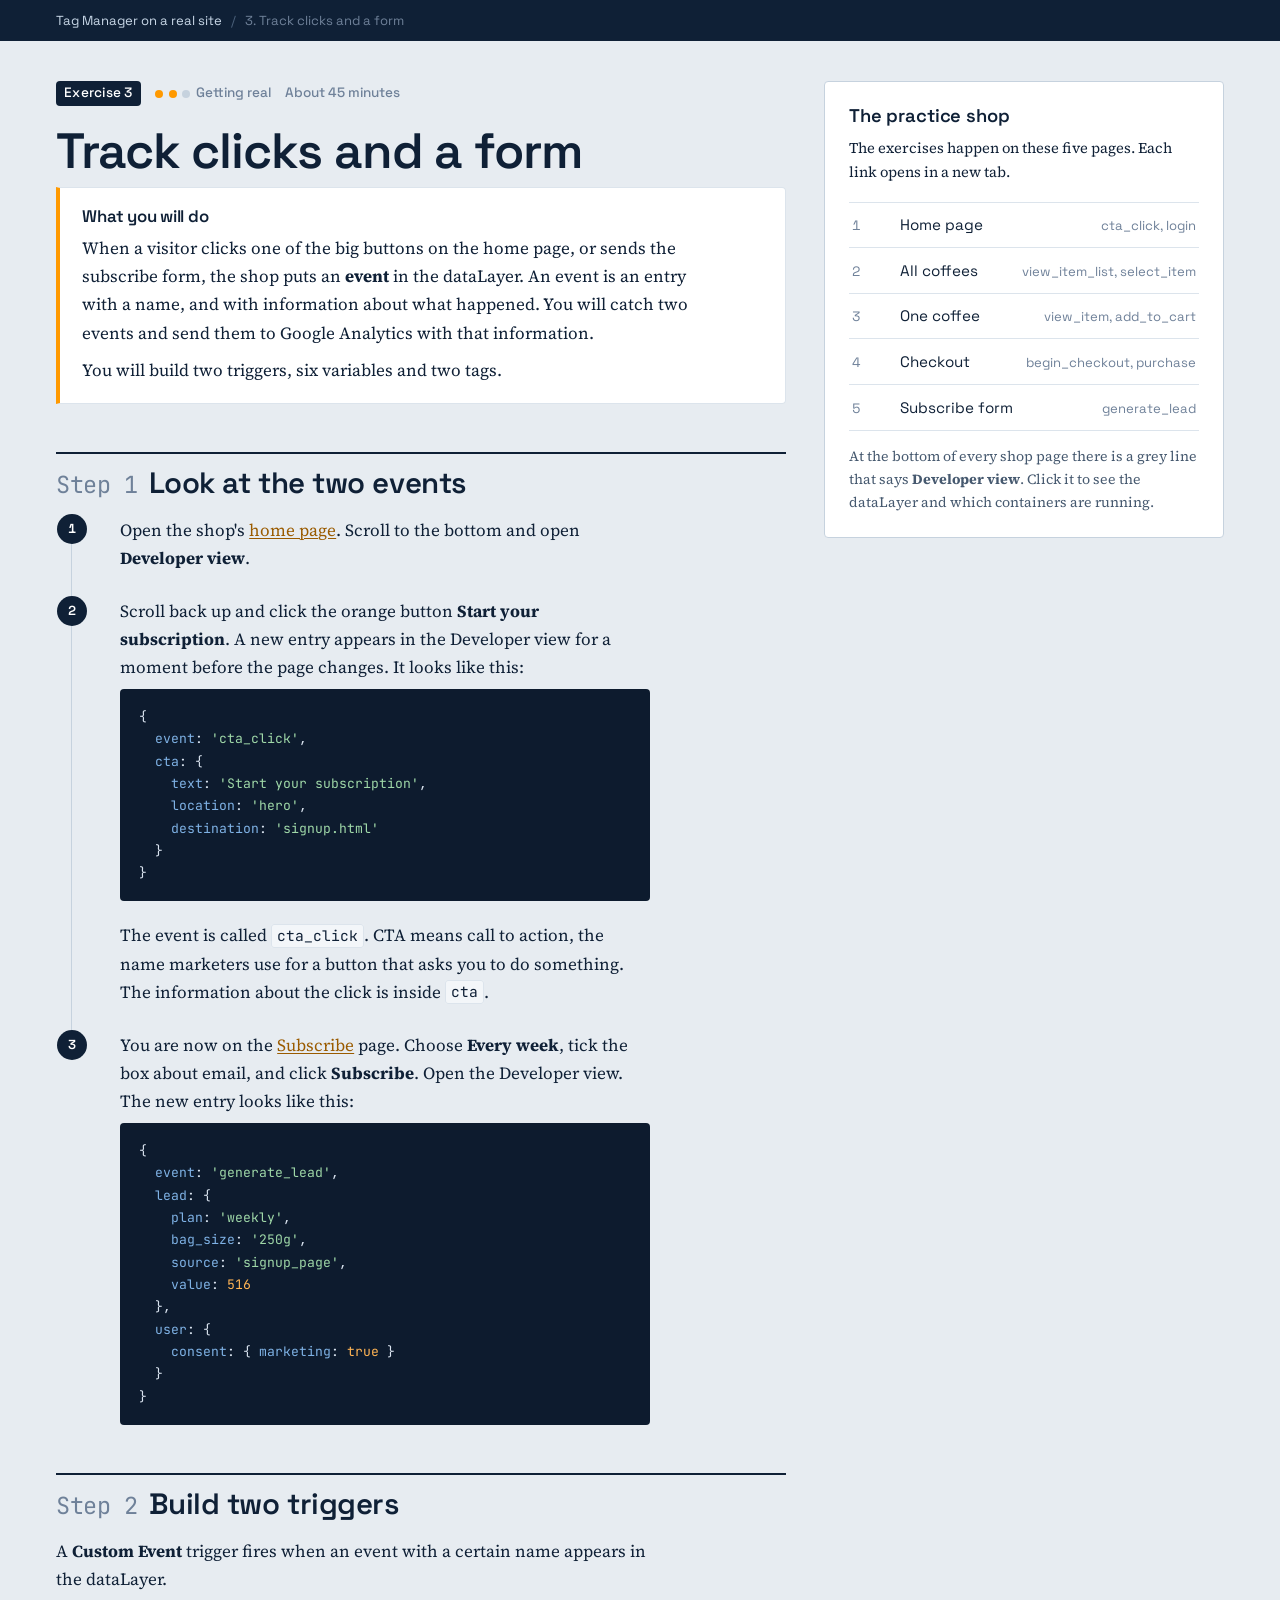
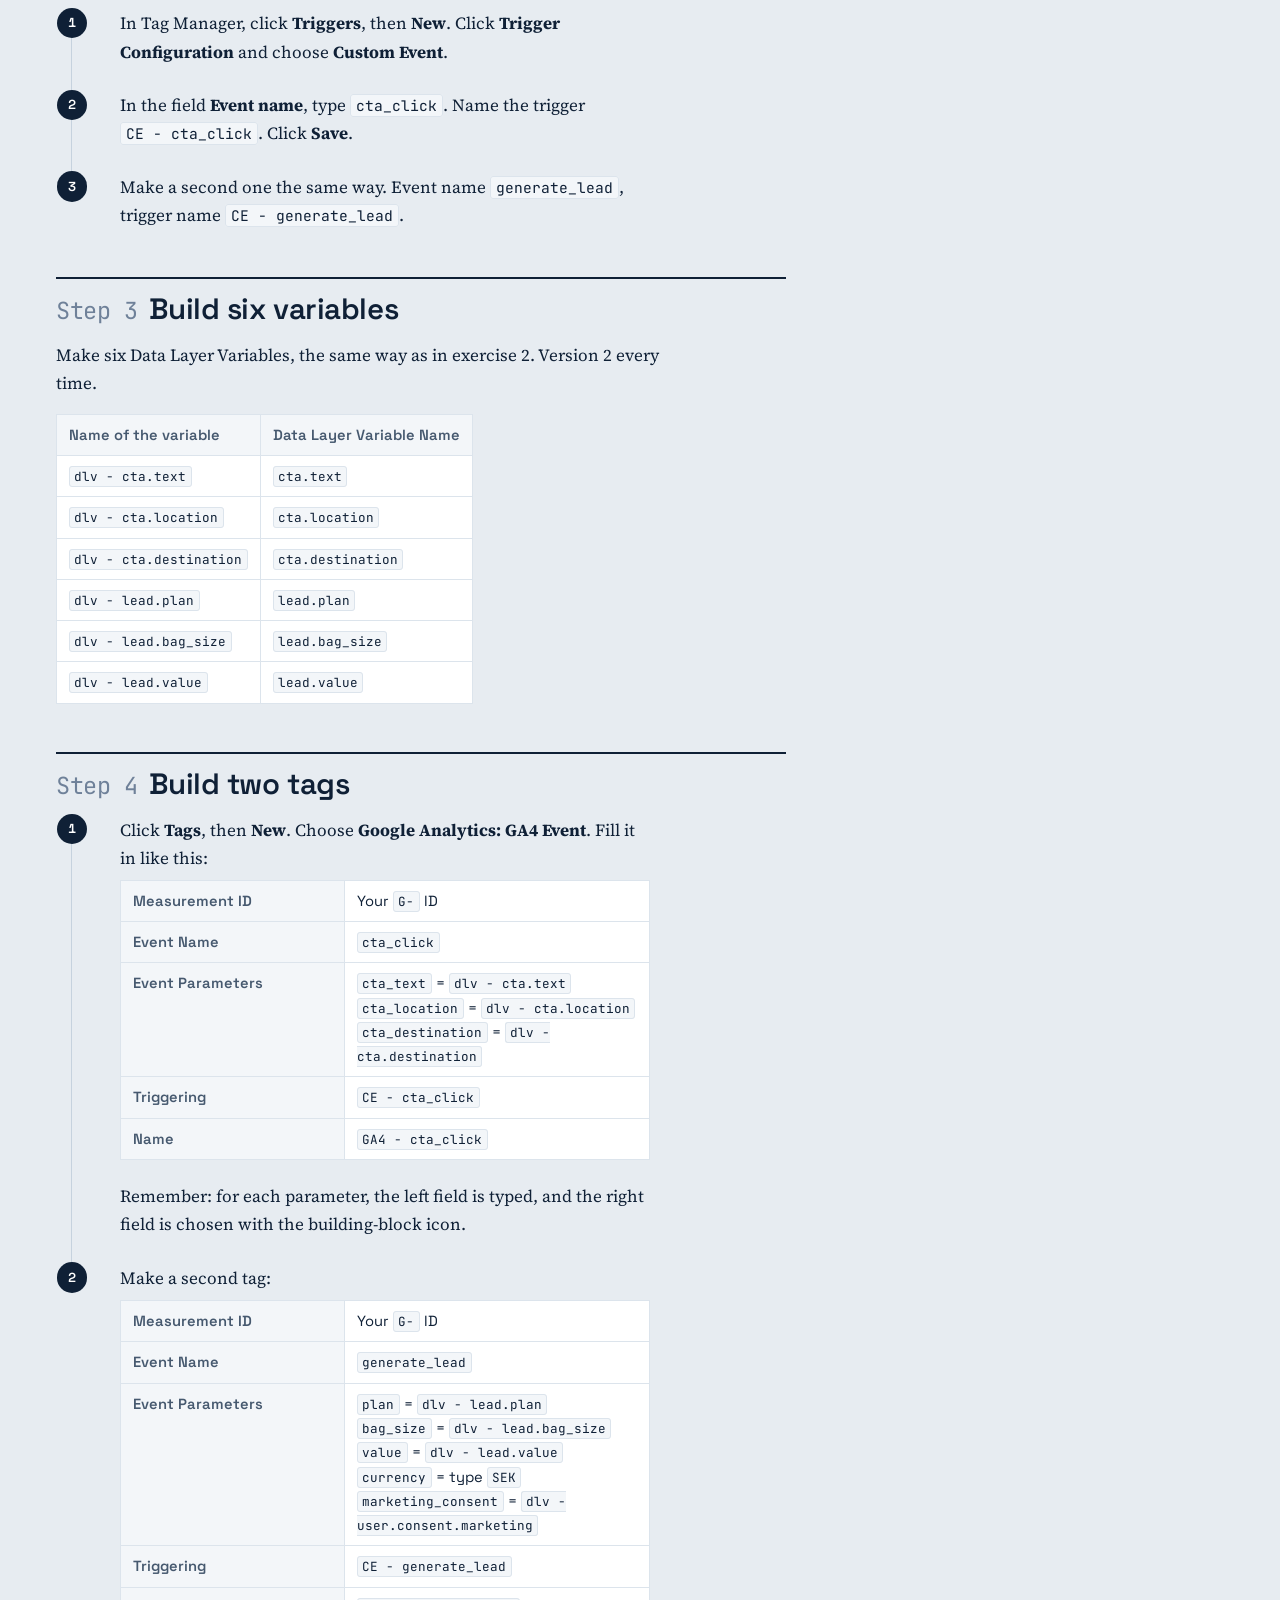
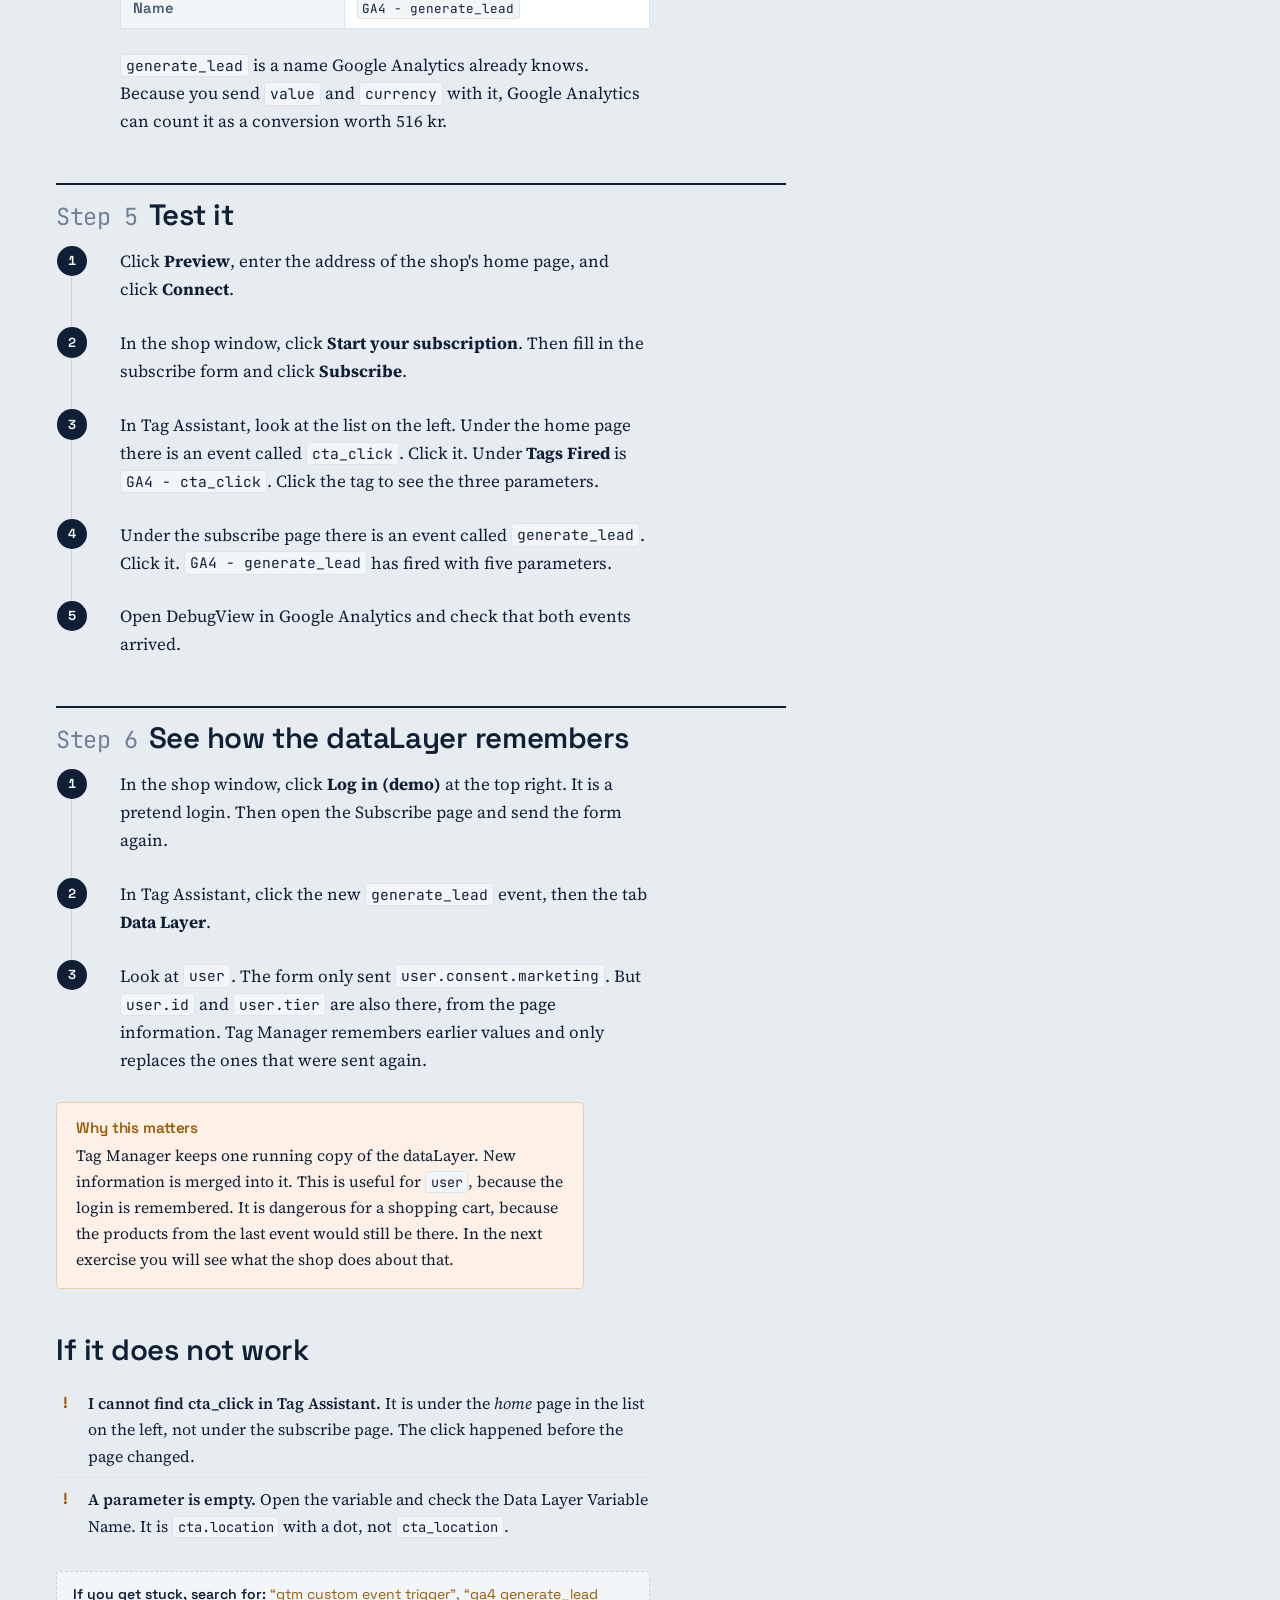
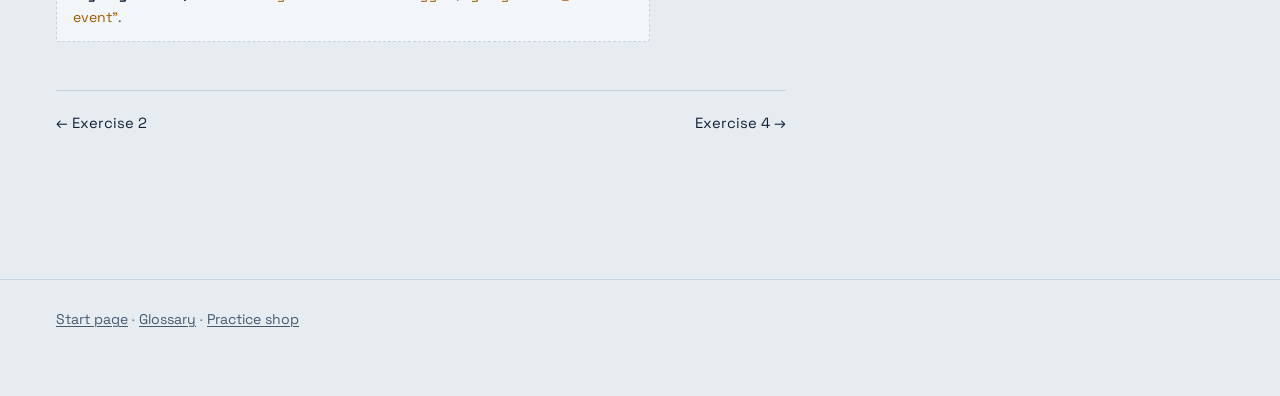
<file: gtm-real-site/3-custom-events.html>
<!DOCTYPE html>
<html lang="en">
<head>
<!-- Google Tag Manager -->
<script>(function(w,d,s,l,i){w[l]=w[l]||[];w[l].push({'gtm.start':
new Date().getTime(),event:'gtm.js'});var f=d.getElementsByTagName(s)[0],
j=d.createElement(s),dl=l!='dataLayer'?'&l='+l:'';j.async=true;j.src=
'https://www.googletagmanager.com/gtm.js?id='+i+dl;f.parentNode.insertBefore(j,f);
})(window,document,'script','dataLayer','GTM-W2S6DPBK');</script>
<!-- End Google Tag Manager -->
<meta charset="UTF-8">
<meta name="viewport" content="width=device-width, initial-scale=1.0">
<title>3. Track clicks and a form</title>
<meta name="description" content="Catch the cta_click and generate_lead events the shop sends, read the values inside them with Data Layer Variables, and send them to Google Analytics.">
<link rel="preconnect" href="https://fonts.googleapis.com">
<link rel="preconnect" href="https://fonts.gstatic.com" crossorigin>
<link href="https://fonts.googleapis.com/css2?family=JetBrains+Mono:wght@400;700&family=Source+Serif+4:opsz,wght@8..60,400;8..60,600&family=Space+Grotesk:wght@400;500;600;700&display=swap" rel="stylesheet">
<link rel="stylesheet" href="assets/course.css">
</head>
<body>
<!-- Google Tag Manager (noscript) -->
<noscript><iframe src="https://www.googletagmanager.com/ns.html?id=GTM-W2S6DPBK"
height="0" width="0" style="display:none;visibility:hidden"></iframe></noscript>
<!-- End Google Tag Manager (noscript) -->

<a class="skip" href="#main">Skip to content</a>

<nav aria-label="Breadcrumb">
    <ul class="crumbs">
        <li><a href="index.html">Tag Manager on a real site</a></li><li><a href="3-custom-events.html" aria-current="page">3. Track clicks and a form</a></li>
    </ul>
</nav>

<main id="main" class="wrap">
<div class="bench">
    <div class="column">

        <div class="ex-meta">
            <span class="ex-no">Exercise 3</span>
            <span class="level"><i class="on"></i><i class="on"></i><i></i> Getting real</span>
            <span>About 45 minutes</span>
        </div>

        <h1>Track clicks and a form</h1>

        <div class="purpose">
            <h2>What you will do</h2>
            <p>When a visitor clicks one of the big buttons on the home page, or sends the subscribe form, the shop
                puts an <b>event</b> in the dataLayer. An event is an entry with a name, and with information about
                what happened. You will catch two events and send them to Google Analytics with that information.</p>
            <p>You will build two triggers, six variables and two tags.</p>
        </div>

        <h2 class="step"><span class="num">Step 1</span> Look at the two events</h2>
        <ol class="steps">
            <li><p>Open the shop's <a href="site/index.html" target="_blank" rel="noopener">home page</a>. Scroll to the bottom and open <b>Developer view</b>.</p></li>
            <li><p>Scroll back up and click the orange button <b>Start your subscription</b>. A new entry appears in the Developer view for a moment before the page changes. It looks like this:</p>
<pre><code>{
  <span class="tok-key">event</span>: <span class="tok-str">'cta_click'</span>,
  <span class="tok-key">cta</span>: {
    <span class="tok-key">text</span>: <span class="tok-str">'Start your subscription'</span>,
    <span class="tok-key">location</span>: <span class="tok-str">'hero'</span>,
    <span class="tok-key">destination</span>: <span class="tok-str">'signup.html'</span>
  }
}</code></pre>
                <p>The event is called <code>cta_click</code>. CTA means call to action, the name marketers use for a button that asks you to do something. The information about the click is inside <code>cta</code>.</p></li>
            <li><p>You are now on the <a href="site/signup.html" target="_blank" rel="noopener">Subscribe</a> page. Choose <b>Every week</b>, tick the box about email, and click <b>Subscribe</b>. Open the Developer view. The new entry looks like this:</p>
<pre><code>{
  <span class="tok-key">event</span>: <span class="tok-str">'generate_lead'</span>,
  <span class="tok-key">lead</span>: {
    <span class="tok-key">plan</span>: <span class="tok-str">'weekly'</span>,
    <span class="tok-key">bag_size</span>: <span class="tok-str">'250g'</span>,
    <span class="tok-key">source</span>: <span class="tok-str">'signup_page'</span>,
    <span class="tok-key">value</span>: <span class="tok-kw">516</span>
  },
  <span class="tok-key">user</span>: {
    <span class="tok-key">consent</span>: { <span class="tok-key">marketing</span>: <span class="tok-kw">true</span> }
  }
}</code></pre></li>
        </ol>

        <h2 class="step"><span class="num">Step 2</span> Build two triggers</h2>
        <p>A <b>Custom Event</b> trigger fires when an event with a certain name appears in the dataLayer.</p>
        <ol class="steps">
            <li><p>In Tag Manager, click <b>Triggers</b>, then <b>New</b>. Click <b>Trigger Configuration</b> and choose <b>Custom Event</b>.</p></li>
            <li><p>In the field <b>Event name</b>, type <code>cta_click</code>. Name the trigger <code>CE - cta_click</code>. Click <b>Save</b>.</p></li>
            <li><p>Make a second one the same way. Event name <code>generate_lead</code>, trigger name <code>CE - generate_lead</code>.</p></li>
        </ol>

        <h2 class="step"><span class="num">Step 3</span> Build six variables</h2>
        <p>Make six Data Layer Variables, the same way as in exercise 2. Version 2 every time.</p>
        <table class="settings cols">
            <tr><th>Name of the variable</th><th>Data Layer Variable Name</th></tr>
            <tr><td><code>dlv - cta.text</code></td><td><code>cta.text</code></td></tr>
            <tr><td><code>dlv - cta.location</code></td><td><code>cta.location</code></td></tr>
            <tr><td><code>dlv - cta.destination</code></td><td><code>cta.destination</code></td></tr>
            <tr><td><code>dlv - lead.plan</code></td><td><code>lead.plan</code></td></tr>
            <tr><td><code>dlv - lead.bag_size</code></td><td><code>lead.bag_size</code></td></tr>
            <tr><td><code>dlv - lead.value</code></td><td><code>lead.value</code></td></tr>
        </table>

        <h2 class="step"><span class="num">Step 4</span> Build two tags</h2>
        <ol class="steps">
            <li><p>Click <b>Tags</b>, then <b>New</b>. Choose <b>Google Analytics: GA4 Event</b>. Fill it in like this:</p>
                <table class="settings">
                    <tr><th>Measurement ID</th><td>Your <code>G-</code> ID</td></tr>
                    <tr><th>Event Name</th><td><code>cta_click</code></td></tr>
                    <tr><th>Event Parameters</th><td><code>cta_text</code> = <code>dlv - cta.text</code><br><code>cta_location</code> = <code>dlv - cta.location</code><br><code>cta_destination</code> = <code>dlv - cta.destination</code></td></tr>
                    <tr><th>Triggering</th><td><code>CE - cta_click</code></td></tr>
                    <tr><th>Name</th><td><code>GA4 - cta_click</code></td></tr>
                </table>
                <p>Remember: for each parameter, the left field is typed, and the right field is chosen with the building-block icon.</p></li>
            <li><p>Make a second tag:</p>
                <table class="settings">
                    <tr><th>Measurement ID</th><td>Your <code>G-</code> ID</td></tr>
                    <tr><th>Event Name</th><td><code>generate_lead</code></td></tr>
                    <tr><th>Event Parameters</th><td><code>plan</code> = <code>dlv - lead.plan</code><br><code>bag_size</code> = <code>dlv - lead.bag_size</code><br><code>value</code> = <code>dlv - lead.value</code><br><code>currency</code> = type <code>SEK</code><br><code>marketing_consent</code> = <code>dlv - user.consent.marketing</code></td></tr>
                    <tr><th>Triggering</th><td><code>CE - generate_lead</code></td></tr>
                    <tr><th>Name</th><td><code>GA4 - generate_lead</code></td></tr>
                </table>
                <p><code>generate_lead</code> is a name Google Analytics already knows. Because you send <code>value</code> and <code>currency</code> with it, Google Analytics can count it as a conversion worth 516 kr.</p></li>
        </ol>

        <h2 class="step"><span class="num">Step 5</span> Test it</h2>
        <ol class="steps">
            <li><p>Click <b>Preview</b>, enter the address of the shop's home page, and click <b>Connect</b>.</p></li>
            <li><p>In the shop window, click <b>Start your subscription</b>. Then fill in the subscribe form and click <b>Subscribe</b>.</p></li>
            <li><p>In Tag Assistant, look at the list on the left. Under the home page there is an event called <code>cta_click</code>. Click it. Under <b>Tags Fired</b> is <code>GA4 - cta_click</code>. Click the tag to see the three parameters.</p></li>
            <li><p>Under the subscribe page there is an event called <code>generate_lead</code>. Click it. <code>GA4 - generate_lead</code> has fired with five parameters.</p></li>
            <li><p>Open DebugView in Google Analytics and check that both events arrived.</p></li>
        </ol>

        <h2 class="step"><span class="num">Step 6</span> See how the dataLayer remembers</h2>
        <ol class="steps">
            <li><p>In the shop window, click <b>Log in (demo)</b> at the top right. It is a pretend login. Then open the Subscribe page and send the form again.</p></li>
            <li><p>In Tag Assistant, click the new <code>generate_lead</code> event, then the tab <b>Data Layer</b>.</p></li>
            <li><p>Look at <code>user</code>. The form only sent <code>user.consent.marketing</code>. But <code>user.id</code> and <code>user.tier</code> are also there, from the page information. Tag Manager remembers earlier values and only replaces the ones that were sent again.</p></li>
        </ol>

        <div class="gotcha">
            <h3>Why this matters</h3>
            <p>Tag Manager keeps one running copy of the dataLayer. New information is merged into it. This is useful
                for <code>user</code>, because the login is remembered. It is dangerous for a shopping cart, because
                the products from the last event would still be there. In the next exercise you will see what the shop
                does about that.</p>
        </div>

        <h2>If it does not work</h2>
        <ul class="fix">
            <li><b>I cannot find cta_click in Tag Assistant.</b> It is under the <em>home</em> page in the list on the left, not under the subscribe page. The click happened before the page changed.</li>
            <li><b>A parameter is empty.</b> Open the variable and check the Data Layer Variable Name. It is <code>cta.location</code> with a dot, not <code>cta_location</code>.</li>
        </ul>

        <div class="lookup">
            <b>If you get stuck, search for:</b> <q>gtm custom event trigger</q>, <q>ga4 generate_lead event</q>.
        </div>


        <div class="pager">
            <span><a href="2-page-data.html">&larr; Exercise 2</a></span>
            <span><a href="4-ecommerce.html">Exercise 4 &rarr;</a></span>
        </div>
    </div>

    <div class="rail">
        <div class="card">
            <h3 style="margin-top:0">The practice shop</h3>
            <p style="font-size:.92rem">The exercises happen on these five pages. Each link opens in a new tab.</p>
            <ul class="exercises"><li><a href="site/index.html" target="_blank" rel="noopener"><span class="n">1</span><span>Home page</span><span class="what">cta_click, login</span></a></li><li><a href="site/products.html" target="_blank" rel="noopener"><span class="n">2</span><span>All coffees</span><span class="what">view_item_list, select_item</span></a></li><li><a href="site/product.html?sku=FK-002" target="_blank" rel="noopener"><span class="n">3</span><span>One coffee</span><span class="what">view_item, add_to_cart</span></a></li><li><a href="site/checkout.html" target="_blank" rel="noopener"><span class="n">4</span><span>Checkout</span><span class="what">begin_checkout, purchase</span></a></li><li><a href="site/signup.html" target="_blank" rel="noopener"><span class="n">5</span><span>Subscribe form</span><span class="what">generate_lead</span></a></li></ul>
            <p style="font-size:.88rem;margin:.9rem 0 0;color:var(--ink-2)">At the bottom of every shop page there is a grey line that says <b>Developer view</b>. Click it to see the dataLayer and which containers are running.</p>
        </div>
    </div>
</div>
</main>

<footer class="site">
    <p><a href="index.html">Start page</a> · <a href="reference/glossary.html">Glossary</a> · <a href="site/index.html">Practice shop</a></p>
</footer>

</body>
</html>
</file>
<file: style.css>
/* ---------- Tokens ---------- */
html, body {
  overflow-x: hidden;
}
:root {
  --ink: #201d1b;
  --paper: #faf7f2;
  --paper-alt: #f1ece2;
  --muted: #6b655c;
  --line: #e4ded3;
  --brass: #a8823d;
  --brass-light: #c9a467;
  --forest: #33513f;

  --font-display: "Fraunces", Georgia, serif;
  --font-body: "Work Sans", -apple-system, BlinkMacSystemFont, sans-serif;

  --max-width: 1080px;
}

* {
  box-sizing: border-box;
}

html {
  scroll-behavior: smooth;
}

body {
  margin: 0;
  font-family: var(--font-body);
  color: var(--ink);
  background: var(--paper);
  line-height: 1.6;
  -webkit-font-smoothing: antialiased;
}

h1,
h2,
h3,
h4 {
  font-family: var(--font-display);
  font-weight: 500;
  line-height: 1.15;
  margin: 0 0 0.5em;
}

p {
  margin: 0 0 1em;
  color: var(--muted);
}

a {
  color: var(--forest);
}

a:focus-visible,
button:focus-visible {
  outline: 2px solid var(--brass);
  outline-offset: 3px;
}

img {
  max-width: 100%;
  display: block;
}

.section-inner {
  max-width: var(--max-width);
  margin: 0 auto;
  padding: 0 24px;
}

.section-inner.narrow {
  max-width: 640px;
}

/* ---------- Header / Nav ---------- */
.site-header {
  position: sticky;
  top: 0;
  z-index: 50;
  background: rgba(250, 247, 242, 0.92);
  backdrop-filter: blur(6px);
  border-bottom: 1px solid var(--line);
}

.navbar {
  max-width: var(--max-width);
  margin: 0 auto;
  padding: 18px 24px;
  display: flex;
  align-items: center;
  justify-content: space-between;
}

.logo {
  font-family: var(--font-display);
  font-size: 1.15rem;
  color: var(--ink);
  text-decoration: none;
}

.nav-links {
  list-style: none;
  display: flex;
  gap: 32px;
  margin: 0;
  padding: 0;
}

.nav-links a {
  color: var(--ink);
  text-decoration: none;
  font-size: 0.95rem;
}

.nav-links a:hover {
  color: var(--brass);
}

.nav-toggle {
  display: none;
  flex-direction: column;
  justify-content: center;
  gap: 5px;
  width: 32px;
  height: 32px;
  background: none;
  border: none;
  cursor: pointer;
  padding: 0;
}

.nav-toggle span {
  display: block;
  height: 2px;
  width: 100%;
  background: var(--ink);
  transition: transform 0.2s ease, opacity 0.2s ease;
}

.nav-toggle.is-open span:nth-child(1) {
  transform: translateY(7px) rotate(45deg);
}

.nav-toggle.is-open span:nth-child(2) {
  opacity: 0;
}

.nav-toggle.is-open span:nth-child(3) {
  transform: translateY(-7px) rotate(-45deg);
}

/* ---------- Hero ---------- */
.hero {
  max-width: var(--max-width);
  margin: 0 auto;
  padding: 72px 24px 96px;
  display: grid;
  grid-template-columns: 1.2fr 0.8fr;
  gap: 48px;
  align-items: center;
}

.hero-kicker {
  color: var(--brass);
  font-size: 0.95rem;
  margin-bottom: 0.5em;
}

.hero h1 {
  font-size: clamp(2.2rem, 5vw, 3.4rem);
  color: var(--ink);
}

.hero h1 span {
  color: var(--forest);
}

.hero-text {
  max-width: 46ch;
  font-size: 1.05rem;
}

.hero-buttons {
  display: flex;
  gap: 16px;
  flex-wrap: wrap;
  margin-top: 8px;
}

.btn,
.btn-outline {
  display: inline-block;
  padding: 12px 24px;
  border-radius: 3px;
  text-decoration: none;
  font-size: 0.95rem;
  font-weight: 500;
  transition: background 0.2s ease, color 0.2s ease, border-color 0.2s ease;
}

.btn {
  background: var(--ink);
  color: var(--paper);
}

.btn:hover {
  background: var(--forest);
}

.btn-outline {
  border: 1px solid var(--ink);
  color: var(--ink);
}

.btn-outline:hover {
  border-color: var(--brass);
  color: var(--brass);
}
.profile-image {
  position: relative;
  width: 220px;   /* samma mått som viewBox på SVG:n */
  height: 220px;
}

.profile-image img {
  position: absolute;
  top: 50%;
  left: 50%;
  transform: translate(-50%, -50%);
  width: 160px;      /* justera storleken efter smak, mindre än SVG:ns 220px så ringen syns runt om */
  height: 160px;
  border-radius: 50%;
  object-fit: cover;  /* gör att bilden beskärs proportionerligt istället för att bli utdragen */
}

.hero-motif {
  position: absolute;
  top: 0;
  left: 0;
  width: 100%;
  height: 100%;
}

/* ---------- Sections ---------- */
.section {
  padding: 72px 0;
}

.section.alt {
  background: var(--paper-alt);
}

.section h2 {
  font-size: clamp(1.6rem, 3vw, 2.1rem);
  margin-bottom: 0.9em;
}

/* ---------- Cards ---------- */
.cards {
  display: grid;
  grid-template-columns: repeat(3, 1fr);
  gap: 24px;
}

.card {
  background: var(--paper);
  border: 1px solid var(--line);
  border-radius: 4px;
  padding: 28px;
}

.section.alt .card {
  background: var(--paper);
}

.card h3 {
  font-size: 1.15rem;
  margin-bottom: 0.4em;
}

.card a {
  display: inline-block;
  margin-top: 8px;
  font-size: 0.9rem;
  text-decoration: none;
  border-bottom: 1px solid var(--forest);
}

#projects .cards {
  grid-template-columns: repeat(2, 1fr);
}

/* ---------- Timeline ---------- */
.timeline {
  position: relative;
  padding-left: 28px;
  border-left: 1px solid var(--line);
}

.timeline-item {
  position: relative;
  padding-bottom: 40px;
}

.timeline-item:last-child {
  padding-bottom: 0;
}

.timeline-dot {
  position: absolute;
  left: -33px;
  top: 6px;
  width: 9px;
  height: 9px;
  border-radius: 50%;
  background: var(--brass);
}

.timeline-item h3 {
  font-size: 1.15rem;
  margin-bottom: 0.2em;
}

.timeline-item h4 {
  font-family: var(--font-body);
  font-weight: 500;
  color: var(--muted);
  font-size: 0.9rem;
  margin-bottom: 0.6em;
}

/* ---------- Education ---------- */
.education h3 {
  font-size: 1.15rem;
  margin-bottom: 0.2em;
}

/* ---------- Contact ---------- */
.contact p {
  font-size: 1.05rem;
}

.contact a {
  text-decoration: none;
  border-bottom: 1px solid var(--line);
}

.contact a:hover {
  border-color: var(--brass);
  color: var(--brass);
}

/* ---------- Footer ---------- */
footer {
  border-top: 1px solid var(--line);
  padding: 32px 24px;
  display: flex;
  flex-direction: column;
  gap: 12px;
  align-items: center;
  text-align: center;
  color: var(--muted);
  font-size: 0.9rem;
}

.footer-links {
  display: flex;
  gap: 20px;
}

.footer-links a {
  color: var(--muted);
  text-decoration: none;
}

.footer-links a:hover {
  color: var(--brass);
}

/* ---------- Responsive ---------- */
@media (max-width: 860px) {
  .cards {
    grid-template-columns: repeat(2, 1fr);
  }
}

@media (max-width: 720px) {
  .navbar {
    padding: 16px 20px;
  }

  .nav-toggle {
    display: flex;
  }

  .nav-links {
    position: absolute;
    top: 100%;
    left: 0;
    right: 0;
    background: var(--paper);
    border-bottom: 1px solid var(--line);
    flex-direction: column;
    gap: 0;
    max-height: 0;
    overflow: hidden;
    transition: max-height 0.25s ease;
  }

  .nav-links.is-open {
    max-height: 320px;
  }

  .nav-links li {
    border-top: 1px solid var(--line);
  }

  .nav-links a {
    display: block;
    padding: 16px 20px;
  }

  .hero {
    grid-template-columns: 1fr;
    padding-top: 40px;
    text-align: left;
  }

  .profile-image {
    order: -1;
    max-width: 200px;
    justify-self: start;
  }

  .cards {
    grid-template-columns: 1fr;
  }

  #projects .cards {
    grid-template-columns: 1fr;
  }
}

@media (max-width: 480px) {
  .section {
    padding: 56px 0;
  }

  .hero {
    padding-bottom: 64px;
  }
}
</file>
<file: gtm-real-site/assets/course.css>
/* ==========================================================================
   GTM Course — shared stylesheet
   Concept: "lab bench". Light blueprint paper for reading, one dark
   instrument panel (the dataLayer monitor) as the single bold element.
   Amber is reserved for one meaning only: something just fired.
   ========================================================================== */

:root {
    --ground:       #E7ECF1;
    --surface:      #FFFFFF;
    --sunk:         #F3F6F9;
    --ink:          #0F2036;
    --ink-2:        #46596F;
    --ink-3:        #6F8199;
    --rule:         #C6D2DE;
    --rule-soft:    #DCE4EC;
    --signal:       #FF9900;
    --signal-deep:  #9A5B00;
    --signal-wash:  #FFF3E0;
    --ok:           #17795E;
    --ok-wash:      #E4F3EE;
    --warn-wash:    #FDF0E7;
    --panel:        #0D1B2E;
    --panel-2:      #16294100;

    --mono: "JetBrains Mono", ui-monospace, SFMono-Regular, Menlo, monospace;
    --sans: "Space Grotesk", Helvetica, Arial, sans-serif;
    --serif: "Source Serif 4", Georgia, "Times New Roman", serif;

    --rail: 25rem;
    --radius: 4px;
}

*, *::before, *::after { box-sizing: border-box; }

html { -webkit-text-size-adjust: 100%; }

body {
    margin: 0;
    background: var(--ground);
    color: var(--ink);
    font-family: var(--serif);
    font-size: 1.0625rem;
    line-height: 1.65;
    font-optical-sizing: auto;
}

/* --------------------------------------------------------------------------
   Typography
   -------------------------------------------------------------------------- */

h1, h2, h3, h4, .sans { font-family: var(--sans); font-weight: 600; }

h1 {
    font-size: clamp(2rem, 1.4rem + 2.4vw, 3.1rem);
    line-height: 1.08;
    letter-spacing: -0.022em;
    margin: 0 0 .6rem;
}

h2 {
    font-size: clamp(1.4rem, 1.2rem + .8vw, 1.85rem);
    line-height: 1.18;
    letter-spacing: -0.015em;
    margin: 2.75rem 0 .9rem;
}

h3 {
    font-size: 1.15rem;
    line-height: 1.3;
    letter-spacing: -0.008em;
    margin: 2rem 0 .5rem;
}

p { margin: 0 0 1.05rem; max-width: 68ch; }

a { color: var(--signal-deep); text-decoration: underline; text-underline-offset: 2px; text-decoration-thickness: 1px; }
a:hover { color: var(--ink); }
a:focus-visible, button:focus-visible, input:focus-visible, select:focus-visible, summary:focus-visible {
    outline: 3px solid var(--signal);
    outline-offset: 2px;
    border-radius: 2px;
}

.lede {
    font-size: clamp(1.15rem, 1.05rem + .5vw, 1.35rem);
    line-height: 1.5;
    color: var(--ink-2);
    max-width: 60ch;
}

code, kbd, samp, pre { font-family: var(--mono); }

code {
    font-size: .86em;
    background: var(--sunk);
    border: 1px solid var(--rule-soft);
    border-radius: 3px;
    padding: .08em .34em;
    white-space: nowrap;
}

/* A click path through the GTM interface: Tags › New › Tag Configuration */
.path {
    font-family: var(--sans);
    font-size: .92em;
    font-weight: 500;
    background: var(--surface);
    border: 1px solid var(--rule);
    border-radius: var(--radius);
    padding: .12em .5em;
    white-space: nowrap;
    color: var(--ink);
}

pre {
    background: var(--panel);
    color: #D9E3EF;
    font-size: .82rem;
    line-height: 1.7;
    padding: 1.05rem 1.15rem;
    border-radius: var(--radius);
    overflow-x: auto;
    margin: 0 0 1.25rem;
    max-width: 100%;
}
pre code { background: none; border: 0; padding: 0; font-size: inherit; white-space: pre; color: inherit; }

.tok-key { color: #7FB2E5; }
.tok-str { color: #9FD8A8; }
.tok-com { color: #6B7F97; font-style: italic; }
.tok-kw  { color: #FFB454; }

/* --------------------------------------------------------------------------
   Page frame
   -------------------------------------------------------------------------- */

.crumbs {
    background: var(--ink);
    color: #A9BACD;
    font-family: var(--sans);
    font-size: .82rem;
    padding: .6rem clamp(1rem, 5vw, 3.5rem);
    margin: 0;
    list-style: none;
    display: flex;
    flex-wrap: wrap;
    gap: .1rem .55rem;
}
.crumbs li + li::before { content: "/"; color: #4A5F79; margin-right: .55rem; }
.crumbs a { color: #C9D8E8; text-decoration: none; }
.crumbs a:hover { color: var(--signal); text-decoration: underline; }
.crumbs [aria-current] { color: #6F8199; }

.wrap { padding: 0 clamp(1rem, 5vw, 3.5rem); }

.page { max-width: 78rem; margin: 0 auto; }

footer.site {
    margin-top: 5rem;
    border-top: 1px solid var(--rule);
    padding: 1.75rem clamp(1rem, 5vw, 3.5rem) 3rem;
    font-family: var(--sans);
    font-size: .88rem;
    color: var(--ink-3);
}
footer.site a { color: var(--ink-2); }

/* --------------------------------------------------------------------------
   Exercise layout: reading column + sticky instrument rail
   -------------------------------------------------------------------------- */

.bench {
    display: grid;
    grid-template-columns: minmax(0, 1fr) var(--rail);
    gap: clamp(1.5rem, 3vw, 3rem);
    align-items: start;
    max-width: 78rem;
    margin: 0 auto;
    padding-bottom: 4rem;
}

.bench > .column { min-width: 0; padding-top: 2.5rem; }

.rail {
    position: sticky;
    top: 1rem;
    padding-top: 2.5rem;
    min-width: 0;
}

@media (max-width: 68rem) {
    .bench { grid-template-columns: minmax(0, 1fr); }
    .rail { position: static; padding-top: 0; }
}

/* --------------------------------------------------------------------------
   Exercise header
   -------------------------------------------------------------------------- */

.ex-meta {
    font-family: var(--sans);
    font-size: .85rem;
    font-weight: 500;
    color: var(--ink-3);
    display: flex;
    flex-wrap: wrap;
    gap: .5rem .9rem;
    align-items: center;
    margin-bottom: 1.1rem;
}

.ex-no {
    background: var(--ink);
    color: #fff;
    font-variant-numeric: tabular-nums;
    padding: .1rem .5rem;
    border-radius: var(--radius);
    letter-spacing: .02em;
}

.level { display: inline-flex; align-items: center; gap: .35rem; }
.level i { width: .5rem; height: .5rem; border-radius: 50%; background: var(--rule); display: inline-block; }
.level i.on { background: var(--signal); }

/* --------------------------------------------------------------------------
   Blocks
   -------------------------------------------------------------------------- */

.card {
    background: var(--surface);
    border: 1px solid var(--rule);
    border-radius: var(--radius);
    padding: 1.4rem 1.5rem;
    margin: 0 0 1.5rem;
}

.goal {
    background: var(--surface);
    border-left: 4px solid var(--signal);
    border-top: 1px solid var(--rule-soft);
    border-right: 1px solid var(--rule-soft);
    border-bottom: 1px solid var(--rule-soft);
    padding: 1.15rem 1.4rem;
    margin: 0 0 2rem;
    border-radius: 0 var(--radius) var(--radius) 0;
}
.goal p:last-child { margin-bottom: 0; }
.goal h2 { margin-top: 0; font-size: 1.05rem; }

/* Numbered how-to steps — these really are a sequence */
ol.steps {
    counter-reset: step;
    list-style: none;
    padding: 0;
    margin: 0 0 1.75rem;
    max-width: 66ch;
}
ol.steps > li {
    counter-increment: step;
    position: relative;
    padding: 0 0 1.1rem 3rem;
    border-left: 1px solid var(--rule);
    margin-left: .95rem;
}
ol.steps > li::before {
    content: counter(step);
    position: absolute;
    left: -.95rem;
    top: -.1rem;
    width: 1.9rem;
    height: 1.9rem;
    display: grid;
    place-items: center;
    background: var(--ink);
    color: #fff;
    font-family: var(--sans);
    font-size: .82rem;
    font-weight: 600;
    border-radius: 50%;
    font-variant-numeric: tabular-nums;
}
ol.steps > li:last-child { border-left-color: transparent; padding-bottom: 0; }
ol.steps > li > :first-child { margin-top: 0; }
ol.steps p { margin-bottom: .5rem; }
ol.steps ul { margin: .4rem 0 .6rem; padding-left: 1.1rem; }
ol.steps li li { margin-bottom: .25rem; }

/* Field/value settings tables for GTM configuration */
table.settings {
    width: 100%;
    max-width: 44rem;
    border-collapse: collapse;
    margin: .5rem 0 1.4rem;
    font-family: var(--sans);
    font-size: .92rem;
    background: var(--surface);
    display: block;
    width: fit-content;
    max-width: 100%;
    overflow-x: auto;
}
table.settings th, table.settings td {
    border: 1px solid var(--rule-soft);
    padding: .5rem .75rem;
    text-align: left;
    vertical-align: top;
}
table.settings th {
    background: var(--sunk);
    font-weight: 600;
    color: var(--ink-2);
    width: 14rem;
}
@media (min-width: 34rem) {
    table.settings th { white-space: nowrap; }
}
table.settings td code { white-space: normal; }

/* Callouts */
.note, .check, .gotcha {
    border-radius: var(--radius);
    padding: .95rem 1.2rem;
    margin: 0 0 1.5rem;
    max-width: 66ch;
    font-size: .98rem;
}
.note { background: var(--surface); border: 1px solid var(--rule); }
.check { background: var(--ok-wash); border: 1px solid #B9DED2; }
.gotcha { background: var(--warn-wash); border: 1px solid #EFCBAE; }
.note > :last-child, .check > :last-child, .gotcha > :last-child { margin-bottom: 0; }
.note h3, .check h3, .gotcha h3 { margin: 0 0 .35rem; font-size: .95rem; }
.check h3 { color: var(--ok); }
.gotcha h3 { color: var(--signal-deep); }

/* "Google this" hints — students look things up outside the classroom */
.lookup {
    font-family: var(--sans);
    font-size: .88rem;
    color: var(--ink-2);
    background: var(--sunk);
    border: 1px dashed var(--rule);
    border-radius: var(--radius);
    padding: .7rem 1rem;
    margin: 0 0 1.5rem;
    max-width: 66ch;
}
.lookup b { font-weight: 600; color: var(--ink); }
.lookup q { font-style: normal; color: var(--signal-deep); }
.lookup q::before { content: "\201C"; }
.lookup q::after { content: "\201D"; }

/* --------------------------------------------------------------------------
   The demo bench — where students actually click
   -------------------------------------------------------------------------- */

.demo {
    background: var(--surface);
    border: 1px solid var(--rule);
    border-top: 3px solid var(--ink);
    border-radius: var(--radius);
    padding: 1.5rem;
    margin: 0 0 1.75rem;
}
.demo > h3:first-child { margin-top: 0; }
.demo-hint {
    font-family: var(--sans);
    font-size: .85rem;
    color: var(--ink-3);
    margin: 0 0 1.1rem;
}

.btn {
    font-family: var(--sans);
    font-size: .95rem;
    font-weight: 500;
    background: var(--ink);
    color: #fff;
    border: 1px solid var(--ink);
    border-radius: var(--radius);
    padding: .55rem 1.1rem;
    cursor: pointer;
    line-height: 1.4;
}
.btn:hover { background: #1B3252; }
.btn.secondary { background: var(--surface); color: var(--ink); border-color: var(--rule); }
.btn.secondary:hover { background: var(--sunk); }
.btn.signal { background: var(--signal); border-color: var(--signal); color: #2B1A00; font-weight: 600; }
.btn.signal:hover { background: #FFAA26; }

.row { display: flex; flex-wrap: wrap; gap: .6rem; align-items: center; }

label.field { display: block; font-family: var(--sans); font-size: .88rem; font-weight: 500; margin: 0 0 .3rem; color: var(--ink-2); }
input[type="text"], input[type="email"], input[type="search"], select {
    font-family: var(--sans);
    font-size: .95rem;
    padding: .5rem .65rem;
    border: 1px solid var(--rule);
    border-radius: var(--radius);
    background: var(--surface);
    color: var(--ink);
    width: 100%;
    max-width: 22rem;
}
.stack > * + * { margin-top: .9rem; }

.readout {
    font-family: var(--mono);
    font-size: .85rem;
    background: var(--sunk);
    border: 1px solid var(--rule-soft);
    border-radius: var(--radius);
    padding: .7rem .85rem;
    margin: 1rem 0 0;
    color: var(--ink-2);
    word-break: break-word;
}

/* --------------------------------------------------------------------------
   The instrument: live dataLayer monitor
   -------------------------------------------------------------------------- */

.monitor {
    background: var(--panel);
    border-radius: var(--radius);
    overflow: hidden;
    color: #D9E3EF;
    font-family: var(--mono);
    font-size: .78rem;
    box-shadow: 0 1px 0 #05101F inset;
}

.monitor-head {
    display: flex;
    align-items: center;
    justify-content: space-between;
    gap: .5rem;
    padding: .7rem .85rem;
    border-bottom: 1px solid #223650;
    font-family: var(--sans);
    font-size: .82rem;
    font-weight: 600;
    letter-spacing: .01em;
    color: #fff;
}
.monitor-head .count {
    font-family: var(--mono);
    font-weight: 400;
    color: #7F94AD;
    font-variant-numeric: tabular-nums;
}

.monitor-status {
    display: flex;
    align-items: center;
    gap: .45rem;
    padding: .55rem .85rem;
    border-bottom: 1px solid #223650;
    font-family: var(--sans);
    font-size: .78rem;
    color: #9FB3C9;
}
.dot { width: .5rem; height: .5rem; border-radius: 50%; background: #4A5F79; flex: none; }
.dot.live { background: #3DD68C; box-shadow: 0 0 0 3px rgba(61,214,140,.18); }
.dot.off { background: #E2673F; }

.monitor-feed {
    max-height: 22rem;
    overflow-y: auto;
    padding: .35rem 0;
    scrollbar-width: thin;
    scrollbar-color: #2E4463 transparent;
}
.monitor-feed:empty::after {
    content: "Waiting for the first push…";
    display: block;
    padding: 1.2rem .85rem;
    color: #5E7492;
    font-style: italic;
}

.evt { padding: .45rem .85rem; border-bottom: 1px solid #172942; }
.evt:last-child { border-bottom: 0; }
.evt-name { color: var(--signal); font-weight: 700; word-break: break-all; }
.evt-time { float: right; color: #55698399; color: #5E7492; font-size: .72rem; }
.evt-body { margin: .3rem 0 0; white-space: pre-wrap; word-break: break-word; color: #A9BFD6; font-size: .74rem; line-height: 1.55; }
.evt-body .k { color: #7FB2E5; }
.evt-body .s { color: #9FD8A8; }
.evt-body .n { color: #E0A3E8; }

@keyframes land { from { background: rgba(255,153,0,.22); } to { background: transparent; } }
.evt.new { animation: land 1.1s ease-out 1; }
@media (prefers-reduced-motion: reduce) { .evt.new { animation: none; } }

.monitor-foot {
    display: flex;
    gap: .4rem;
    padding: .6rem .85rem;
    border-top: 1px solid #223650;
}
.monitor-foot button {
    font-family: var(--sans);
    font-size: .76rem;
    background: #1B3050;
    color: #C9D8E8;
    border: 1px solid #2E4463;
    border-radius: 3px;
    padding: .3rem .6rem;
    cursor: pointer;
}
.monitor-foot button:hover { background: #24405F; color: #fff; }

/* Container connector */
.connect {
    background: var(--surface);
    border: 1px solid var(--rule);
    border-radius: var(--radius);
    padding: .9rem 1rem;
    margin-top: 1rem;
    font-family: var(--sans);
    font-size: .85rem;
}
.connect p { font-size: .85rem; margin-bottom: .6rem; color: var(--ink-2); max-width: none; }
.connect .row { gap: .4rem; }
.connect input { max-width: 11rem; font-size: .85rem; padding: .35rem .5rem; }
.connect .btn { font-size: .82rem; padding: .38rem .8rem; }

/* --------------------------------------------------------------------------
   Hub / index pages
   -------------------------------------------------------------------------- */

.hero {
    padding: clamp(2.5rem, 6vw, 4.5rem) 0 clamp(2rem, 4vw, 3rem);
    max-width: 78rem;
    margin: 0 auto;
}
.hero-grid {
    display: grid;
    grid-template-columns: minmax(0, 1.15fr) minmax(0, .85fr);
    gap: clamp(1.5rem, 4vw, 3.5rem);
    align-items: start;
}
@media (max-width: 62rem) { .hero-grid { grid-template-columns: minmax(0, 1fr); } }

.module-list { list-style: none; padding: 0; margin: 0; counter-reset: mod; }
.module {
    counter-increment: mod;
    display: grid;
    grid-template-columns: 4.5rem minmax(0, 1fr);
    gap: 0 1.5rem;
    background: var(--surface);
    border: 1px solid var(--rule);
    border-radius: var(--radius);
    padding: 1.4rem 1.6rem;
    margin-bottom: .9rem;
    align-items: start;
}
.module::before {
    content: counter(mod, decimal-leading-zero);
    font-family: var(--sans);
    font-size: 2.1rem;
    font-weight: 700;
    line-height: 1;
    color: var(--rule);
    font-variant-numeric: tabular-nums;
}
.module h3 { margin: 0 0 .3rem; font-size: 1.2rem; }
.module h3 a { color: var(--ink); text-decoration: none; }
.module h3 a:hover { color: var(--signal-deep); text-decoration: underline; }
.module p { margin: 0 0 .8rem; font-size: .98rem; color: var(--ink-2); }
@media (max-width: 34rem) {
    .module { grid-template-columns: minmax(0, 1fr); }
    .module::before { font-size: 1.4rem; margin-bottom: .3rem; }
}

/* Exercise link list inside a module */
ul.exercises { list-style: none; padding: 0; margin: 0; border-top: 1px solid var(--rule-soft); }
ul.exercises li { border-bottom: 1px solid var(--rule-soft); }
ul.exercises a {
    display: grid;
    grid-template-columns: 2.2rem minmax(0, 1fr) auto;
    gap: .8rem;
    align-items: baseline;
    padding: .6rem .2rem;
    text-decoration: none;
    color: var(--ink);
    font-family: var(--sans);
    font-size: .95rem;
}
ul.exercises a:hover { background: var(--sunk); color: var(--signal-deep); }
ul.exercises .n { font-variant-numeric: tabular-nums; color: var(--ink-3); font-size: .85rem; }
ul.exercises .what { font-size: .82rem; color: var(--ink-3); font-family: var(--sans); text-align: right; }
@media (max-width: 34rem) { ul.exercises .what { display: none; } }

/* Prev / next */
.pager {
    display: flex;
    justify-content: space-between;
    gap: 1rem;
    border-top: 1px solid var(--rule);
    padding-top: 1.25rem;
    margin-top: 3rem;
    font-family: var(--sans);
    font-size: .92rem;
}
.pager a { color: var(--ink); text-decoration: none; }
.pager a:hover { color: var(--signal-deep); text-decoration: underline; }
.pager span { color: var(--ink-3); }

.tag-list { display: flex; flex-wrap: wrap; gap: .4rem; list-style: none; padding: 0; margin: .6rem 0 0; }
.tag-list li {
    font-family: var(--mono);
    font-size: .74rem;
    background: var(--sunk);
    border: 1px solid var(--rule-soft);
    border-radius: 3px;
    padding: .12rem .45rem;
    color: var(--ink-2);
}

.skip {
    position: absolute;
    left: -9999px;
}
.skip:focus {
    left: .5rem; top: .5rem;
    position: fixed;
    z-index: 99;
    background: var(--signal);
    color: #2B1A00;
    padding: .5rem .9rem;
    border-radius: var(--radius);
    font-family: var(--sans);
}

/* --------------------------------------------------------------------------
   Instructional blocks — added for the step-by-step page format
   -------------------------------------------------------------------------- */

.purpose {
    background: var(--surface);
    border-left: 4px solid var(--signal);
    border-top: 1px solid var(--rule-soft);
    border-right: 1px solid var(--rule-soft);
    border-bottom: 1px solid var(--rule-soft);
    border-radius: 0 var(--radius) var(--radius) 0;
    padding: 1.15rem 1.4rem;
    margin: 0 0 2rem;
}
.purpose h2 { margin: 0 0 .5rem; font-size: 1.05rem; }
.purpose p { margin-bottom: .6rem; }
.purpose > :last-child { margin-bottom: 0; }

.build-list { list-style: none; padding: 0; margin: .4rem 0 0; }
.build-list li {
    position: relative;
    padding-left: 1.5rem;
    font-family: var(--sans);
    font-size: .95rem;
    margin-bottom: .25rem;
}
.build-list li::before {
    content: "";
    position: absolute;
    left: 0; top: .55em;
    width: .5rem; height: .5rem;
    background: var(--signal);
    border-radius: 1px;
}

/* Step headings — one clear action per section */
h2.step {
    display: flex;
    align-items: baseline;
    gap: .7rem;
    border-top: 2px solid var(--ink);
    padding-top: .8rem;
    margin-top: 3rem;
}
h2.step .num {
    font-family: var(--mono);
    font-size: .8em;
    color: var(--ink-3);
    font-weight: 400;
    font-variant-numeric: tabular-nums;
    flex: none;
}

/* Expected outcome */
ul.outcome, ul.fix {
    list-style: none;
    padding: 0;
    margin: 0 0 1.5rem;
    max-width: 66ch;
}
ul.outcome li, ul.fix li {
    position: relative;
    padding: .5rem 0 .5rem 2rem;
    border-bottom: 1px solid var(--rule-soft);
    font-size: 1rem;
}
ul.outcome li:last-child, ul.fix li:last-child { border-bottom: 0; }
ul.outcome li::before {
    content: "✓";
    position: absolute;
    left: .2rem; top: .5rem;
    color: var(--ok);
    font-weight: 700;
    font-family: var(--sans);
}
ul.fix li::before {
    content: "!";
    position: absolute;
    left: .45rem; top: .5rem;
    color: var(--signal-deep);
    font-weight: 700;
    font-family: var(--sans);
}
ul.fix b, ul.outcome b { font-weight: 600; }

/* Compact step list for the "go further" tasks */
ol.tasks { padding-left: 1.4rem; margin: 0 0 1.5rem; max-width: 66ch; }
ol.tasks li { margin-bottom: .55rem; }
ol.tasks li::marker { font-family: var(--sans); font-weight: 600; color: var(--ink-3); }

/* Multi-column settings tables (header row of several <th>) — added for the real-site course */
table.settings.cols { max-width: none; display: block; overflow-x: auto; }
table.settings.cols th { width: auto; white-space: normal; }
table.settings.cols tr:first-child th { background: var(--sunk); font-weight: 600; }
table.settings.cols pre { max-width: 40rem; }

/* Screenshots in the exercises */
figure.shot { margin: .9rem 0 1.4rem; max-width: 44rem; }
figure.shot img { display: block; width: 100%; height: auto; border: 1px solid var(--rule); border-radius: var(--radius); }
figure.shot figcaption { font-family: var(--sans); font-size: .85rem; color: var(--ink-2); margin-top: .45rem; }
ol.steps figure.shot { margin-top: .6rem; }
</file>
<file: gtm-course/gtm-course/assets/course.css>
/* ==========================================================================
   GTM Course — shared stylesheet
   Concept: "lab bench". Light blueprint paper for reading, one dark
   instrument panel (the dataLayer monitor) as the single bold element.
   Amber is reserved for one meaning only: something just fired.
   ========================================================================== */

:root {
    --ground:       #E7ECF1;
    --surface:      #FFFFFF;
    --sunk:         #F3F6F9;
    --ink:          #0F2036;
    --ink-2:        #46596F;
    --ink-3:        #6F8199;
    --rule:         #C6D2DE;
    --rule-soft:    #DCE4EC;
    --signal:       #FF9900;
    --signal-deep:  #9A5B00;
    --signal-wash:  #FFF3E0;
    --ok:           #17795E;
    --ok-wash:      #E4F3EE;
    --warn-wash:    #FDF0E7;
    --panel:        #0D1B2E;
    --panel-2:      #16294100;

    --mono: "JetBrains Mono", ui-monospace, SFMono-Regular, Menlo, monospace;
    --sans: "Space Grotesk", Helvetica, Arial, sans-serif;
    --serif: "Source Serif 4", Georgia, "Times New Roman", serif;

    --rail: 25rem;
    --radius: 4px;
}

*, *::before, *::after { box-sizing: border-box; }

html { -webkit-text-size-adjust: 100%; }

body {
    margin: 0;
    background: var(--ground);
    color: var(--ink);
    font-family: var(--serif);
    font-size: 1.0625rem;
    line-height: 1.65;
    font-optical-sizing: auto;
}

/* --------------------------------------------------------------------------
   Typography
   -------------------------------------------------------------------------- */

h1, h2, h3, h4, .sans { font-family: var(--sans); font-weight: 600; }

h1 {
    font-size: clamp(2rem, 1.4rem + 2.4vw, 3.1rem);
    line-height: 1.08;
    letter-spacing: -0.022em;
    margin: 0 0 .6rem;
}

h2 {
    font-size: clamp(1.4rem, 1.2rem + .8vw, 1.85rem);
    line-height: 1.18;
    letter-spacing: -0.015em;
    margin: 2.75rem 0 .9rem;
}

h3 {
    font-size: 1.15rem;
    line-height: 1.3;
    letter-spacing: -0.008em;
    margin: 2rem 0 .5rem;
}

p { margin: 0 0 1.05rem; max-width: 68ch; }

a { color: var(--signal-deep); text-decoration: underline; text-underline-offset: 2px; text-decoration-thickness: 1px; }
a:hover { color: var(--ink); }
a:focus-visible, button:focus-visible, input:focus-visible, select:focus-visible, summary:focus-visible {
    outline: 3px solid var(--signal);
    outline-offset: 2px;
    border-radius: 2px;
}

.lede {
    font-size: clamp(1.15rem, 1.05rem + .5vw, 1.35rem);
    line-height: 1.5;
    color: var(--ink-2);
    max-width: 60ch;
}

code, kbd, samp, pre { font-family: var(--mono); }

code {
    font-size: .86em;
    background: var(--sunk);
    border: 1px solid var(--rule-soft);
    border-radius: 3px;
    padding: .08em .34em;
    white-space: nowrap;
}

/* A click path through the GTM interface: Tags › New › Tag Configuration */
.path {
    font-family: var(--sans);
    font-size: .92em;
    font-weight: 500;
    background: var(--surface);
    border: 1px solid var(--rule);
    border-radius: var(--radius);
    padding: .12em .5em;
    white-space: nowrap;
    color: var(--ink);
}

pre {
    background: var(--panel);
    color: #D9E3EF;
    font-size: .82rem;
    line-height: 1.7;
    padding: 1.05rem 1.15rem;
    border-radius: var(--radius);
    overflow-x: auto;
    margin: 0 0 1.25rem;
    max-width: 100%;
}
pre code { background: none; border: 0; padding: 0; font-size: inherit; white-space: pre; color: inherit; }

.tok-key { color: #7FB2E5; }
.tok-str { color: #9FD8A8; }
.tok-com { color: #6B7F97; font-style: italic; }
.tok-kw  { color: #FFB454; }

/* --------------------------------------------------------------------------
   Page frame
   -------------------------------------------------------------------------- */

.crumbs {
    background: var(--ink);
    color: #A9BACD;
    font-family: var(--sans);
    font-size: .82rem;
    padding: .6rem clamp(1rem, 5vw, 3.5rem);
    margin: 0;
    list-style: none;
    display: flex;
    flex-wrap: wrap;
    gap: .1rem .55rem;
}
.crumbs li + li::before { content: "/"; color: #4A5F79; margin-right: .55rem; }
.crumbs a { color: #C9D8E8; text-decoration: none; }
.crumbs a:hover { color: var(--signal); text-decoration: underline; }
.crumbs [aria-current] { color: #6F8199; }

.wrap { padding: 0 clamp(1rem, 5vw, 3.5rem); }

.page { max-width: 78rem; margin: 0 auto; }

footer.site {
    margin-top: 5rem;
    border-top: 1px solid var(--rule);
    padding: 1.75rem clamp(1rem, 5vw, 3.5rem) 3rem;
    font-family: var(--sans);
    font-size: .88rem;
    color: var(--ink-3);
}
footer.site a { color: var(--ink-2); }

/* --------------------------------------------------------------------------
   Exercise layout: reading column + sticky instrument rail
   -------------------------------------------------------------------------- */

.bench {
    display: grid;
    grid-template-columns: minmax(0, 1fr) var(--rail);
    gap: clamp(1.5rem, 3vw, 3rem);
    align-items: start;
    max-width: 78rem;
    margin: 0 auto;
    padding-bottom: 4rem;
}

.bench > .column { min-width: 0; padding-top: 2.5rem; }

.rail {
    position: sticky;
    top: 1rem;
    padding-top: 2.5rem;
    min-width: 0;
}

@media (max-width: 68rem) {
    .bench { grid-template-columns: minmax(0, 1fr); }
    .rail { position: static; padding-top: 0; }
}

/* --------------------------------------------------------------------------
   Exercise header
   -------------------------------------------------------------------------- */

.ex-meta {
    font-family: var(--sans);
    font-size: .85rem;
    font-weight: 500;
    color: var(--ink-3);
    display: flex;
    flex-wrap: wrap;
    gap: .5rem .9rem;
    align-items: center;
    margin-bottom: 1.1rem;
}

.ex-no {
    background: var(--ink);
    color: #fff;
    font-variant-numeric: tabular-nums;
    padding: .1rem .5rem;
    border-radius: var(--radius);
    letter-spacing: .02em;
}

.level { display: inline-flex; align-items: center; gap: .35rem; }
.level i { width: .5rem; height: .5rem; border-radius: 50%; background: var(--rule); display: inline-block; }
.level i.on { background: var(--signal); }

/* --------------------------------------------------------------------------
   Blocks
   -------------------------------------------------------------------------- */

.card {
    background: var(--surface);
    border: 1px solid var(--rule);
    border-radius: var(--radius);
    padding: 1.4rem 1.5rem;
    margin: 0 0 1.5rem;
}

.goal {
    background: var(--surface);
    border-left: 4px solid var(--signal);
    border-top: 1px solid var(--rule-soft);
    border-right: 1px solid var(--rule-soft);
    border-bottom: 1px solid var(--rule-soft);
    padding: 1.15rem 1.4rem;
    margin: 0 0 2rem;
    border-radius: 0 var(--radius) var(--radius) 0;
}
.goal p:last-child { margin-bottom: 0; }
.goal h2 { margin-top: 0; font-size: 1.05rem; }

/* Numbered how-to steps — these really are a sequence */
ol.steps {
    counter-reset: step;
    list-style: none;
    padding: 0;
    margin: 0 0 1.75rem;
    max-width: 66ch;
}
ol.steps > li {
    counter-increment: step;
    position: relative;
    padding: 0 0 1.1rem 3rem;
    border-left: 1px solid var(--rule);
    margin-left: .95rem;
}
ol.steps > li::before {
    content: counter(step);
    position: absolute;
    left: -.95rem;
    top: -.1rem;
    width: 1.9rem;
    height: 1.9rem;
    display: grid;
    place-items: center;
    background: var(--ink);
    color: #fff;
    font-family: var(--sans);
    font-size: .82rem;
    font-weight: 600;
    border-radius: 50%;
    font-variant-numeric: tabular-nums;
}
ol.steps > li:last-child { border-left-color: transparent; padding-bottom: 0; }
ol.steps > li > :first-child { margin-top: 0; }
ol.steps p { margin-bottom: .5rem; }
ol.steps ul { margin: .4rem 0 .6rem; padding-left: 1.1rem; }
ol.steps li li { margin-bottom: .25rem; }

/* Field/value settings tables for GTM configuration */
table.settings {
    width: 100%;
    max-width: 44rem;
    border-collapse: collapse;
    margin: .5rem 0 1.4rem;
    font-family: var(--sans);
    font-size: .92rem;
    background: var(--surface);
    display: block;
    width: fit-content;
    max-width: 100%;
    overflow-x: auto;
}
table.settings th, table.settings td {
    border: 1px solid var(--rule-soft);
    padding: .5rem .75rem;
    text-align: left;
    vertical-align: top;
}
table.settings th {
    background: var(--sunk);
    font-weight: 600;
    color: var(--ink-2);
    width: 14rem;
}
@media (min-width: 34rem) {
    table.settings th { white-space: nowrap; }
}
table.settings td code { white-space: normal; }

/* Callouts */
.note, .check, .gotcha {
    border-radius: var(--radius);
    padding: .95rem 1.2rem;
    margin: 0 0 1.5rem;
    max-width: 66ch;
    font-size: .98rem;
}
.note { background: var(--surface); border: 1px solid var(--rule); }
.check { background: var(--ok-wash); border: 1px solid #B9DED2; }
.gotcha { background: var(--warn-wash); border: 1px solid #EFCBAE; }
.note > :last-child, .check > :last-child, .gotcha > :last-child { margin-bottom: 0; }
.note h3, .check h3, .gotcha h3 { margin: 0 0 .35rem; font-size: .95rem; }
.check h3 { color: var(--ok); }
.gotcha h3 { color: var(--signal-deep); }

/* "Google this" hints — students look things up outside the classroom */
.lookup {
    font-family: var(--sans);
    font-size: .88rem;
    color: var(--ink-2);
    background: var(--sunk);
    border: 1px dashed var(--rule);
    border-radius: var(--radius);
    padding: .7rem 1rem;
    margin: 0 0 1.5rem;
    max-width: 66ch;
}
.lookup b { font-weight: 600; color: var(--ink); }
.lookup q { font-style: normal; color: var(--signal-deep); }
.lookup q::before { content: "\201C"; }
.lookup q::after { content: "\201D"; }

/* --------------------------------------------------------------------------
   The demo bench — where students actually click
   -------------------------------------------------------------------------- */

.demo {
    background: var(--surface);
    border: 1px solid var(--rule);
    border-top: 3px solid var(--ink);
    border-radius: var(--radius);
    padding: 1.5rem;
    margin: 0 0 1.75rem;
}
.demo > h3:first-child { margin-top: 0; }
.demo-hint {
    font-family: var(--sans);
    font-size: .85rem;
    color: var(--ink-3);
    margin: 0 0 1.1rem;
}

.btn {
    font-family: var(--sans);
    font-size: .95rem;
    font-weight: 500;
    background: var(--ink);
    color: #fff;
    border: 1px solid var(--ink);
    border-radius: var(--radius);
    padding: .55rem 1.1rem;
    cursor: pointer;
    line-height: 1.4;
}
.btn:hover { background: #1B3252; }
.btn.secondary { background: var(--surface); color: var(--ink); border-color: var(--rule); }
.btn.secondary:hover { background: var(--sunk); }
.btn.signal { background: var(--signal); border-color: var(--signal); color: #2B1A00; font-weight: 600; }
.btn.signal:hover { background: #FFAA26; }

.row { display: flex; flex-wrap: wrap; gap: .6rem; align-items: center; }

label.field { display: block; font-family: var(--sans); font-size: .88rem; font-weight: 500; margin: 0 0 .3rem; color: var(--ink-2); }
input[type="text"], input[type="email"], input[type="search"], select {
    font-family: var(--sans);
    font-size: .95rem;
    padding: .5rem .65rem;
    border: 1px solid var(--rule);
    border-radius: var(--radius);
    background: var(--surface);
    color: var(--ink);
    width: 100%;
    max-width: 22rem;
}
.stack > * + * { margin-top: .9rem; }

.readout {
    font-family: var(--mono);
    font-size: .85rem;
    background: var(--sunk);
    border: 1px solid var(--rule-soft);
    border-radius: var(--radius);
    padding: .7rem .85rem;
    margin: 1rem 0 0;
    color: var(--ink-2);
    word-break: break-word;
}

/* --------------------------------------------------------------------------
   The instrument: live dataLayer monitor
   -------------------------------------------------------------------------- */

.monitor {
    background: var(--panel);
    border-radius: var(--radius);
    overflow: hidden;
    color: #D9E3EF;
    font-family: var(--mono);
    font-size: .78rem;
    box-shadow: 0 1px 0 #05101F inset;
}

.monitor-head {
    display: flex;
    align-items: center;
    justify-content: space-between;
    gap: .5rem;
    padding: .7rem .85rem;
    border-bottom: 1px solid #223650;
    font-family: var(--sans);
    font-size: .82rem;
    font-weight: 600;
    letter-spacing: .01em;
    color: #fff;
}
.monitor-head .count {
    font-family: var(--mono);
    font-weight: 400;
    color: #7F94AD;
    font-variant-numeric: tabular-nums;
}

.monitor-status {
    display: flex;
    align-items: center;
    gap: .45rem;
    padding: .55rem .85rem;
    border-bottom: 1px solid #223650;
    font-family: var(--sans);
    font-size: .78rem;
    color: #9FB3C9;
}
.dot { width: .5rem; height: .5rem; border-radius: 50%; background: #4A5F79; flex: none; }
.dot.live { background: #3DD68C; box-shadow: 0 0 0 3px rgba(61,214,140,.18); }
.dot.off { background: #E2673F; }

.monitor-feed {
    max-height: 22rem;
    overflow-y: auto;
    padding: .35rem 0;
    scrollbar-width: thin;
    scrollbar-color: #2E4463 transparent;
}
.monitor-feed:empty::after {
    content: "Waiting for the first push…";
    display: block;
    padding: 1.2rem .85rem;
    color: #5E7492;
    font-style: italic;
}

.evt { padding: .45rem .85rem; border-bottom: 1px solid #172942; }
.evt:last-child { border-bottom: 0; }
.evt-name { color: var(--signal); font-weight: 700; word-break: break-all; }
.evt-time { float: right; color: #55698399; color: #5E7492; font-size: .72rem; }
.evt-body { margin: .3rem 0 0; white-space: pre-wrap; word-break: break-word; color: #A9BFD6; font-size: .74rem; line-height: 1.55; }
.evt-body .k { color: #7FB2E5; }
.evt-body .s { color: #9FD8A8; }
.evt-body .n { color: #E0A3E8; }

@keyframes land { from { background: rgba(255,153,0,.22); } to { background: transparent; } }
.evt.new { animation: land 1.1s ease-out 1; }
@media (prefers-reduced-motion: reduce) { .evt.new { animation: none; } }

.monitor-foot {
    display: flex;
    gap: .4rem;
    padding: .6rem .85rem;
    border-top: 1px solid #223650;
}
.monitor-foot button {
    font-family: var(--sans);
    font-size: .76rem;
    background: #1B3050;
    color: #C9D8E8;
    border: 1px solid #2E4463;
    border-radius: 3px;
    padding: .3rem .6rem;
    cursor: pointer;
}
.monitor-foot button:hover { background: #24405F; color: #fff; }

/* Container connector */
.connect {
    background: var(--surface);
    border: 1px solid var(--rule);
    border-radius: var(--radius);
    padding: .9rem 1rem;
    margin-top: 1rem;
    font-family: var(--sans);
    font-size: .85rem;
}
.connect p { font-size: .85rem; margin-bottom: .6rem; color: var(--ink-2); max-width: none; }
.connect .row { gap: .4rem; }
.connect input { max-width: 11rem; font-size: .85rem; padding: .35rem .5rem; }
.connect .btn { font-size: .82rem; padding: .38rem .8rem; }

/* --------------------------------------------------------------------------
   Hub / index pages
   -------------------------------------------------------------------------- */

.hero {
    padding: clamp(2.5rem, 6vw, 4.5rem) 0 clamp(2rem, 4vw, 3rem);
    max-width: 78rem;
    margin: 0 auto;
}
.hero-grid {
    display: grid;
    grid-template-columns: minmax(0, 1.15fr) minmax(0, .85fr);
    gap: clamp(1.5rem, 4vw, 3.5rem);
    align-items: start;
}
@media (max-width: 62rem) { .hero-grid { grid-template-columns: minmax(0, 1fr); } }

.module-list { list-style: none; padding: 0; margin: 0; counter-reset: mod; }
.module {
    counter-increment: mod;
    display: grid;
    grid-template-columns: 4.5rem minmax(0, 1fr);
    gap: 0 1.5rem;
    background: var(--surface);
    border: 1px solid var(--rule);
    border-radius: var(--radius);
    padding: 1.4rem 1.6rem;
    margin-bottom: .9rem;
    align-items: start;
}
.module::before {
    content: counter(mod, decimal-leading-zero);
    font-family: var(--sans);
    font-size: 2.1rem;
    font-weight: 700;
    line-height: 1;
    color: var(--rule);
    font-variant-numeric: tabular-nums;
}
.module h3 { margin: 0 0 .3rem; font-size: 1.2rem; }
.module h3 a { color: var(--ink); text-decoration: none; }
.module h3 a:hover { color: var(--signal-deep); text-decoration: underline; }
.module p { margin: 0 0 .8rem; font-size: .98rem; color: var(--ink-2); }
@media (max-width: 34rem) {
    .module { grid-template-columns: minmax(0, 1fr); }
    .module::before { font-size: 1.4rem; margin-bottom: .3rem; }
}

/* Exercise link list inside a module */
ul.exercises { list-style: none; padding: 0; margin: 0; border-top: 1px solid var(--rule-soft); }
ul.exercises li { border-bottom: 1px solid var(--rule-soft); }
ul.exercises a {
    display: grid;
    grid-template-columns: 2.2rem minmax(0, 1fr) auto;
    gap: .8rem;
    align-items: baseline;
    padding: .6rem .2rem;
    text-decoration: none;
    color: var(--ink);
    font-family: var(--sans);
    font-size: .95rem;
}
ul.exercises a:hover { background: var(--sunk); color: var(--signal-deep); }
ul.exercises .n { font-variant-numeric: tabular-nums; color: var(--ink-3); font-size: .85rem; }
ul.exercises .what { font-size: .82rem; color: var(--ink-3); font-family: var(--sans); text-align: right; }
@media (max-width: 34rem) { ul.exercises .what { display: none; } }

/* Prev / next */
.pager {
    display: flex;
    justify-content: space-between;
    gap: 1rem;
    border-top: 1px solid var(--rule);
    padding-top: 1.25rem;
    margin-top: 3rem;
    font-family: var(--sans);
    font-size: .92rem;
}
.pager a { color: var(--ink); text-decoration: none; }
.pager a:hover { color: var(--signal-deep); text-decoration: underline; }
.pager span { color: var(--ink-3); }

.tag-list { display: flex; flex-wrap: wrap; gap: .4rem; list-style: none; padding: 0; margin: .6rem 0 0; }
.tag-list li {
    font-family: var(--mono);
    font-size: .74rem;
    background: var(--sunk);
    border: 1px solid var(--rule-soft);
    border-radius: 3px;
    padding: .12rem .45rem;
    color: var(--ink-2);
}

.skip {
    position: absolute;
    left: -9999px;
}
.skip:focus {
    left: .5rem; top: .5rem;
    position: fixed;
    z-index: 99;
    background: var(--signal);
    color: #2B1A00;
    padding: .5rem .9rem;
    border-radius: var(--radius);
    font-family: var(--sans);
}

/* --------------------------------------------------------------------------
   Instructional blocks — added for the step-by-step page format
   -------------------------------------------------------------------------- */

.purpose {
    background: var(--surface);
    border-left: 4px solid var(--signal);
    border-top: 1px solid var(--rule-soft);
    border-right: 1px solid var(--rule-soft);
    border-bottom: 1px solid var(--rule-soft);
    border-radius: 0 var(--radius) var(--radius) 0;
    padding: 1.15rem 1.4rem;
    margin: 0 0 2rem;
}
.purpose h2 { margin: 0 0 .5rem; font-size: 1.05rem; }
.purpose p { margin-bottom: .6rem; }
.purpose > :last-child { margin-bottom: 0; }

.build-list { list-style: none; padding: 0; margin: .4rem 0 0; }
.build-list li {
    position: relative;
    padding-left: 1.5rem;
    font-family: var(--sans);
    font-size: .95rem;
    margin-bottom: .25rem;
}
.build-list li::before {
    content: "";
    position: absolute;
    left: 0; top: .55em;
    width: .5rem; height: .5rem;
    background: var(--signal);
    border-radius: 1px;
}

/* Step headings — one clear action per section */
h2.step {
    display: flex;
    align-items: baseline;
    gap: .7rem;
    border-top: 2px solid var(--ink);
    padding-top: .8rem;
    margin-top: 3rem;
}
h2.step .num {
    font-family: var(--mono);
    font-size: .8em;
    color: var(--ink-3);
    font-weight: 400;
    font-variant-numeric: tabular-nums;
    flex: none;
}

/* Expected outcome */
ul.outcome, ul.fix {
    list-style: none;
    padding: 0;
    margin: 0 0 1.5rem;
    max-width: 66ch;
}
ul.outcome li, ul.fix li {
    position: relative;
    padding: .5rem 0 .5rem 2rem;
    border-bottom: 1px solid var(--rule-soft);
    font-size: 1rem;
}
ul.outcome li:last-child, ul.fix li:last-child { border-bottom: 0; }
ul.outcome li::before {
    content: "✓";
    position: absolute;
    left: .2rem; top: .5rem;
    color: var(--ok);
    font-weight: 700;
    font-family: var(--sans);
}
ul.fix li::before {
    content: "!";
    position: absolute;
    left: .45rem; top: .5rem;
    color: var(--signal-deep);
    font-weight: 700;
    font-family: var(--sans);
}
ul.fix b, ul.outcome b { font-weight: 600; }

/* Compact step list for the "go further" tasks */
ol.tasks { padding-left: 1.4rem; margin: 0 0 1.5rem; max-width: 66ch; }
ol.tasks li { margin-bottom: .55rem; }
ol.tasks li::marker { font-family: var(--sans); font-weight: 600; color: var(--ink-3); }
</file>
<file: gtm-real-site/site/site.css>
/* ==========================================================================
   Fika & Co — the practice site for module 5.
   This stylesheet is deliberately separate from the course's own styling:
   the pages in this folder are meant to look like a small real website.
   The dataLayer monitor styles at the bottom are copied from
   assets/course.css so the "Developer view" panel works without it.
   ========================================================================== */

:root {
    --paper: #FAF6F0;
    --cream: #F1E9DD;
    --bean: #2B1D14;
    --bean-2: #5C4535;
    --bean-3: #8C7666;
    --roast: #B5542D;
    --roast-deep: #8E3F1F;
    --line: #DCCFC0;
    --white: #FFFFFF;
    --serif: "Source Serif 4", Georgia, "Times New Roman", serif;
    --sans: "Space Grotesk", Helvetica, Arial, sans-serif;
    --mono: "JetBrains Mono", ui-monospace, SFMono-Regular, Menlo, monospace;
    --signal: #FF9900;
    --panel: #0D1B2E;
    --radius: 4px;
}

* { box-sizing: border-box; }
html { -webkit-text-size-adjust: 100%; }
body {
    margin: 0;
    background: var(--paper);
    color: var(--bean);
    font-family: var(--serif);
    font-size: 1.05rem;
    line-height: 1.6;
}
a { color: var(--roast-deep); }
h1, h2, h3 { font-family: var(--sans); line-height: 1.15; margin: 0 0 .6rem; }
h1 { font-size: clamp(2rem, 5vw, 3.2rem); font-weight: 700; letter-spacing: -.01em; }
h2 { font-size: 1.5rem; }
h3 { font-size: 1.1rem; }
p { margin: 0 0 1rem; max-width: 60ch; }

.wrap { max-width: 68rem; margin: 0 auto; padding: 0 1.25rem; }

/* Header */
.top {
    border-bottom: 1px solid var(--line);
    background: var(--paper);
}
.top .wrap {
    display: flex;
    align-items: center;
    justify-content: space-between;
    gap: 1rem;
    padding-top: 1rem;
    padding-bottom: 1rem;
}
.brand { font-family: var(--sans); font-weight: 700; font-size: 1.2rem; color: var(--bean); text-decoration: none; }
.brand small { display: block; font-weight: 400; font-size: .72rem; color: var(--bean-3); letter-spacing: .08em; text-transform: uppercase; }
.top nav ul { display: flex; gap: 1.2rem; list-style: none; margin: 0; padding: 0; font-family: var(--sans); font-size: .92rem; }
.top nav a { color: var(--bean-2); text-decoration: none; }
.top nav a:hover, .top nav a[aria-current="page"] { color: var(--roast-deep); text-decoration: underline; text-underline-offset: .2em; }
.account { font-family: var(--sans); font-size: .85rem; color: var(--bean-3); display: flex; gap: .6rem; align-items: center; }
.account button { font-family: var(--sans); font-size: .82rem; background: none; border: 1px solid var(--line); border-radius: 999px; padding: .28rem .8rem; cursor: pointer; color: var(--bean-2); }
.account button:hover { border-color: var(--bean-2); }

/* Buttons */
.btn {
    display: inline-block;
    white-space: nowrap;
    font-family: var(--sans);
    font-weight: 600;
    font-size: .95rem;
    background: var(--roast);
    color: #fff;
    border: 1px solid var(--roast);
    border-radius: var(--radius);
    padding: .65rem 1.2rem;
    cursor: pointer;
    text-decoration: none;
    line-height: 1.2;
}
.btn:hover { background: var(--roast-deep); border-color: var(--roast-deep); }
.btn.ghost { background: transparent; color: var(--bean); border-color: var(--bean-2); }
.btn.ghost:hover { background: var(--cream); }
.btn.small { font-size: .85rem; padding: .45rem .9rem; }

/* Hero */
.hero { padding: clamp(3rem, 8vw, 6rem) 0 clamp(2rem, 5vw, 4rem); }
.hero .wrap { display: grid; grid-template-columns: minmax(0, 1.2fr) minmax(0, .8fr); gap: 3rem; align-items: center; }
.hero .lede { font-size: 1.2rem; color: var(--bean-2); }
.hero .row { display: flex; gap: .8rem; flex-wrap: wrap; margin-top: 1.5rem; }
.bag {
    aspect-ratio: 3 / 4;
    background: linear-gradient(160deg, #3A281C, #1F140D);
    border-radius: 8px 8px 24px 24px;
    color: #F1E9DD;
    display: grid;
    place-items: center;
    text-align: center;
    font-family: var(--sans);
    padding: 1.5rem;
    box-shadow: 0 20px 40px -20px rgba(43,29,20,.5);
}
.bag b { display: block; font-size: 1.5rem; }
.bag span { font-size: .8rem; letter-spacing: .12em; text-transform: uppercase; opacity: .75; }

/* Sections */
section.band { padding: 3rem 0; border-top: 1px solid var(--line); }
section.band.cream { background: var(--cream); }
.three { display: grid; grid-template-columns: repeat(3, minmax(0, 1fr)); gap: 1.5rem; }
.three h3 { margin-top: .4rem; }
.three p { font-size: .95rem; color: var(--bean-2); }

/* Product grid and product page */
.grid { display: grid; grid-template-columns: repeat(auto-fill, minmax(15rem, 1fr)); gap: 1.5rem; margin-top: 1.5rem; }
.product {
    background: var(--white);
    border: 1px solid var(--line);
    border-radius: var(--radius);
    padding: 1.2rem;
    display: flex;
    flex-direction: column;
    gap: .4rem;
}
.product .swatch { height: 7rem; border-radius: 3px; margin-bottom: .6rem; }
.product h3 { margin: 0; }
.product .meta { font-family: var(--sans); font-size: .82rem; color: var(--bean-3); }
.product .price { font-family: var(--sans); font-weight: 600; margin: .2rem 0 .6rem; }
.product .row { display: flex; gap: .5rem; margin-top: auto; }
.product a.title { color: var(--bean); text-decoration: none; }
.product a.title:hover { color: var(--roast-deep); }

.pdp { display: grid; grid-template-columns: minmax(0, .9fr) minmax(0, 1.1fr); gap: 3rem; padding: 3rem 0; align-items: start; }
.pdp .swatch { aspect-ratio: 1; border-radius: 8px; }
.pdp .price { font-family: var(--sans); font-size: 1.5rem; font-weight: 600; margin: .5rem 0 1rem; }
.pdp .meta { font-family: var(--sans); font-size: .85rem; color: var(--bean-3); }
.qty { display: flex; align-items: center; gap: .6rem; margin: 1rem 0 1.4rem; font-family: var(--sans); font-size: .9rem; }
.qty input { width: 4rem; font-family: var(--sans); font-size: 1rem; padding: .45rem .5rem; border: 1px solid var(--line); border-radius: var(--radius); }
.notice { font-family: var(--sans); font-size: .9rem; color: var(--roast-deep); min-height: 1.4em; margin-top: .8rem; }

/* Checkout */
.checkout { display: grid; grid-template-columns: minmax(0, 1.1fr) minmax(0, .9fr); gap: 3rem; padding: 3rem 0; align-items: start; }
.cart { background: var(--white); border: 1px solid var(--line); border-radius: var(--radius); padding: 1.2rem 1.4rem; }
.cart table { width: 100%; border-collapse: collapse; font-family: var(--sans); font-size: .92rem; }
.cart td, .cart th { text-align: left; padding: .5rem 0; border-bottom: 1px solid var(--line); vertical-align: top; }
.cart th { font-weight: 500; color: var(--bean-3); font-size: .8rem; }
.cart td.num, .cart th.num { text-align: right; font-variant-numeric: tabular-nums; }
.cart tfoot td { border-bottom: 0; font-weight: 600; }
.cart .empty { color: var(--bean-3); font-family: var(--sans); font-size: .92rem; }

/* Forms */
form.card { background: var(--white); border: 1px solid var(--line); border-radius: var(--radius); padding: 1.4rem 1.6rem; max-width: 34rem; }
label.field { display: block; font-family: var(--sans); font-size: .88rem; font-weight: 500; margin: .9rem 0 .3rem; color: var(--bean-2); }
label.field:first-child { margin-top: 0; }
input[type="text"], input[type="email"], select {
    width: 100%;
    font-family: var(--sans);
    font-size: 1rem;
    padding: .55rem .65rem;
    border: 1px solid var(--line);
    border-radius: var(--radius);
    background: #fff;
    color: var(--bean);
}
.choice { display: flex; gap: 1rem; flex-wrap: wrap; font-family: var(--sans); font-size: .95rem; }
.choice label { display: flex; align-items: center; gap: .4rem; cursor: pointer; }
.consent { font-family: var(--sans); font-size: .9rem; display: flex; gap: .5rem; align-items: flex-start; margin: 1rem 0; }
.consent input { margin-top: .3rem; }
form.card .btn { margin-top: .6rem; }
.done { background: #E8F3EC; border: 1px solid #BFDCC9; border-radius: var(--radius); padding: 1rem 1.2rem; font-family: var(--sans); font-size: .95rem; margin-top: 1rem; }
.done b { display: block; margin-bottom: .2rem; }

/* Footer */
footer.foot { border-top: 1px solid var(--line); background: var(--cream); padding: 2.5rem 0 2rem; margin-top: 3rem; }
footer.foot .wrap { display: grid; grid-template-columns: minmax(0, 1fr) minmax(0, 1fr); gap: 2rem; }
footer.foot h3 { font-size: 1rem; }
footer.foot p { font-size: .92rem; color: var(--bean-2); }
footer.foot form { display: flex; gap: .5rem; max-width: 26rem; }
footer.foot ul { list-style: none; padding: 0; margin: 0; font-family: var(--sans); font-size: .9rem; }
footer.foot li { margin-bottom: .3rem; }
footer.foot .legal { grid-column: 1 / -1; font-family: var(--sans); font-size: .78rem; color: var(--bean-3); border-top: 1px solid var(--line); padding-top: 1rem; }

/* Developer view — the collapsible dataLayer panel at the bottom of every page */
details.devpanel { max-width: 68rem; margin: 2rem auto 3rem; padding: 0 1.25rem; font-family: var(--sans); }
details.devpanel summary {
    cursor: pointer;
    font-size: .85rem;
    color: var(--bean-3);
    padding: .5rem 0;
    list-style: none;
    display: flex;
    align-items: center;
    gap: .5rem;
}
details.devpanel summary::-webkit-details-marker { display: none; }
details.devpanel summary::before { content: "▸"; font-size: .8rem; }
details.devpanel[open] summary::before { content: "▾"; }
details.devpanel summary code { font-family: var(--mono); font-size: .8rem; background: var(--cream); padding: .05rem .35rem; border-radius: 3px; }
details.devpanel .devnote { font-size: .82rem; color: var(--bean-3); margin: .2rem 0 .8rem; }

@media (max-width: 52rem) {
    .hero .wrap, .pdp, .checkout, footer.foot .wrap { grid-template-columns: minmax(0, 1fr); }
    .three { grid-template-columns: minmax(0, 1fr); }
    .top .wrap { flex-wrap: wrap; }
    .bag { max-width: 18rem; }
}

/* ---- Copied from assets/course.css: the dataLayer monitor ---------------- */

.monitor {
    background: var(--panel);
    border-radius: var(--radius);
    overflow: hidden;
    color: #D9E3EF;
    font-family: var(--mono);
    font-size: .78rem;
    box-shadow: 0 1px 0 #05101F inset;
}
.monitor-head {
    display: flex; align-items: center; justify-content: space-between; gap: .5rem;
    padding: .7rem .85rem; border-bottom: 1px solid #223650;
    font-family: var(--sans); font-size: .82rem; font-weight: 600; letter-spacing: .01em; color: #fff;
}
.monitor-head .count { font-family: var(--mono); font-weight: 400; color: #7F94AD; font-variant-numeric: tabular-nums; }
.monitor-status {
    display: flex; align-items: center; gap: .45rem; padding: .55rem .85rem;
    border-bottom: 1px solid #223650; font-family: var(--sans); font-size: .78rem; color: #9FB3C9;
}
.dot { width: .5rem; height: .5rem; border-radius: 50%; background: #4A5F79; flex: none; }
.dot.live { background: #3DD68C; box-shadow: 0 0 0 3px rgba(61,214,140,.18); }
.dot.off { background: #E2673F; }
.monitor-feed { max-height: 22rem; overflow-y: auto; padding: .35rem 0; scrollbar-width: thin; scrollbar-color: #2E4463 transparent; }
.monitor-feed:empty::after { content: "Waiting for the first push…"; display: block; padding: 1.2rem .85rem; color: #5E7492; font-style: italic; }
.evt { padding: .45rem .85rem; border-bottom: 1px solid #172942; }
.evt:last-child { border-bottom: 0; }
.evt-name { color: var(--signal); font-weight: 700; word-break: break-all; }
.evt-time { float: right; color: #5E7492; font-size: .72rem; }
.evt-body { margin: .3rem 0 0; white-space: pre-wrap; word-break: break-word; color: #A9BFD6; font-size: .74rem; line-height: 1.55; }
.evt-body .k { color: #7FB2E5; }
.evt-body .s { color: #9FD8A8; }
.evt-body .n { color: #E0A3E8; }
@keyframes land { from { background: rgba(255,153,0,.22); } to { background: transparent; } }
.evt.new { animation: land 1.1s ease-out 1; }
@media (prefers-reduced-motion: reduce) { .evt.new { animation: none; } }
.monitor-foot { display: flex; gap: .4rem; padding: .6rem .85rem; border-top: 1px solid #223650; }
.monitor-foot button {
    font-family: var(--sans); font-size: .76rem; background: #1B3050; color: #C9D8E8;
    border: 1px solid #2E4463; border-radius: 3px; padding: .3rem .6rem; cursor: pointer;
}
.monitor-foot button:hover { background: #24405F; color: #fff; }
</file>
